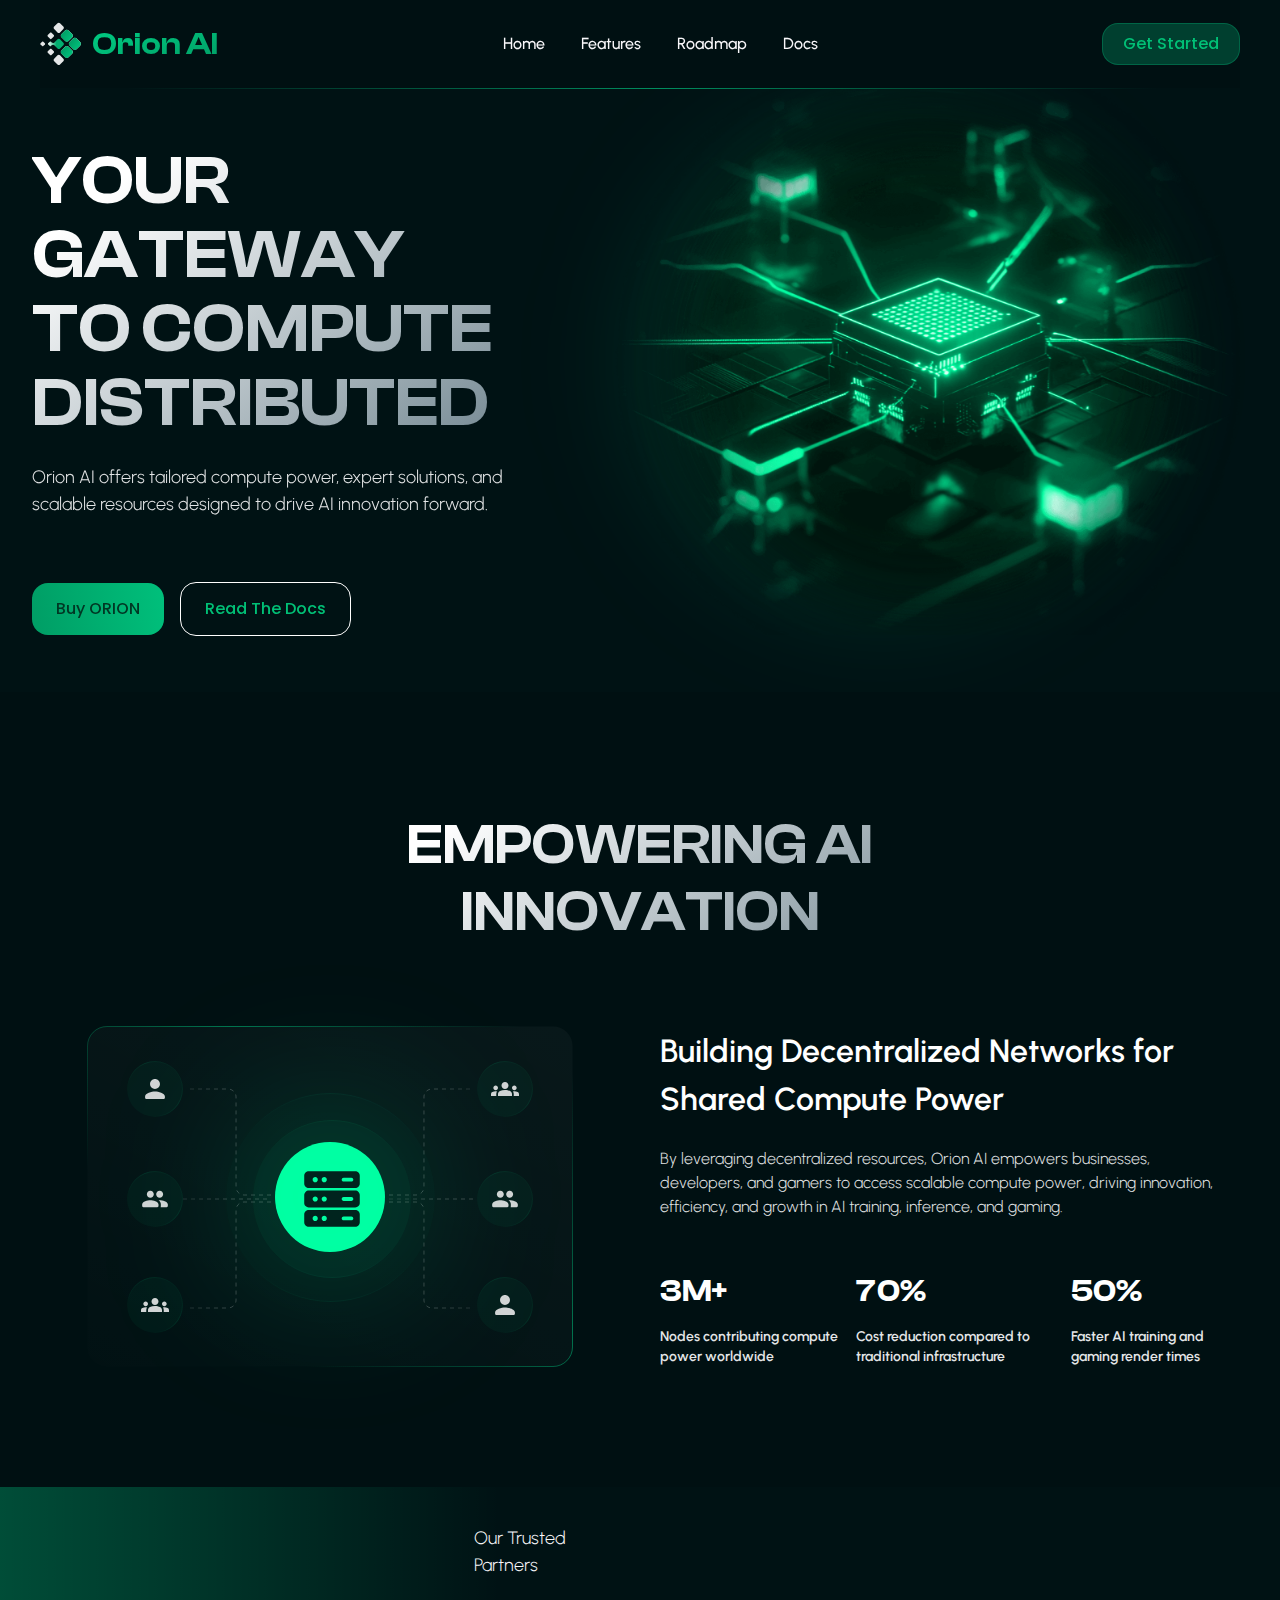
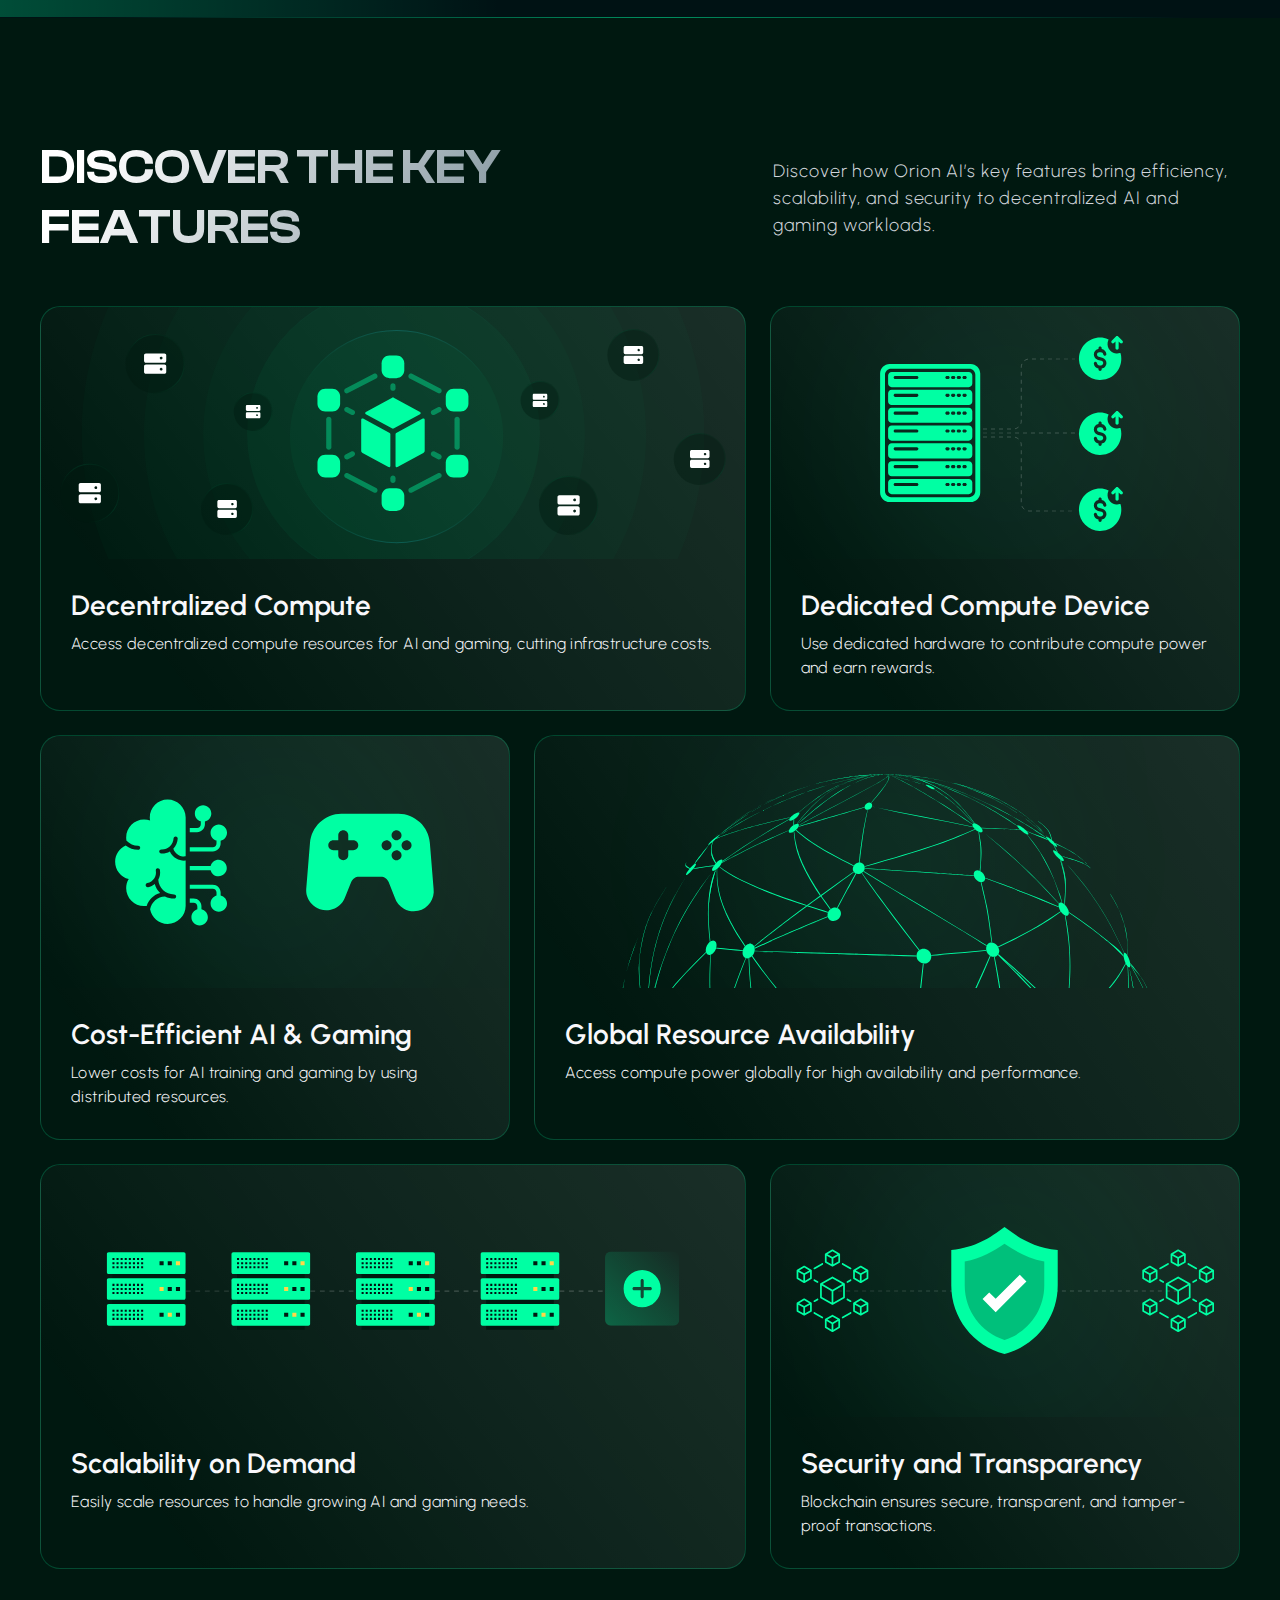
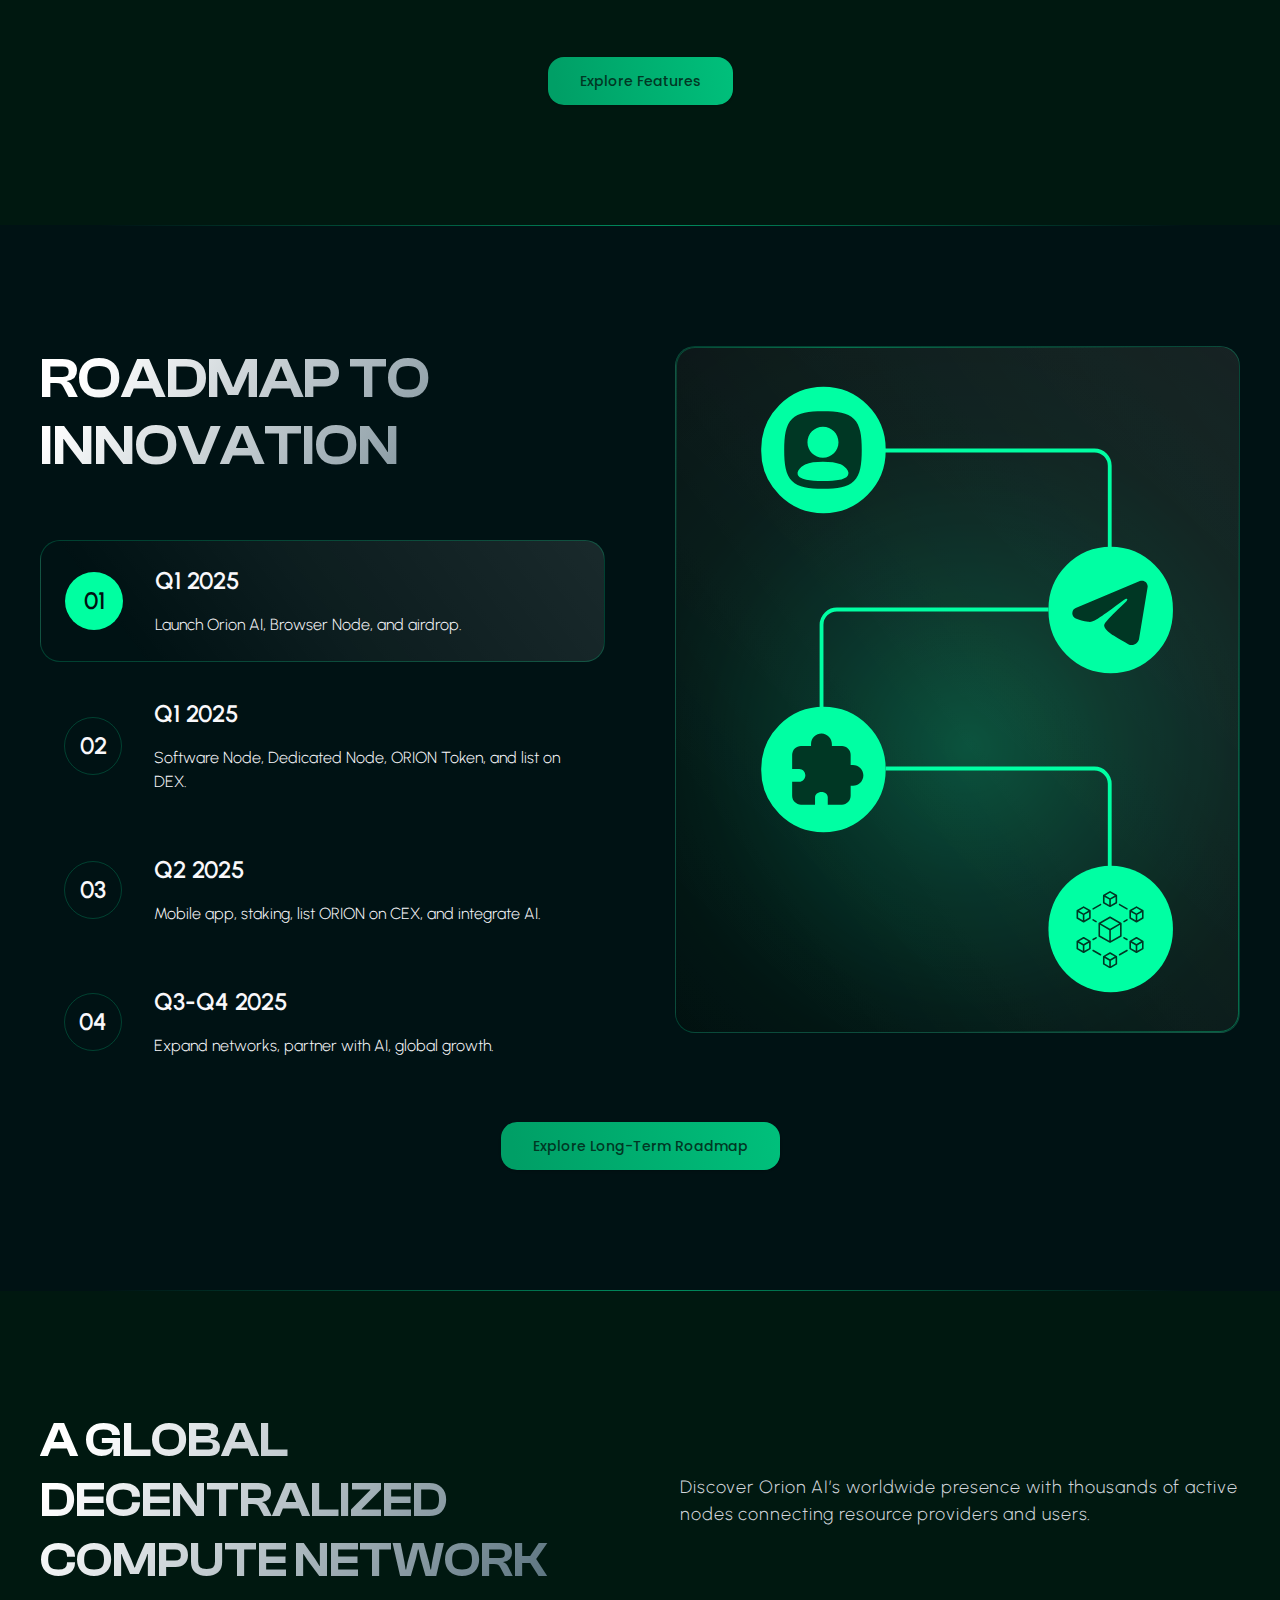
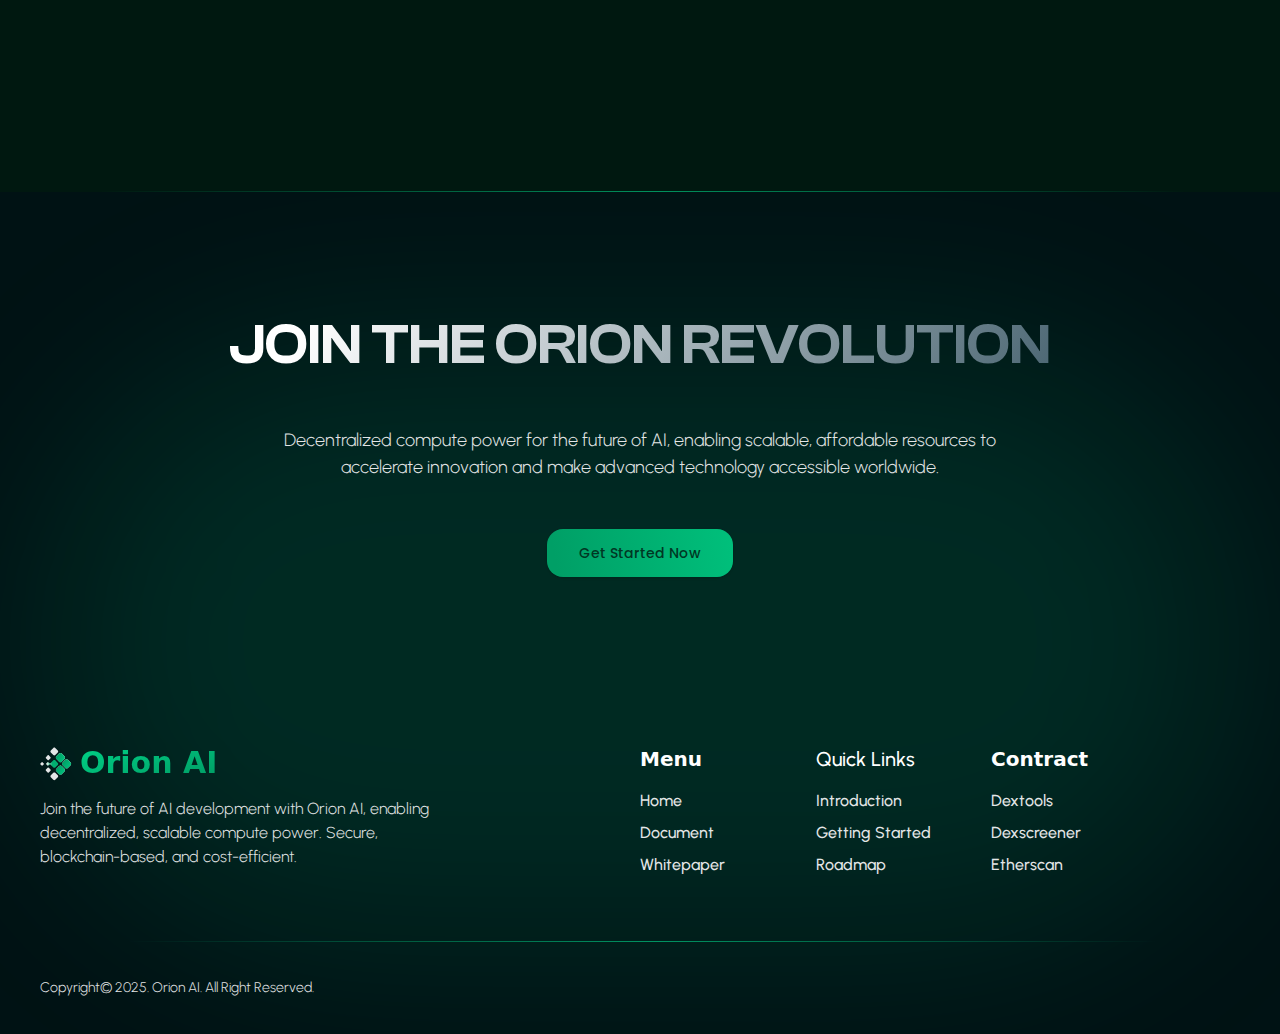
<file: index.html>
<!DOCTYPE html>
<html lang="en">
  <head>
    <meta charset="utf-8" />
    <meta name="viewport" content="width=device-width, initial-scale=1" />
    <link
      rel="stylesheet"
      href="/_next/static/css/fb9a9af3f6f81ba5.css"
      data-precedence="next"
    />
    <link
      rel="stylesheet"
      href="/_next/static/css/8e3f2aac07e1e1dd.css"
      data-precedence="next"
    />
    <link
      rel="stylesheet"
      href="/_next/static/css/22ff76f5fbcd07ed.css"
      data-precedence="next"
    />
    <link
      rel="preload"
      as="script"
      fetchPriority="low"
      href="/_next/static/chunks/webpack-7c1d3e7449a16462.js"
    />
    <script
      src="/_next/static/chunks/fd9d1056-443487c7a9f07fb9.js"
      async=""
    ></script>
    <script src="/_next/static/chunks/23-76954c03a5335333.js" async=""></script>
    <script
      src="/_next/static/chunks/main-app-2e660ed0290f68c3.js"
      async=""
    ></script>
    <script
      src="/_next/static/chunks/974-060ce2372c0943f3.js"
      async=""
    ></script>
    <script
      src="/_next/static/chunks/140-9466d18c6830cefc.js"
      async=""
    ></script>
    <script
      src="/_next/static/chunks/702-00412f75b5054bfe.js"
      async=""
    ></script>
    <script
      src="/_next/static/chunks/293-1b6ec0fb79df596c.js"
      async=""
    ></script>
    <script
      src="/_next/static/chunks/356-8fbb994fbba0650d.js"
      async=""
    ></script>
    <script
      src="/_next/static/chunks/app/page-3393d3b72f028485.js"
      async=""
    ></script>
    <script
      src="/_next/static/chunks/0e5ce63c-eefaf3873631e429.js"
      async=""
    ></script>
    <script
      src="/_next/static/chunks/684-5e3dfd0f7766e930.js"
      async=""
    ></script>
    <script
      src="/_next/static/chunks/956-f3745adcbf6cb992.js"
      async=""
    ></script>
    <script
      src="/_next/static/chunks/143-d68046820f01add5.js"
      async=""
    ></script>
    <script
      src="/_next/static/chunks/905-49e5346fd1a50b25.js"
      async=""
    ></script>
    <script
      src="/_next/static/chunks/app/layout-8e5290155925b8f7.js"
      async=""
    ></script>
    <script
      async=""
      src="https://www.googletagmanager.com/gtag/js?id=AW-16783507022"
    ></script>
    <script
      async=""
      src="https://www.googletagmanager.com/gtag/js?id=AW-16783517187"
    ></script>
    <link
      rel="preload"
      href="https://www.googletagmanager.com/gtag/js?id=G-ZWJGRM7TZZ"
      as="script"
    />
    <title>
      Orion AI - Decentralized Compute Network for AI Training, Inference, and
      Gaming Rendering
    </title>
    <meta
      name="description"
      content="Explore Orion AI, a decentralized compute network offering scalable solutions for AI training, inference, and gaming rendering. Unlock cost-efficient power and secure blockchain-based performance."
    />
    <link rel="icon" href="/icons/logo.svg" />
    <script>
      window.dataLayer = window.dataLayer || [];
      function gtag() {
        dataLayer.push(arguments);
      }
      gtag("js", new Date());
      gtag("config", "AW-16783507022");
    </script>
    <script>
      window.dataLayer = window.dataLayer || [];
      function gtag() {
        dataLayer.push(arguments);
      }
      gtag("js", new Date());
      gtag("config", "AW-16783517187");
    </script>
    <script
      src="/_next/static/chunks/polyfills-78c92fac7aa8fdd8.js"
      nomodule=""
    ></script>
  </head>
  <body>
    <style>
      #nprogress {
        pointer-events: none;
      }
      #nprogress .bar {
        background: #29d;
        position: fixed;
        z-index: 1600;
        top: 0;
        left: 0;
        width: 100%;
        height: 3px;
      }
      #nprogress .peg {
        display: block;
        position: absolute;
        right: 0;
        width: 100px;
        height: 100%;
        box-shadow: 0 0 10px #29d, 0 0 5px #29d;
        opacity: 1;
        -webkit-transform: rotate(3deg) translate(0px, -4px);
        -ms-transform: rotate(3deg) translate(0px, -4px);
        transform: rotate(3deg) translate(0px, -4px);
      }
      #nprogress .spinner {
        display: block;
        position: fixed;
        z-index: 1600;
        top: 15px;
        right: 15px;
      }
      #nprogress .spinner-icon {
        width: 18px;
        height: 18px;
        box-sizing: border-box;
        border: 2px solid transparent;
        border-top-color: #29d;
        border-left-color: #29d;
        border-radius: 50%;
        -webkit-animation: nprogress-spinner 400ms linear infinite;
        animation: nprogress-spinner 400ms linear infinite;
      }
      .nprogress-custom-parent {
        overflow: hidden;
        position: relative;
      }
      .nprogress-custom-parent #nprogress .bar,
      .nprogress-custom-parent #nprogress .spinner {
        position: absolute;
      }
      @-webkit-keyframes nprogress-spinner {
        0% {
          -webkit-transform: rotate(0deg);
        }
        100% {
          -webkit-transform: rotate(360deg);
        }
      }
      @keyframes nprogress-spinner {
        0% {
          transform: rotate(0deg);
        }
        100% {
          transform: rotate(360deg);
        }
      }
    </style>
    <div
      role="region"
      aria-label="Notifications (F8)"
      tabindex="-1"
      style="pointer-events: none"
    >
      <ol
        tabindex="-1"
        class="fixed bottom-0 z-[100] flex max-h-screen w-full flex-col-reverse p-4 sm:right-0 sm:flex-col md:top-0 md:max-w-[420px]"
      ></ol>
    </div>
    <div class="Toastify"></div>
    <script>
      !(function () {
        try {
          var d = document.documentElement,
            c = d.classList;
          c.remove("light", "dark");
          var e = localStorage.getItem("theme");
          if ("system" === e || (!e && false)) {
            var t = "(prefers-color-scheme: dark)",
              m = window.matchMedia(t);
            if (m.media !== t || m.matches) {
              d.style.colorScheme = "dark";
              c.add("dark");
            } else {
              d.style.colorScheme = "light";
              c.add("light");
            }
          } else if (e) {
            c.add(e || "");
          } else {
            c.add("dark");
          }
          if (e === "light" || e === "dark" || !e)
            d.style.colorScheme = e || "dark";
        } catch (e) {}
      })();
    </script>
    <main class="bg w-full max-w-[100%] overflow-hidden">
      <header
        class="w-full px-6 lg:px-8"
        style="
          opacity: 0;
          will-change: opacity, transform;
          transform: translateY(-200px);
        "
      >
        <nav
          class="relative z-[999] mx-auto flex max-w-[1200px] items-center justify-between bg-[#001012] py-5"
        >
          <a class="flex items-center gap-[10px]" href="/"
            ><img
              alt="Logo"
              loading="lazy"
              width="42"
              height="42"
              decoding="async"
              data-nimg="1"
              style="color: transparent"
              src="/icons/logo.svg"
            />
            <h1 class="clash-display-semibold text-color-primary text-[32px]">
              Orion AI
            </h1></a
          >
          <div class="hidden gap-9 lg:flex">
            <a
              class="urbanist text-base font-semibold hover:text-primary"
              href="/"
              >Home</a
            ><a
              class="urbanist cursor-pointer text-base font-semibold hover:text-primary"
              >Features</a
            ><a
              class="urbanist cursor-pointer text-base font-semibold hover:text-primary"
              >Roadmap</a
            ><a
              class="urbanist text-base font-semibold hover:text-primary"
              target="_blank"
              href="https://docs.orion-ai.cc"
              >Docs</a
            >
          </div>
          <div class="flex flex-row-reverse">
            <div class="ml-3 flex items-center lg:hidden">
              <svg
                xmlns="http://www.w3.org/2000/svg"
                width="32"
                height="32"
                viewBox="0 0 24 24"
                fill="none"
                stroke="currentColor"
                stroke-width="2"
                stroke-linecap="round"
                stroke-linejoin="round"
                class="lucide lucide-menu cursor-pointer"
              >
                <line x1="4" x2="20" y1="12" y2="12"></line>
                <line x1="4" x2="20" y1="6" y2="6"></line>
                <line x1="4" x2="20" y1="18" y2="18"></line>
              </svg>
            </div>
            <a
              class="poppins hidden rounded-2xl border border-[#00ffa333] bg-[#00FFA333] px-5 py-2 text-base font-bold text-[#00C076] transition duration-300 ease-in-out hover:border-secondary lg:flex"
              target="_blank"
              href="https://app.orion-ai.cc"
              >Get Started</a
            >
          </div>
        </nav>
        <div class="z-[1]">
          <div aria-expanded="false" class="relative">
            <div class="absolute top-0 z-[999] w-full bg-[#001214]">
              <div
                class="w-full flex-col items-center justify-center gap-9 p-8 lg:hidden hidden"
                style="height: 0px; opacity: 1"
              >
                <a
                  class="urbanist text-base font-semibold hover:text-primary"
                  href="/"
                  >Home</a
                ><a
                  class="urbanist cursor-pointer text-base font-semibold hover:text-primary"
                  >Features</a
                ><a
                  class="urbanist cursor-pointer text-base font-semibold hover:text-primary"
                  >Roadmap</a
                ><a
                  target="_blank"
                  class="urbanist text-base font-semibold hover:text-primary"
                  href="https://docs.orion-ai.cc"
                  >Docs</a
                ><a
                  class="poppins rounded-2xl border border-[#00ffa333] bg-[#00FFA333] px-8 py-3 text-base font-bold text-[#00C076] transition duration-300 ease-in-out hover:border-secondary"
                  target="_blank"
                  href="https://app.orion-ai.cc"
                  >Get Started</a
                >
              </div>
              <div class="h-[1px] w-full bg-bleeding"></div>
            </div>
          </div>
        </div>
      </header>
      <section class="mx-auto max-w-7xl px-4 sm:px-6 lg:px-8">
        <div
          class="relative flex flex-col items-center justify-between py-12 md:py-14 lg:flex-row"
        >
          <div class="mb-8 w-full text-center lg:mb-0 lg:w-1/2 lg:text-left">
            <div class="flex flex-col gap-[48px] xl:gap-[64px]">
              <div class="flex flex-col gap-[24px]">
                <h1
                  class="clash-display-semibold bg-gradient-light bg-clip-text text-3xl font-bold leading-tight text-transparent lg:max-w-[468px] lg:text-[48px] xl:text-[68px] xl:leading-[74px]"
                  style="opacity: 0; transform: translateX(-100px)"
                >
                  YOUR GATEWAY TO COMPUTE DISTRIBUTED
                </h1>
                <p
                  class="urbanist mx-auto max-w-2xl text-base font-normal text-lightGray lg:mx-0 lg:max-w-[500px] lg:text-lg"
                  style="opacity: 0; transform: translateX(-100px)"
                >
                  Orion AI offers tailored compute power, expert solutions, and
                  scalable resources designed to drive AI innovation forward.
                </p>
              </div>
              <div
                class="flex flex-row items-center justify-center gap-4 lg:justify-start"
                style="opacity: 0; transform: translateX(-100px)"
              >
                <a
                  class="poppins max-w-[200px] rounded-2xl bg-primary-gradient px-4 py-3.5 text-center text-base font-bold text-[#003724] transition duration-300 ease-in-out hover:bg-[rgb(0,214,139)] hover:shadow-hover md:px-6"
                  href="https://app.uniswap.org/#/swap?inputCurrency=eth&outputCurrency=0x5ba24cA89835F85134cb84440a773c88961d3771"
                  >Buy ORION</a
                ><a
                  class="poppins max-w-[200px] rounded-2xl border border-white px-4 py-3.5 text-center text-base font-bold text-[#00C076] transition duration-300 ease-in-out hover:bg-white hover:text-black md:px-6"
                  target="_blank"
                  href="https://docs.orion-ai.cc/"
                  >Read The Docs</a
                >
              </div>
            </div>
          </div>
          <div
            class="right-0 top-0 z-[-1] w-full max-lg:mt-[-80px] lg:absolute lg:w-3/5"
            style="opacity: 0; transform: translateX(100px)"
          >
            <div class="relative">
              <img
                alt="Decentralized Network Visualization"
                loading="lazy"
                width="1806"
                height="1600"
                decoding="async"
                data-nimg="1"
                class="relative h-auto w-full lg:hidden"
                style="color: transparent"
                src="/images/header/bg_make_optimized_mobile.png"
              /><img
                alt="Decentralized Network Visualization"
                loading="lazy"
                width="1806"
                height="1354"
                decoding="async"
                data-nimg="1"
                class="relative hidden h-auto w-full lg:block"
                style="color: transparent"
                src="/images/header/bg_make_optimized.png"
              /><img
                alt="Overlay"
                loading="lazy"
                width="1074"
                height="1074"
                decoding="async"
                data-nimg="1"
                class="absolute left-1/2 top-1/2 z-[-1] -translate-x-1/2 -translate-y-1/2 transform"
                style="color: transparent"
                src="/images/header/overlay3.svg"
              />
            </div>
          </div>
        </div>
      </section>
      <section
        class="relative flex w-full flex-col gap-[40px] bg-[#001012] px-6 py-[120px] text-white sm:gap-20"
      >
        <div class="mx-auto w-full max-w-[1200px] text-center">
          <h1
            class="clash-display-semibold mx-auto bg-gradient-light bg-clip-text text-[32px] leading-[38px] text-transparent lg:max-w-[50%] lg:text-[56px] lg:leading-[67px]"
            style="opacity: 0; transform: translateY(50px)"
          >
            EMPOWERING AI <br />INNOVATION
          </h1>
        </div>
        <div
          class="mx-auto flex w-full max-w-[1200px] flex-col gap-10 lg:flex-row lg:items-center lg:justify-between"
        >
          <div
            class="flex justify-center lg:mb-0 lg:w-1/2 lg:justify-start"
            style="opacity: 0; transform: translateX(-100px)"
          >
            <div class="flex w-full items-center justify-center">
              <div class="relative flex items-center justify-center">
                <img
                  alt="Overlay"
                  loading="lazy"
                  width="609"
                  height="609"
                  decoding="async"
                  data-nimg="1"
                  class="absolute left-1/2 top-1/2 -translate-x-1/2 -translate-y-1/2 transform"
                  style="color: transparent"
                  src="/images/empowering/overlay2.svg"
                /><img
                  alt="decentralized banner"
                  loading="lazy"
                  width="690"
                  height="328"
                  decoding="async"
                  data-nimg="1"
                  class="lg:hidden"
                  style="color: transparent"
                  src="/images/empowering/decentralized_banner_mobile.svg"
                /><img
                  alt="decentralized banner"
                  loading="lazy"
                  width="486"
                  height="341"
                  decoding="async"
                  data-nimg="1"
                  class="hidden lg:block"
                  style="color: transparent"
                  src="/images/empowering/decentralized_banner_no_overlay.svg"
                />
              </div>
            </div>
          </div>
          <div
            class="z-1 relative w-full text-center lg:w-1/2 lg:text-left"
            style="opacity: 0; transform: translateX(100px)"
          >
            <p
              class="urbanist w-full text-[24px] font-bold md:text-[32px] lg:max-w-xl"
            >
              Building Decentralized Networks for Shared Compute Power
            </p>
            <p
              class="urbanist mt-6 w-full text-base font-normal text-[#E4E6E7] lg:max-w-xl"
            >
              By leveraging decentralized resources, Orion AI empowers
              businesses, developers, and gamers to access scalable compute
              power, driving innovation, efficiency, and growth in AI training,
              inference, and gaming.
            </p>
            <div
              class="urbanist mt-12 flex flex-col items-center justify-center gap-5 md:flex-row md:gap-2"
            >
              <div
                class="flex w-[180px] flex-col items-center lg:w-auto lg:items-start"
              >
                <h3 class="clash-display-semibold mb-3 text-[32px]">3M+</h3>
                <p class="text-sm font-bold text-[#E4E6E7]">
                  Nodes contributing compute power worldwide
                </p>
              </div>
              <div
                class="flex w-[180px] flex-col items-center lg:w-auto lg:items-start"
              >
                <h3 class="clash-display-semibold mb-3 text-[32px]">70%</h3>
                <p class="text-sm font-bold text-[#E4E6E7]">
                  Cost reduction compared to traditional infrastructure
                </p>
              </div>
              <div
                class="flex w-[180px] flex-col items-center lg:w-auto lg:items-start"
              >
                <h3 class="clash-display-semibold mb-3 text-[32px]">50%</h3>
                <p class="text-sm font-bold text-[#E4E6E7]">
                  Faster AI training and gaming render times
                </p>
              </div>
            </div>
          </div>
        </div>
      </section>
      <section
        class="relative flex h-[144px] w-full flex-col lg:h-[130px] lg:flex-row"
      >
        <div
          class="absolute left-0 flex h-full w-full items-center justify-center lg:w-[500px] lg:bg-partner"
        ></div>
        <div
          class="justify-left flex w-full items-center justify-center md:hidden lg:w-[300px]"
          style="opacity: 0; transform: translateX(-50px)"
        >
          <p class="urbanist text-left text-lg font-normal">
            Our Trusted Partners
          </p>
        </div>
        <div class="mx-auto flex h-full max-w-[1200px]">
          <div
            class="justify-left hidden w-full items-center md:flex lg:w-[300px]"
            style="opacity: 0; transform: translateX(-50px)"
          >
            <p class="urbanist text-left text-lg font-normal">
              Our Trusted Partners
            </p>
          </div>
          <div
            class="relative flex h-full w-full items-center px-4"
            style="opacity: 0; transform: translateX(50px)"
          >
            <div
              class="relative w-full"
              style="
                mask-image: linear-gradient(
                  to right,
                  rgba(0, 0, 0, 0) 0%,
                  rgb(0, 0, 0) 12.5%,
                  rgb(0, 0, 0) 87.5%,
                  rgba(0, 0, 0, 0) 100%
                );
                -webkit-mask-image: linear-gradient(
                  to right,
                  rgba(0, 0, 0, 0) 0%,
                  rgb(0, 0, 0) 12.5%,
                  rgb(0, 0, 0) 87.5%,
                  rgba(0, 0, 0, 0) 100%
                );
              "
            ></div>
          </div>
        </div>
      </section>
      <div class="h-[1px] w-full bg-bleeding"></div>
      <section
        class="bg-[#001810] px-6 py-[80px] lg:gap-14 lg:px-8 lg:py-[120px]"
      >
        <div
          class="mx-auto flex w-full max-w-[1200px] flex-col items-center justify-center gap-12"
        >
          <div
            class="flex w-full flex-col items-center justify-between gap-6 md:flex-row md:gap-5 lg:gap-20"
          >
            <h1
              class="clash-display-semibold w-full bg-gradient3 bg-clip-text text-center text-3xl font-semibold leading-snug text-transparent md:w-3/6 md:text-left md:text-5xl md:leading-tight lg:w-7/12"
              style="opacity: 0; transform: translateX(-50px)"
            >
              <div>DISCOVER THE KEY FEATURES</div>
            </h1>
            <p
              class="urbanist w-full text-center text-lg font-normal tracking-wider text-gray-300 md:w-3/6 md:text-left lg:w-5/12"
              style="opacity: 0; transform: translateX(50px)"
            >
              Discover how Orion AI’s key features bring efficiency,
              scalability, and security to decentralized AI and gaming
              workloads.
            </p>
          </div>
          <div class="flex flex-wrap justify-between gap-6">
            <div
              class="flex w-full flex-wrap justify-between gap-6 md:flex-row md:flex-nowrap"
            >
              <div
                class="w-full overflow-hidden rounded-[20px] border border-[#00ffa333] bg-gradient-card md:w-full lg:w-3/5"
                style="opacity: 0; transform: translateX(-50px)"
              >
                <div class="flex h-full flex-col">
                  <div
                    class="h-[252px] w-full bg-[url(&#x27;/images/key-feature/decentralized-compute-mobile.svg&#x27;)] bg-cover bg-center sm:h-[350px] md:h-[252px] lg:bg-[url(&#x27;/images/key-feature/decentralized-compute.svg&#x27;)]"
                  ></div>
                  <div
                    class="flex flex-col gap-[10px] px-[30px] py-5 md:py-[30px]"
                  >
                    <h2 class="urbanist text-[28px] font-bold leading-[33px]">
                      Decentralized Compute
                    </h2>
                    <p class="urbanist text-normal font-base tracking-wide">
                      Access decentralized compute resources for AI and gaming,
                      cutting infrastructure costs.
                    </p>
                  </div>
                </div>
              </div>
              <div
                class="w-full overflow-hidden rounded-[20px] border border-[#00ffa333] bg-gradient-card md:w-full lg:w-2/5"
                style="opacity: 0; transform: translateX(50px)"
              >
                <div class="flex h-full flex-col">
                  <div
                    class="h-[252px] w-full bg-[url(&#x27;/images/key-feature/dedicated-compute-device-mobile.svg&#x27;)] bg-cover bg-center sm:h-[350px] md:h-[252px] lg:bg-[url(&#x27;/images/key-feature/dedicated-compute-device.svg&#x27;)]"
                  ></div>
                  <div
                    class="flex flex-col gap-[10px] px-[30px] py-5 md:py-[30px]"
                  >
                    <h2 class="urbanist text-[28px] font-bold leading-[33px]">
                      Dedicated Compute Device
                    </h2>
                    <p class="urbanist text-normal font-base tracking-wide">
                      Use dedicated hardware to contribute compute power and
                      earn rewards.
                    </p>
                  </div>
                </div>
              </div>
            </div>
            <div
              class="flex w-full flex-wrap justify-between gap-6 md:flex-row md:flex-nowrap"
            >
              <div
                class="w-full overflow-hidden rounded-[20px] border border-[#00ffa333] bg-gradient-card md:w-full lg:w-2/5"
                style="opacity: 0; transform: translateX(-50px)"
              >
                <div class="flex h-full flex-col">
                  <div
                    class="h-[252px] w-full bg-[url(&#x27;/images/key-feature/cost-effective-mobile.svg&#x27;)] bg-cover bg-center sm:h-[350px] md:h-[252px] lg:bg-[url(&#x27;/images/key-feature/cost-effective.svg&#x27;)]"
                  ></div>
                  <div
                    class="flex flex-col gap-[10px] px-[30px] py-5 md:py-[30px]"
                  >
                    <h2 class="urbanist text-[28px] font-bold leading-[33px]">
                      Cost-Efficient AI &amp; Gaming
                    </h2>
                    <p class="urbanist text-normal font-base tracking-wide">
                      Lower costs for AI training and gaming by using
                      distributed resources.
                    </p>
                  </div>
                </div>
              </div>
              <div
                class="w-full overflow-hidden rounded-[20px] border border-[#00ffa333] bg-gradient-card md:w-full lg:w-3/5"
                style="opacity: 0; transform: translateX(50px)"
              >
                <div class="flex h-full flex-col">
                  <div
                    class="h-[252px] w-full bg-[url(&#x27;/images/key-feature/global-resource-2-mobile.svg&#x27;)] bg-cover bg-center sm:h-[350px] md:h-[252px] lg:bg-[url(&#x27;/images/key-feature/global-resource-2.svg&#x27;)]"
                  ></div>
                  <div
                    class="flex flex-col gap-[10px] px-[30px] py-5 md:py-[30px]"
                  >
                    <h2 class="urbanist text-[28px] font-bold leading-[33px]">
                      Global Resource Availability
                    </h2>
                    <p class="urbanist text-normal font-base tracking-wide">
                      Access compute power globally for high availability and
                      performance.
                    </p>
                  </div>
                </div>
              </div>
            </div>
            <div
              class="flex w-full flex-wrap justify-between gap-6 md:flex-row md:flex-nowrap"
            >
              <div
                class="w-full overflow-hidden rounded-[20px] border border-[#00ffa333] bg-gradient-card md:w-full lg:w-3/5"
                style="opacity: 0; transform: translateX(-50px)"
              >
                <div class="flex h-full flex-col">
                  <div
                    class="h-[252px] w-full bg-[url(&#x27;/images/key-feature/scale-on-demand-mobile.svg&#x27;)] bg-cover bg-center sm:h-[350px] md:h-[252px] lg:bg-[url(&#x27;/images/key-feature/scale-on-demand.svg&#x27;)]"
                  ></div>
                  <div
                    class="flex flex-col gap-[10px] px-[30px] py-5 md:py-[30px]"
                  >
                    <h2 class="urbanist text-[28px] font-bold leading-[33px]">
                      Scalability on Demand
                    </h2>
                    <p class="urbanist text-normal font-base tracking-wide">
                      Easily scale resources to handle growing AI and gaming
                      needs.
                    </p>
                  </div>
                </div>
              </div>
              <div
                class="w-full overflow-hidden rounded-[20px] border border-[#00ffa333] bg-gradient-card md:w-full lg:w-2/5"
                style="opacity: 0; transform: translateX(50px)"
              >
                <div class="flex h-full flex-col">
                  <div
                    class="h-[252px] w-full bg-[url(&#x27;/images/key-feature/security-transparent-mobile.svg&#x27;)] bg-cover bg-center sm:h-[350px] md:h-[252px] lg:bg-[url(&#x27;/images/key-feature/security-transparent.svg&#x27;)]"
                  ></div>
                  <div
                    class="flex flex-col gap-[10px] px-[30px] py-5 md:py-[30px]"
                  >
                    <h2 class="urbanist text-[28px] font-bold leading-[33px]">
                      Security and Transparency
                    </h2>
                    <p class="urbanist text-normal font-base tracking-wide">
                      Blockchain ensures secure, transparent, and tamper-proof
                      transactions.
                    </p>
                  </div>
                </div>
              </div>
            </div>
          </div>
          <div
            class="mt-10 text-center"
            style="opacity: 0; transform: translateY(50px)"
          >
            <a target="_blank" href="https://docs.orion-ai.cc/"
              ><button
                class="inline-flex items-center justify-center text-sm focus-visible:outline-none focus-visible:ring-1 focus-visible:ring-ring disabled:pointer-events-none disabled:opacity-50 shadow poppins h-12 rounded-2xl bg-primary-gradient px-8 py-[14px] font-semibold text-[#003724] transition duration-300 ease-in-out hover:bg-[rgb(0,214,139)] hover:shadow-hover"
              >
                Explore Features
              </button></a
            >
          </div>
        </div>
      </section>
      <div class="h-[1px] w-full bg-bleeding"></div>
      <section class="w-full px-6 py-[80px] lg:gap-14 lg:px-8 lg:py-[120px]">
        <div class="mx-auto w-full max-w-[1200px]">
          <div class="flex flex-col gap-[70px] lg:flex-row">
            <div class="flex w-full flex-col gap-[60px] lg:w-1/2">
              <h1
                class="clash-display-semibold bg-gradient3 bg-clip-text text-center text-[32px] leading-[38px] text-transparent sm:text-left lg:text-[56px] lg:leading-[67px]"
                style="opacity: 0; transform: translateX(-50px)"
              >
                <div>ROADMAP TO INNOVATION</div>
              </h1>
              <div class="flex flex-col gap-3">
                <div
                  class="w-full max-lg:rounded-xl max-lg:border max-lg:border-[#00ffa333] max-lg:bg-article border border-[#00ffa333] bg-article lg:rounded-[20px]"
                  style="opacity: 0; transform: translateX(-50px)"
                >
                  <div class="flex items-center gap-3 p-3 lg:gap-8 lg:p-6">
                    <div
                      class="urbanist relative flex min-h-[38px] min-w-[38px] items-center justify-center rounded-full text-base font-bold lg:min-h-[58px] lg:min-w-[58px] lg:text-2xl bg-secondary text-[#001012]"
                    >
                      01
                    </div>
                    <div class="flex flex-col gap-1 lg:gap-4">
                      <h3 class="urbanist text-base font-bold lg:text-2xl">
                        Q1 2025
                      </h3>
                      <p
                        class="urbanist text-xs font-normal leading-6 lg:text-base"
                      >
                        Launch Orion AI, Browser Node, and airdrop.
                      </p>
                    </div>
                  </div>
                </div>
                <div
                  class="w-full max-lg:rounded-xl max-lg:border max-lg:border-[#00ffa333] max-lg:bg-article"
                  style="opacity: 0; transform: translateX(-50px)"
                >
                  <div class="flex items-center gap-3 p-3 lg:gap-8 lg:p-6">
                    <div
                      class="urbanist relative flex min-h-[38px] min-w-[38px] items-center justify-center rounded-full text-base font-bold lg:min-h-[58px] lg:min-w-[58px] lg:text-2xl border border-[#00ffa333]"
                    >
                      02
                    </div>
                    <div class="flex flex-col gap-1 lg:gap-4">
                      <h3 class="urbanist text-base font-bold lg:text-2xl">
                        Q1 2025
                      </h3>
                      <p
                        class="urbanist text-xs font-normal leading-6 lg:text-base"
                      >
                        Software Node, Dedicated Node, ORION Token, and list on
                        DEX.
                      </p>
                    </div>
                  </div>
                </div>
                <div
                  class="w-full max-lg:rounded-xl max-lg:border max-lg:border-[#00ffa333] max-lg:bg-article"
                  style="opacity: 0; transform: translateX(-50px)"
                >
                  <div class="flex items-center gap-3 p-3 lg:gap-8 lg:p-6">
                    <div
                      class="urbanist relative flex min-h-[38px] min-w-[38px] items-center justify-center rounded-full text-base font-bold lg:min-h-[58px] lg:min-w-[58px] lg:text-2xl border border-[#00ffa333]"
                    >
                      03
                    </div>
                    <div class="flex flex-col gap-1 lg:gap-4">
                      <h3 class="urbanist text-base font-bold lg:text-2xl">
                        Q2 2025
                      </h3>
                      <p
                        class="urbanist text-xs font-normal leading-6 lg:text-base"
                      >
                        Mobile app, staking, list ORION on CEX, and integrate AI.
                      </p>
                    </div>
                  </div>
                </div>
                <div
                  class="w-full max-lg:rounded-xl max-lg:border max-lg:border-[#00ffa333] max-lg:bg-article"
                  style="opacity: 0; transform: translateX(-50px)"
                >
                  <div class="flex items-center gap-3 p-3 lg:gap-8 lg:p-6">
                    <div
                      class="urbanist relative flex min-h-[38px] min-w-[38px] items-center justify-center rounded-full text-base font-bold lg:min-h-[58px] lg:min-w-[58px] lg:text-2xl border border-[#00ffa333]"
                    >
                      04
                    </div>
                    <div class="flex flex-col gap-1 lg:gap-4">
                      <h3 class="urbanist text-base font-bold lg:text-2xl">
                        Q3-Q4 2025
                      </h3>
                      <p
                        class="urbanist text-xs font-normal leading-6 lg:text-base"
                      >
                        Expand networks, partner with AI, global growth.
                      </p>
                    </div>
                  </div>
                </div>
              </div>
            </div>
            <div
              class="flex w-full justify-end lg:w-1/2"
              style="opacity: 0; transform: translateX(50px)"
            >
              <div
                class="flex h-fit max-h-[716px] w-fit max-w-[588px] flex-col justify-between rounded-[20px] border border-[#00ffa333] bg-article"
              >
                <img
                  alt="Ornament"
                  loading="lazy"
                  width="588"
                  height="716"
                  decoding="async"
                  data-nimg="1"
                  style="color: transparent"
                  src="/images/roadmap/growing1.svg"
                />
              </div>
            </div>
          </div>
          <div
            class="mt-10 text-center"
            style="opacity: 0; transform: translateY(50px)"
          >
            <a target="_blank" href="https://docs.orion-ai.cc/product/roadmap"
              ><button
                class="inline-flex items-center justify-center text-sm focus-visible:outline-none focus-visible:ring-1 focus-visible:ring-ring disabled:pointer-events-none disabled:opacity-50 shadow poppins h-12 rounded-2xl bg-primary-gradient px-8 py-[14px] font-semibold text-[#003724] transition duration-300 ease-in-out hover:bg-[rgb(0,214,139)] hover:shadow-hover"
              >
                Explore Long-Term Roadmap
              </button></a
            >
          </div>
        </div>
      </section>
      <div class="h-[1px] w-full bg-bleeding"></div>
      <section class="w-full bg-[#001810]">
        <div class="px-6 py-[80px] lg:gap-14 lg:px-8 lg:py-[120px]">
          <div
            class="mx-auto flex w-full max-w-[1200px] flex-col items-center justify-center"
          >
            <div
              class="flex w-full flex-col items-center justify-between gap-6 md:flex-row md:gap-20"
            >
              <h1
                class="clash-display-semibold text-uppercase w-full bg-gradient3 bg-clip-text text-center text-3xl font-semibold text-transparent md:w-3/6 md:text-left md:text-5xl md:leading-tight"
                style="opacity: 0; transform: translateX(-50px)"
              >
                A GLOBAL DECENTRALIZED COMPUTE NETWORK
              </h1>
              <p
                class="urbanist w-full text-center text-lg font-normal tracking-wider text-gray-300 md:w-3/6 md:text-left"
                style="opacity: 0; transform: translateX(50px)"
              >
                Discover Orion AI’s worldwide presence with thousands of active
                nodes connecting resource providers and users.
              </p>
            </div>
          </div>
        </div>
        <div
          class="relative mx-auto mt-10 hidden max-h-[531px] w-full max-w-[1200px] bg-cover md:block lg:mt-20"
        >
          <div
            class="pointer-events-none absolute inset-0"
            style="
              background: radial-gradient(
                70.68% 104.35% at 50% 0%,
                rgba(0, 24, 16, 0.05) 48.91%,
                rgba(0, 24, 16, 0) 51%,
                #001810 100%
              );
              z-index: 10;
            "
          ></div>
        </div>
        <img
          alt="Global Decentralized Network Mobile"
          loading="lazy"
          width="1602"
          height="531"
          decoding="async"
          data-nimg="1"
          class="mt-10 block w-full bg-cover md:hidden"
          style="color: transparent"
          src="/images/global/decentralized-network-mobile.png"
        />
        <div class="h-[1px] w-full bg-bleeding"></div>
      </section>
      <section
        class="relative px-6 py-[80px] text-center lg:gap-14 lg:px-8 lg:py-[120px]"
      >
        <div
          class="absolute left-1/2 top-0 -translate-x-1/2 translate-y-1/4"
          style="
            width: 1200px;
            height: 600px;
            border-radius: 929px;
            background: rgba(0, 255, 163, 0.1);
            filter: blur(100px);
            z-index: -1;
          "
        ></div>
        <div
          class="relative z-10 mx-auto flex w-full max-w-[1200px] flex-col items-center justify-center gap-12 text-lightGray"
        >
          <h1
            class="clash-display-semibold max-w-[70%] bg-gradient3 bg-clip-text text-[32px] leading-[38px] text-transparent lg:text-[56px] lg:leading-[67px]"
            style="opacity: 0; transform: translateY(50px)"
          >
            JOIN THE ORION REVOLUTION
          </h1>
          <p
            class="urbanist max-w-3xl text-lg font-normal"
            style="opacity: 0; transform: translateY(50px)"
          >
            Decentralized compute power for the future of AI, enabling scalable,
            affordable resources to accelerate innovation and make advanced
            technology accessible worldwide.
          </p>
          <div style="opacity: 0; transform: translateY(50px)">
            <a
              href="https://docs.orion-ai.cc/getting-started/quick-start-guide"
              ><button
                class="inline-flex items-center justify-center text-sm focus-visible:outline-none focus-visible:ring-1 focus-visible:ring-ring disabled:pointer-events-none disabled:opacity-50 shadow poppins h-12 rounded-2xl bg-primary-gradient px-8 py-[14px] font-semibold text-[#003724] transition duration-300 ease-in-out hover:bg-[rgb(0,214,139)] hover:shadow-hover"
              >
                Get Started Now
              </button></a
            >
          </div>
        </div>
      </section>
      <footer class="px-6 pt-12 text-lightGray lg:px-8">
        <div
          class="mx-auto flex max-w-[1200px] flex-col justify-between gap-9 lg:flex-row"
        >
          <div
            class="flex w-full flex-col items-center lg:w-2/6 lg:items-start"
            style="opacity: 0; transform: translateX(-50px)"
          >
            <div class="mb-4 flex items-center">
              <div class="mr-2 h-8 w-8">
                <img
                  alt="Logo Orion AI"
                  loading="lazy"
                  width="42"
                  height="42"
                  decoding="async"
                  data-nimg="1"
                  style="color: transparent"
                  src="/icons/logo.svg"
                />
              </div>
              <span class="text-color-primary text-3xl font-bold"
                >Orion AI</span
              >
            </div>
            <p
              class="urbanist mb-4 max-w-3xl text-center text-base font-normal lg:text-left"
            >
              Join the future of AI development with Orion AI, enabling
              decentralized, scalable compute power. Secure, blockchain-based,
              and cost-efficient.
            </p>
            <div class="flex space-x-4">
              <a
                class="text-lightGray hover:text-white"
                target="_blank"
                href="https://t.me/OrionAI_ERC20"
                ><img
                  alt="X"
                  loading="lazy"
                  width="24"
                  height="24"
                  decoding="async"
                  data-nimg="1"
                  style="color: transparent"
                  src="/icons/x.svg" /></a
              ><a
                class="text-lightGray hover:text-white"
                target="_blank"
                href="https://t.me/OrionAI_ERC20"
                ><img
                  alt="Telegram"
                  loading="lazy"
                  width="24"
                  height="24"
                  decoding="async"
                  data-nimg="1"
                  style="color: transparent"
                  src="/icons/telegram-3.svg" /></a
              ><a
                class="text-lightGray hover:text-white"
                target="_blank"
                href="https://www.dextools.io/app/en/ether/pair-explorer/0x5ba24cA89835F85134cb84440a773c88961d3771"
                ><img
                  alt="Discord"
                  loading="lazy"
                  width="24"
                  height="24"
                  decoding="async"
                  data-nimg="1"
                  style="color: transparent"
                  src="/dextools.svg"
              /></a>
            </div>
          </div>
          <div
            class="flex w-full flex-col justify-center gap-8 md:flex-row lg:w-1/2 lg:justify-end"
            style="opacity: 0; transform: translateX(50px)"
          >
            <div class="text-center lg:w-[173px] lg:text-left">
              <h3 class="mb-4 text-lg text-xl font-semibold text-white">
                Menu
              </h3>
              <ul class="space-y-2">
                <li>
                  <a
                    class="urbanist text-sm font-normal text-lightGray hover:text-primary lg:text-base lg:font-semibold"
                    href="/"
                    >Home</a
                  >
                </li>
                <li>
                  <a
                    class="urbanist text-sm font-normal text-lightGray hover:text-primary lg:text-base lg:font-semibold"
                    target="_blank"
                    href="https://docs.orion-ai.cc"
                    >Document</a
                  >
                </li>
                <li>
                  <a
                    class="urbanist text-sm font-normal text-lightGray hover:text-primary lg:text-base lg:font-semibold"
                    target="_blank"
                    href="https://docs.orion-ai.cc/introduction/whitepaper"
                    >Whitepaper</a
                  >
                </li>
              </ul>
            </div>
            <div class="text-center lg:w-[173px] lg:text-left">
              <h3 class="urbanist mb-4 text-xl font-semibold text-white">
                Quick Links
              </h3>
              <ul class="space-y-2">
                <li>
                  <a
                    class="urbanist text-sm font-normal text-lightGray hover:text-primary lg:text-base lg:font-semibold"
                    target="_blank"
                    href="https://docs.orion-ai.cc/introduction/overview"
                    >Introduction</a
                  >
                </li>
                <li>
                  <a
                    class="urbanist text-sm font-normal text-lightGray hover:text-primary lg:text-base lg:font-semibold"
                    target="_blank"
                    href="https://docs.orion-ai.cc/getting-started/quick-start-guide"
                    >Getting Started</a
                  >
                </li>
                <li>
                  <a
                    class="urbanist text-sm font-normal text-lightGray hover:text-primary lg:text-base lg:font-semibold"
                    target="_blank"
                    href="https://docs.orion-ai.cc/product/roadmap"
                    >Roadmap</a
                  >
                </li>
              </ul>
            </div>
            <div class="w-full text-center md:w-[300px] lg:text-left">
              <h3 class="mb-4 text-lg text-xl font-semibold text-white">
                Contract
              </h3>
              <ul class="space-y-2">
                <li>
                  <a
                    target="_blank"
                    class="urbanist text-sm font-normal text-lightGray hover:text-primary lg:text-base lg:font-semibold"
                    href="https://www.dextools.io/app/en/ether/pair-explorer/0x5ba24cA89835F85134cb84440a773c88961d3771"
                    >Dextools</a
                  >
                </li>
                <li>
                  <a
                    target="_blank"
                    class="urbanist text-sm font-normal text-lightGray hover:text-primary lg:text-base lg:font-semibold"
                    href="https://dexscreener.com/ethereum/0x5ba24cA89835F85134cb84440a773c88961d3771"
                    >Dexscreener</a
                  >
                </li>
                <li>
                  <a
                    target="_blank"
                    class="urbanist text-sm font-normal text-lightGray hover:text-primary lg:text-base lg:font-semibold"
                    href="https://etherscan.io/address/0x5ba24cA89835F85134cb84440a773c88961d3771"
                    >Etherscan</a
                  >
                </li>
              </ul>
            </div>
          </div>
        </div>
        <div
          class="mt-8 h-[0px] w-full bg-bleeding md:h-[1px]"
          style="opacity: 0; transform: translateY(50px)"
        ></div>
        <div
          class="urbanist mx-auto max-w-[1200px] py-9 text-sm font-normal text-lightGray"
          style="opacity: 0; transform: translateY(50px)"
        >
          <div class="flex flex-col items-center justify-between md:flex-row">
            <p class="text-center">
              Copyright© 2025. Orion AI. All Right Reserved.
            </p>
          </div>
        </div>
      </footer>
    </main>
    <script
      src="/_next/static/chunks/webpack-7c1d3e7449a16462.js"
      async=""
    ></script>
    <script>
      function triggerAnimations() {
        // Only run if animations haven't been triggered yet
        if (window.animationsTriggered) return;
        
        // Select all elements with opacity: 0 or transform styles
        const animatedElements = document.querySelectorAll('[style*="opacity: 0"]');
        
        // Add a small delay to ensure DOM is fully loaded
        setTimeout(() => {
          animatedElements.forEach(element => {
            // Reset the styles to trigger animations
            element.style.opacity = '1';
            element.style.transform = 'none';
            element.style.transition = 'all 1s ease-out';
            
            // Remove the style attribute after animation completes
            element.addEventListener('transitionend', () => {
              // Keep only essential styles if needed
              element.removeAttribute('style');
              element.classList.add('animated'); // Optional: add class to mark as animated
            }, { once: true });
          });
          
          // Mark animations as triggered
          window.animationsTriggered = true;
        }, 100);
      }
    
      // Trigger animations when DOM is loaded
      if (document.readyState === 'loading') {
        document.addEventListener('DOMContentLoaded', triggerAnimations);
      } else {
        triggerAnimations();
      }
    
      // Backup trigger for dynamic content
      window.addEventListener('load', triggerAnimations);
    </script>
  </body>
</html>
</file>
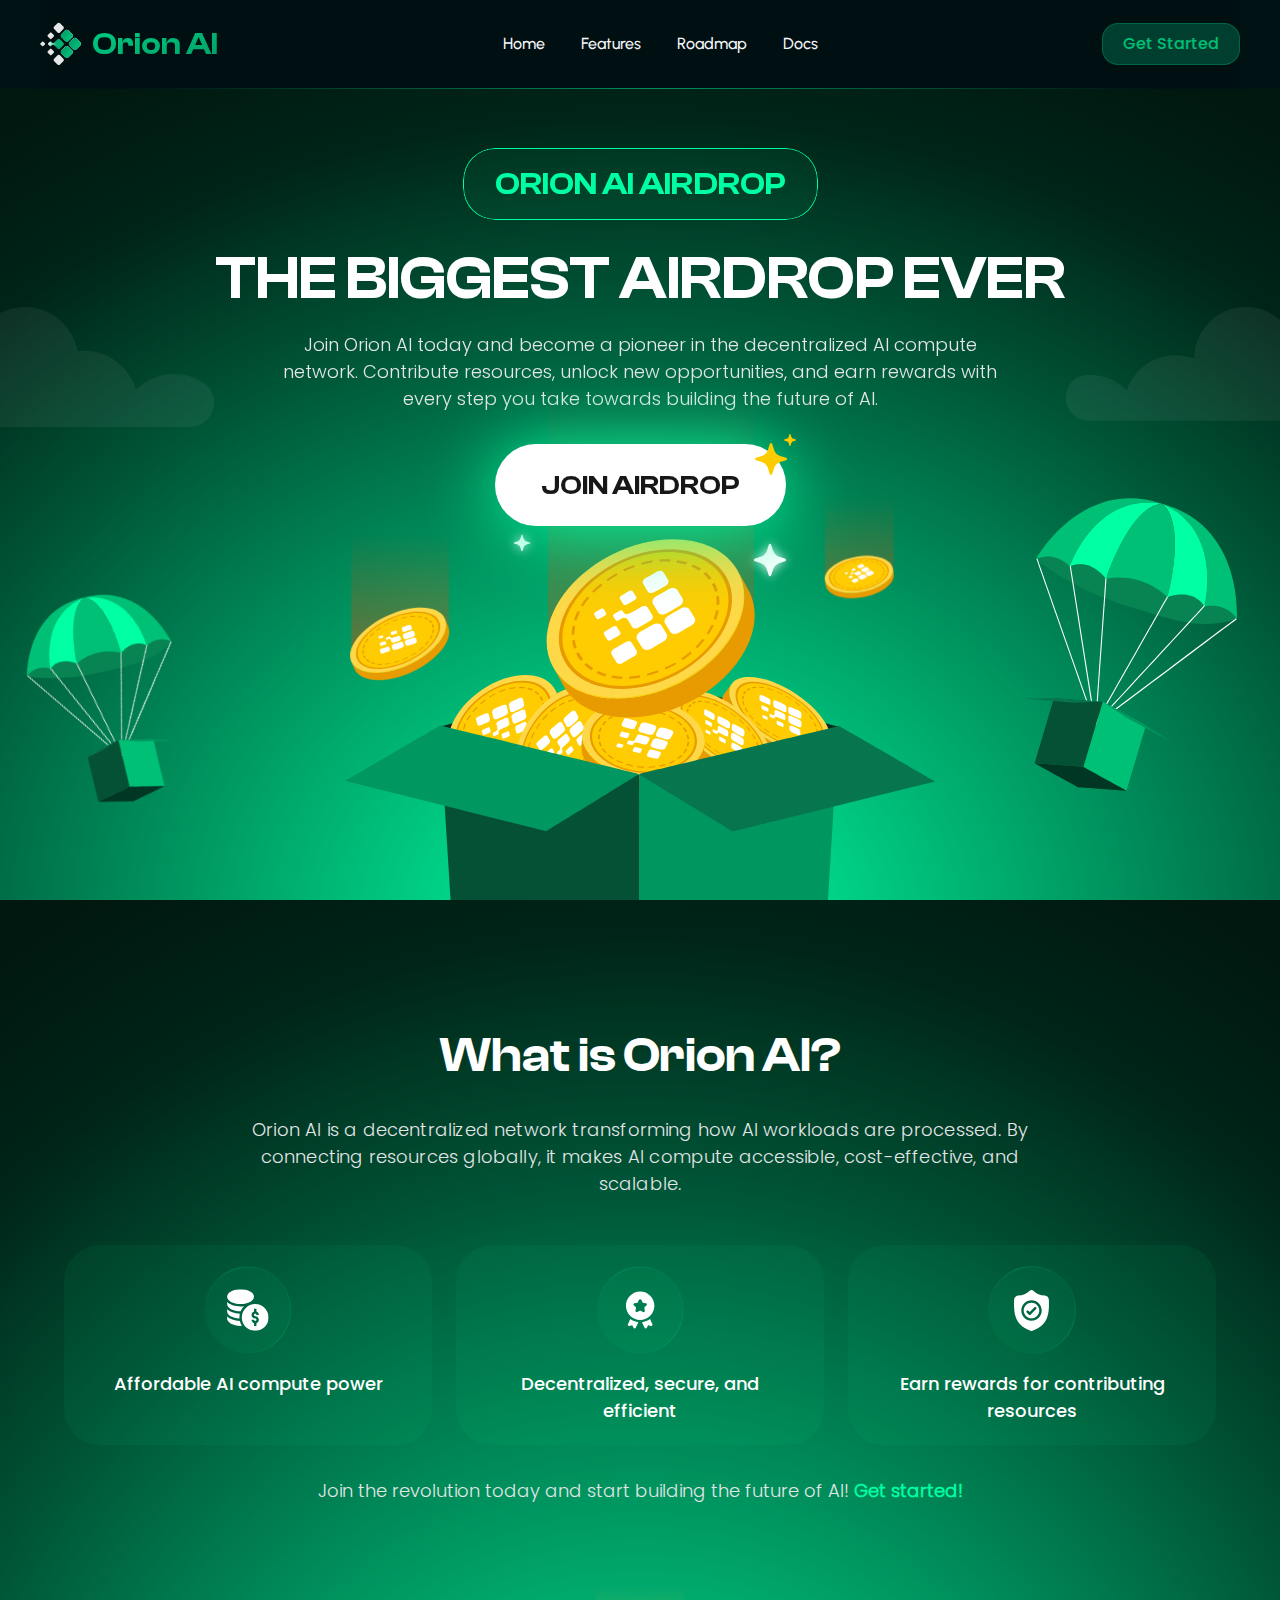
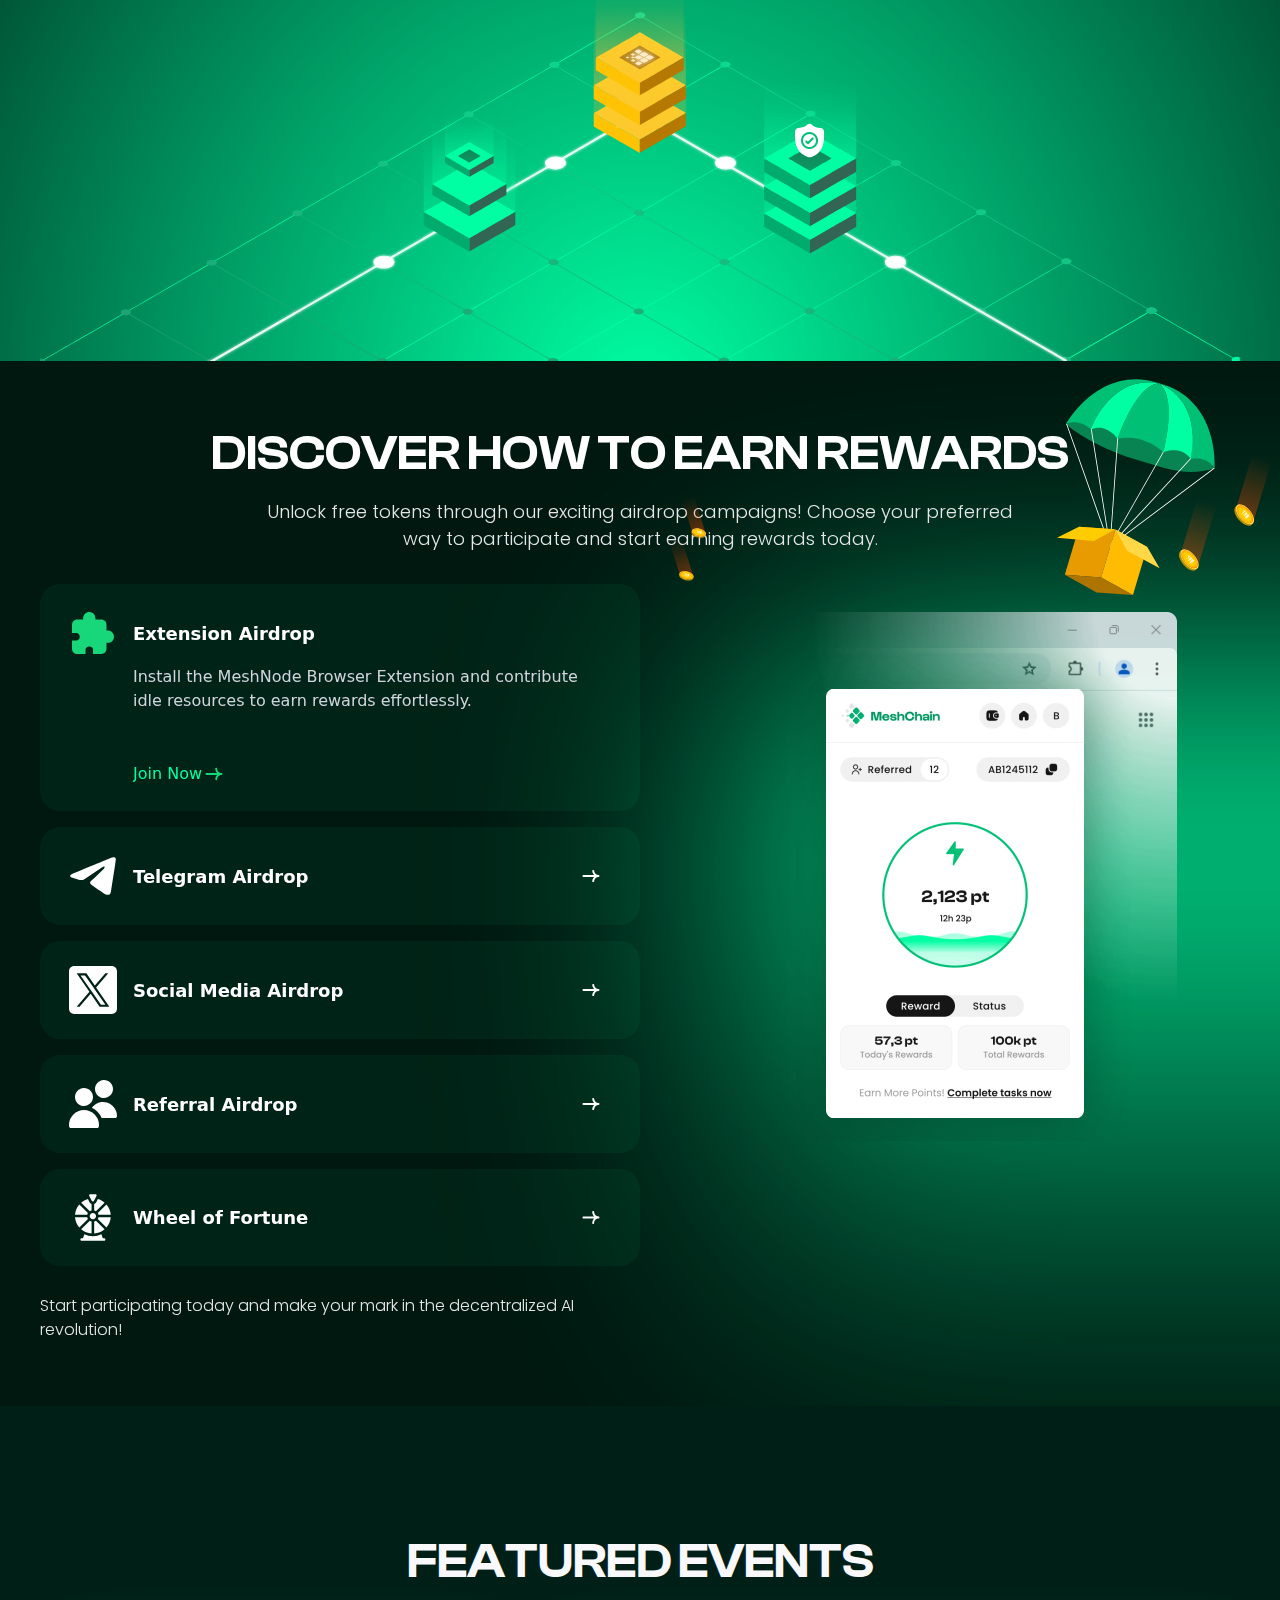
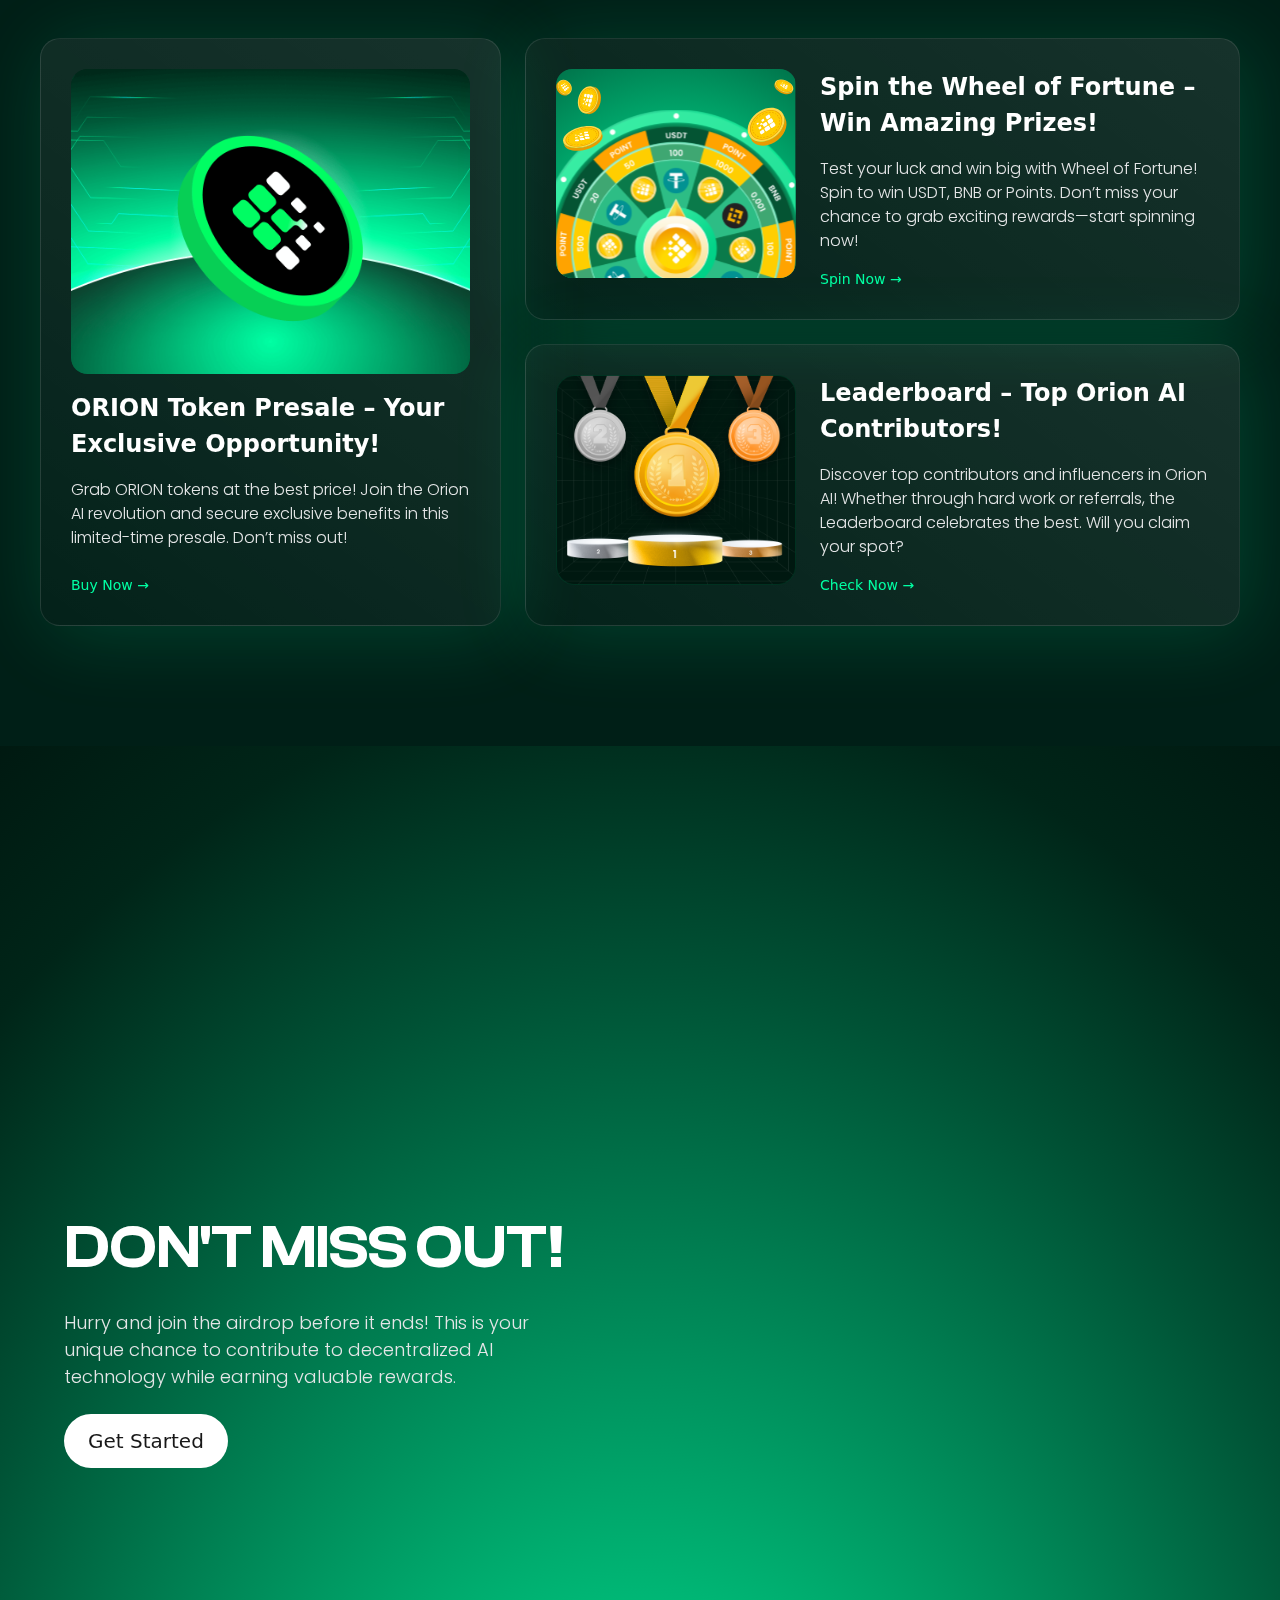
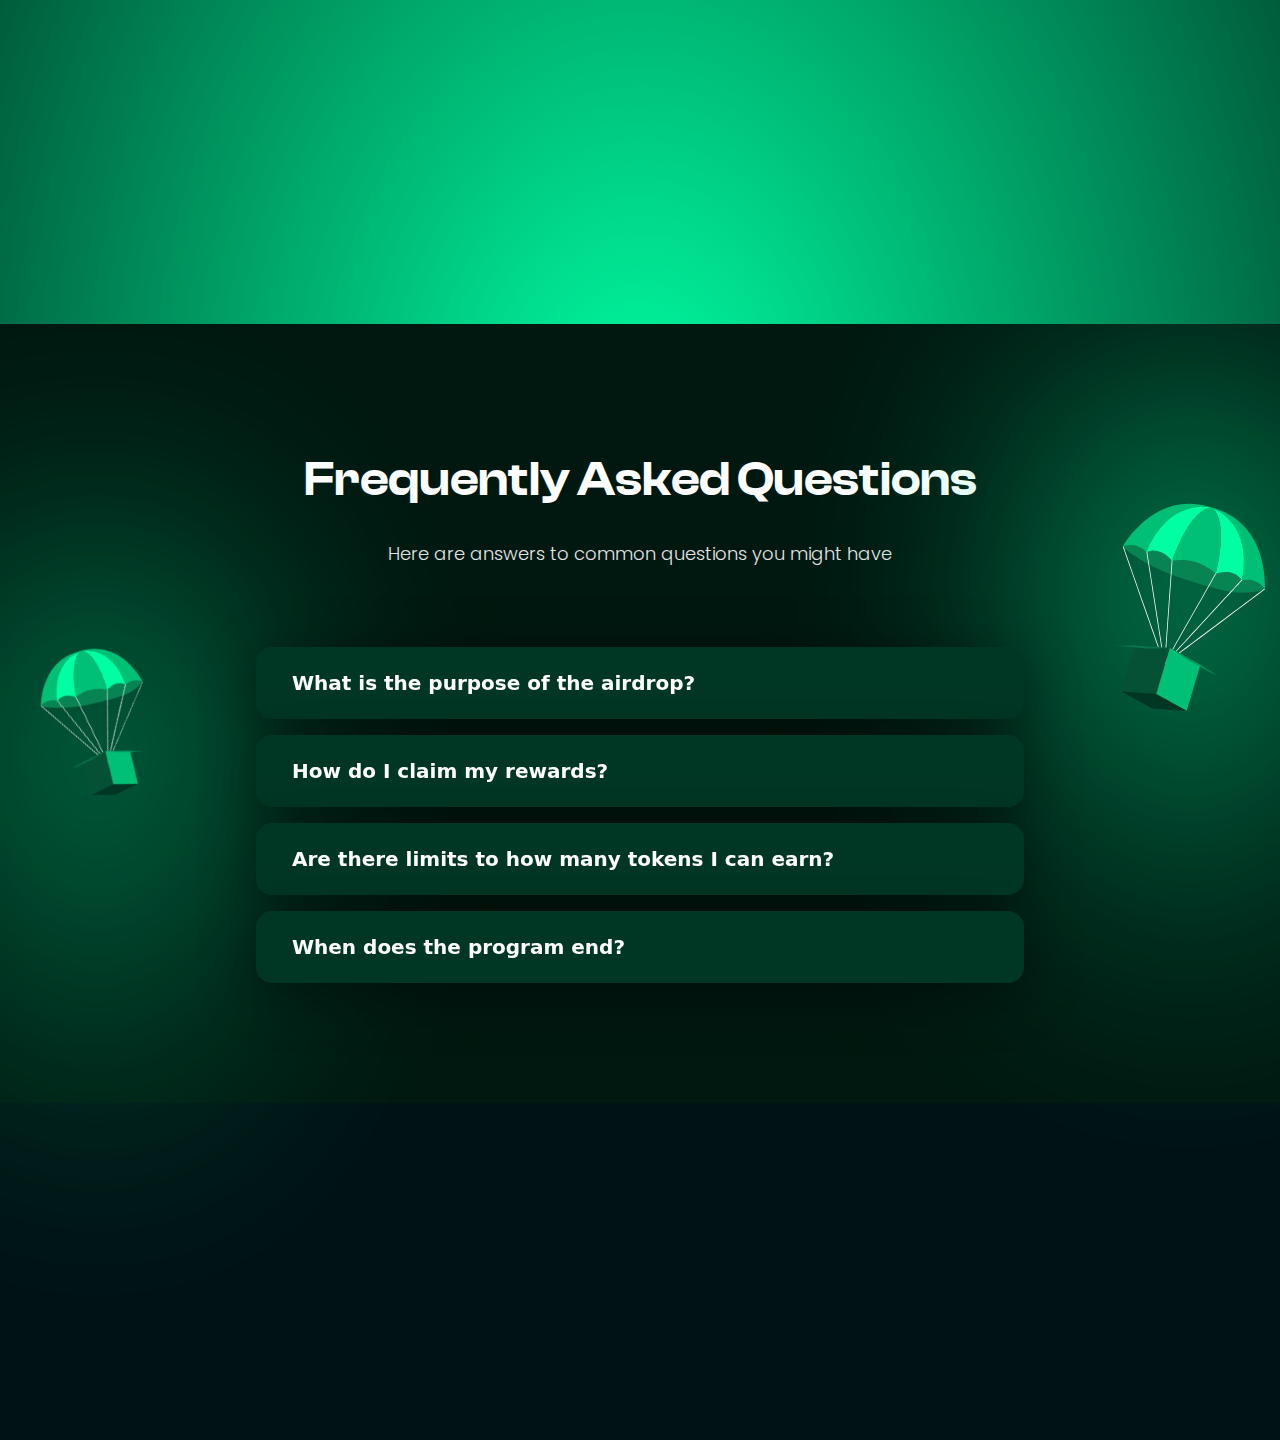
<file: airdrop/index.html>
<!DOCTYPE html>
<html lang="en">
  <head>
    <meta charset="utf-8" />
    <meta name="viewport" content="width=device-width, initial-scale=1" />
    <link
      rel="preload"
      as="image"
      href="/images/airdrop/mcc_presale.png"
      fetchPriority="high"
    />
    <link
      rel="stylesheet"
      href="/_next/static/css/fb9a9af3f6f81ba5.css"
      data-precedence="next"
    />
    <link
      rel="stylesheet"
      href="/_next/static/css/8e3f2aac07e1e1dd.css"
      data-precedence="next"
    />
    <link
      rel="stylesheet"
      href="/_next/static/css/22ff76f5fbcd07ed.css"
      data-precedence="next"
    />
    <link
      rel="preload"
      as="script"
      fetchPriority="low"
      href="/_next/static/chunks/webpack-7c1d3e7449a16462.js"
    />
    <script
      src="/_next/static/chunks/fd9d1056-443487c7a9f07fb9.js"
      async=""
    ></script>
    <script src="/_next/static/chunks/23-76954c03a5335333.js" async=""></script>
    <script
      src="/_next/static/chunks/main-app-2e660ed0290f68c3.js"
      async=""
    ></script>
    <script
      src="/_next/static/chunks/974-060ce2372c0943f3.js"
      async=""
    ></script>
    <script
      src="/_next/static/chunks/140-9466d18c6830cefc.js"
      async=""
    ></script>
    <script
      src="/_next/static/chunks/293-1b6ec0fb79df596c.js"
      async=""
    ></script>
    <script
      src="/_next/static/chunks/356-8fbb994fbba0650d.js"
      async=""
    ></script>
    <script
      src="/_next/static/chunks/app/airdrop/page-3cc6f41865ca0936.js"
      async=""
    ></script>
    <script
      src="/_next/static/chunks/0e5ce63c-eefaf3873631e429.js"
      async=""
    ></script>
    <script
      src="/_next/static/chunks/684-5e3dfd0f7766e930.js"
      async=""
    ></script>
    <script
      src="/_next/static/chunks/956-f3745adcbf6cb992.js"
      async=""
    ></script>
    <script
      src="/_next/static/chunks/702-00412f75b5054bfe.js"
      async=""
    ></script>
    <script
      src="/_next/static/chunks/143-d68046820f01add5.js"
      async=""
    ></script>
    <script
      src="/_next/static/chunks/905-49e5346fd1a50b25.js"
      async=""
    ></script>
    <script
      src="/_next/static/chunks/app/layout-8e5290155925b8f7.js"
      async=""
    ></script>
    <script
      async=""
      src="https://www.googletagmanager.com/gtag/js?id=AW-16783507022"
    ></script>
    <script
      async=""
      src="https://www.googletagmanager.com/gtag/js?id=AW-16783517187"
    ></script>
    <link
      rel="preload"
      href="https://www.googletagmanager.com/gtag/js?id=G-ZWJGRM7TZZ"
      as="script"
    />
    <title>Airdrop | Orion AI - Orion AI</title>
    <meta
      name="description"
      content="Explore Orion AI, a decentralized compute network offering scalable solutions for AI training, inference, and gaming rendering. Unlock cost-efficient power and secure blockchain-based performance."
    />
    <link rel="icon" href="/icons/logo.svg" />
    <script>
      window.dataLayer = window.dataLayer || [];
      function gtag() {
        dataLayer.push(arguments);
      }
      gtag("js", new Date());
      gtag("config", "AW-16783507022");
    </script>
    <script>
      window.dataLayer = window.dataLayer || [];
      function gtag() {
        dataLayer.push(arguments);
      }
      gtag("js", new Date());
      gtag("config", "AW-16783517187");
    </script>
    <script
      src="/_next/static/chunks/polyfills-78c92fac7aa8fdd8.js"
      nomodule=""
    ></script>
  </head>
  <body>
    <style>
      #nprogress {
        pointer-events: none;
      }
      #nprogress .bar {
        background: #29d;
        position: fixed;
        z-index: 1600;
        top: 0;
        left: 0;
        width: 100%;
        height: 3px;
      }
      #nprogress .peg {
        display: block;
        position: absolute;
        right: 0;
        width: 100px;
        height: 100%;
        box-shadow: 0 0 10px #29d, 0 0 5px #29d;
        opacity: 1;
        -webkit-transform: rotate(3deg) translate(0px, -4px);
        -ms-transform: rotate(3deg) translate(0px, -4px);
        transform: rotate(3deg) translate(0px, -4px);
      }
      #nprogress .spinner {
        display: block;
        position: fixed;
        z-index: 1600;
        top: 15px;
        right: 15px;
      }
      #nprogress .spinner-icon {
        width: 18px;
        height: 18px;
        box-sizing: border-box;
        border: 2px solid transparent;
        border-top-color: #29d;
        border-left-color: #29d;
        border-radius: 50%;
        -webkit-animation: nprogress-spinner 400ms linear infinite;
        animation: nprogress-spinner 400ms linear infinite;
      }
      .nprogress-custom-parent {
        overflow: hidden;
        position: relative;
      }
      .nprogress-custom-parent #nprogress .bar,
      .nprogress-custom-parent #nprogress .spinner {
        position: absolute;
      }
      @-webkit-keyframes nprogress-spinner {
        0% {
          -webkit-transform: rotate(0deg);
        }
        100% {
          -webkit-transform: rotate(360deg);
        }
      }
      @keyframes nprogress-spinner {
        0% {
          transform: rotate(0deg);
        }
        100% {
          transform: rotate(360deg);
        }
      }
    </style>
    <div
      role="region"
      aria-label="Notifications (F8)"
      tabindex="-1"
      style="pointer-events: none"
    >
      <ol
        tabindex="-1"
        class="fixed bottom-0 z-[100] flex max-h-screen w-full flex-col-reverse p-4 sm:right-0 sm:flex-col md:top-0 md:max-w-[420px]"
      ></ol>
    </div>
    <div class="Toastify"></div>
    <script>
      !(function () {
        try {
          var d = document.documentElement,
            c = d.classList;
          c.remove("light", "dark");
          var e = localStorage.getItem("theme");
          if ("system" === e || (!e && false)) {
            var t = "(prefers-color-scheme: dark)",
              m = window.matchMedia(t);
            if (m.media !== t || m.matches) {
              d.style.colorScheme = "dark";
              c.add("dark");
            } else {
              d.style.colorScheme = "light";
              c.add("light");
            }
          } else if (e) {
            c.add(e || "");
          } else {
            c.add("dark");
          }
          if (e === "light" || e === "dark" || !e)
            d.style.colorScheme = e || "dark";
        } catch (e) {}
      })();
    </script>
    <main class="bg w-full max-w-[100%] overflow-hidden">
      <header
        class="w-full px-6 lg:px-8"
        style="
          opacity: 0;
          will-change: opacity, transform;
          transform: translateY(-200px);
        "
      >
        <nav
          class="relative z-[999] mx-auto flex max-w-[1200px] items-center justify-between bg-[#001012] py-5"
        >
          <a class="flex items-center gap-[10px]" href="/"
            ><img
              alt="Logo"
              loading="lazy"
              width="42"
              height="42"
              decoding="async"
              data-nimg="1"
              style="color: transparent"
              src="/icons/logo.svg"
            />
            <h1 class="clash-display-semibold text-color-primary text-[32px]">
              Orion AI
            </h1></a
          >
          <div class="hidden gap-9 lg:flex">
            <a
              class="urbanist text-base font-semibold hover:text-primary"
              href="/"
              >Home</a
            ><a
              class="urbanist cursor-pointer text-base font-semibold hover:text-primary"
              >Features</a
            ><a
              class="urbanist cursor-pointer text-base font-semibold hover:text-primary"
              >Roadmap</a
            ><a
              class="urbanist text-base font-semibold hover:text-primary"
              target="_blank"
              href="https://docs.orion-ai.cc/introduction/whitepaper"
              >Whitepaper</a
            ><a
              class="urbanist text-base font-semibold hover:text-primary"
              target="_blank"
              href="https://docs.orion-ai.cc"
              >Docs</a
            >
          </div>
          <div class="flex flex-row-reverse">
            <div class="ml-3 flex items-center lg:hidden">
              <svg
                xmlns="http://www.w3.org/2000/svg"
                width="32"
                height="32"
                viewBox="0 0 24 24"
                fill="none"
                stroke="currentColor"
                stroke-width="2"
                stroke-linecap="round"
                stroke-linejoin="round"
                class="lucide lucide-menu cursor-pointer"
              >
                <line x1="4" x2="20" y1="12" y2="12"></line>
                <line x1="4" x2="20" y1="6" y2="6"></line>
                <line x1="4" x2="20" y1="18" y2="18"></line>
              </svg>
            </div>
            <a
              class="poppins hidden rounded-2xl border border-[#00ffa333] bg-[#00FFA333] px-5 py-2 text-base font-bold text-[#00C076] transition duration-300 ease-in-out hover:border-secondary lg:flex"
              target="_blank"
              href="https://app.orion-ai.cc"
              >Get Started</a
            >
          </div>
        </nav>
        <div class="z-[1]">
          <div aria-expanded="false" class="relative">
            <div class="absolute top-0 z-[999] w-full bg-[#001214]">
              <div
                class="w-full flex-col items-center justify-center gap-9 p-8 lg:hidden hidden"
                style="height: 0px; opacity: 1"
              >
                <a
                  class="urbanist text-base font-semibold hover:text-primary"
                  href="/"
                  >Home</a
                ><a
                  class="urbanist cursor-pointer text-base font-semibold hover:text-primary"
                  >Features</a
                ><a
                  class="urbanist cursor-pointer text-base font-semibold hover:text-primary"
                  >Roadmap</a
                ><a
                  class="urbanist text-base font-semibold hover:text-primary"
                  href="https://docs.orion-ai.cc/introduction/whitepaper"
                  >Whitepaper</a
                ><a
                  target="_blank"
                  class="urbanist text-base font-semibold hover:text-primary"
                  href="https://docs.orion-ai.cc"
                  >Docs</a
                ><a
                  class="poppins rounded-2xl border border-[#00ffa333] bg-[#00FFA333] px-8 py-3 text-base font-bold text-[#00C076] transition duration-300 ease-in-out hover:border-secondary"
                  target="_blank"
                  href="https://app.orion-ai.cc"
                  >Get Started</a
                >
              </div>
              <div class="h-[1px] w-full bg-bleeding"></div>
            </div>
          </div>
        </div>
      </header>
      <div class="bg-[#001810]">
        <section
          style="
            background: radial-gradient(
              89.36% 117.42% at 50% 103.77%,
              #00ffa3 0%,
              #005235 66.67%,
              #002518 85.4%,
              #001810 100%
            );
          "
          class="relative w-full overflow-hidden text-white lg:h-[calc(100vh-88px)]"
        >
          <div class="relative mx-auto pt-[60px] text-center">
            <img
              alt=""
              loading="lazy"
              width="224"
              height="71"
              decoding="async"
              data-nimg="1"
              class="absolute left-[-10px] top-[50%] hidden lg:block"
              style="color: transparent"
              src="/images/airdrop/cloud-left.svg"
            /><img
              alt=""
              loading="lazy"
              width="224"
              height="71"
              decoding="async"
              data-nimg="1"
              class="absolute right-[-10px] top-[50%] hidden lg:block"
              style="color: transparent"
              src="/images/airdrop/cloud-right.svg"
            />
            <div
              class="absolute bottom-[-280px] left-1/2 flex h-fit w-full min-w-[467px] -translate-x-1/2 transform items-end justify-between sm:bottom-[-370px] md:bottom-[-300px]"
              style="z-index: 2"
            >
              <!--$!--><template
                data-dgst="BAILOUT_TO_CLIENT_SIDE_RENDERING"
              ></template
              ><!--/$--><!--$!--><template
                data-dgst="BAILOUT_TO_CLIENT_SIDE_RENDERING"
              ></template
              ><!--/$-->
            </div>
            <div style="z-index: 999" class="relative">
              <h1
                style="
                  position: relative;
                  display: inline-block;
                  padding: 12px 32px;
                  border-radius: 32px;
                  color: #00ffa3;
                  font-weight: bold;
                  text-transform: uppercase;
                  background: rgba(0, 255, 163, 0.05);
                  overflow: hidden;
                  text-align: center;
                "
                class="clash-display-semibold mb-6 text-[20px] lg:text-[32px]"
              >
                Orion AI AIRDROP<span
                  style="
                    position: absolute;
                    top: 0;
                    left: 0;
                    right: 0;
                    bottom: 0;
                    border-radius: 32px;
                    padding: 1px;
                    background: linear-gradient(
                      180deg,
                      #00ffa3 100%,
                      #00ffa3 0%
                    );
                    mask: linear-gradient(#fff 0 0) content-box,
                      linear-gradient(#fff 0 0);
                    -webkit-mask: linear-gradient(#fff 0 0) content-box,
                      linear-gradient(#fff 0 0);
                    mask-composite: exclude;
                    -webkit-mask-composite: xor;
                    pointer-events: none;
                  "
                ></span>
              </h1>
              <h2
                class="clash-display-semibold mx-auto mb-8 mt-2 max-w-[1024px] px-6 text-[36px] font-extrabold leading-10 lg:text-[60px]"
              >
                THE BIGGEST AIRDROP EVER
              </h2>
              <p
                class="poppins-light mx-auto mb-8 max-w-[790px] px-6 text-[16px] text-[#E4E6E7] md:text-[18px]"
              >
                Join Orion AI today and become a pioneer in the decentralized AI
                compute network. Contribute resources, unlock new opportunities,
                and earn rewards with every step you take towards building the
                future of AI.
              </p>
            </div>
            <a
              ><div
                style="box-shadow: 0px 4px 74.4px 0px #00ffa3"
                class="clash-display-semibold relative z-[999] inline-block cursor-pointer rounded-full bg-white px-[46px] py-5 text-[28px] font-semibold text-[#171717] shadow-md hover:bg-gray-100"
              >
                JOIN AIRDROP<!-- -->
                <img
                  alt=""
                  loading="lazy"
                  width="41"
                  height="41"
                  decoding="async"
                  data-nimg="1"
                  class="absolute right-[-10px] top-[-10px]"
                  style="color: transparent"
                  src="/images/airdrop/star-join-airdrop.svg"
                /></div
            ></a>
          </div>
          <div
            class="bottom-[-7%] mb-[-100px] mt-16 w-full sm:bottom-[-14%] md:bottom-[-20%] lg:absolute lg:bottom-[-28%] lg:mb-[0px]"
          >
            <div class="relative flex items-center justify-center">
              <!--$!--><template
                data-dgst="BAILOUT_TO_CLIENT_SIDE_RENDERING"
              ></template
              ><!--/$-->
            </div>
          </div>
        </section>
        <section class="w-full text-white">
          <div
            style="
              background: radial-gradient(
                89.36% 117.42% at 50% 103.77%,
                #00ffa3 0%,
                #005235 66.67%,
                #002518 85.4%,
                #001810 100%
              );
            "
            class="mx-auto pt-[120px] text-center"
          >
            <h2
              class="clash-display-semibold mb-6 px-6 text-[28px] font-semibold lg:px-0 lg:text-[48px]"
            >
              What is Orion AI?
            </h2>
            <p
              class="poppins-light mx-auto mb-12 max-w-[792px] px-6 text-[16px] font-normal tracking-[0.18px] text-[#E4E6E7] lg:px-0 lg:text-[18px]"
            >
              Orion AI is a decentralized network transforming how AI workloads
              are processed. By connecting resources globally, it makes AI
              compute accessible, cost-effective, and scalable.
            </p>
            <div
              class="mx-auto mb-8 grid max-w-[1200px] grid-cols-1 gap-6 px-6 md:grid-cols-3"
            >
              <div
                style="
                  border: 1px solid rgba(0, 204, 131, 0);
                  background: rgba(0, 255, 163, 0.05);
                "
                class="rounded-[36px] px-9 py-5 text-center"
              >
                <div class="mx-auto mb-4 w-full">
                  <img
                    alt="Affordable AI Compute Power"
                    loading="lazy"
                    width="88"
                    height="88"
                    decoding="async"
                    data-nimg="1"
                    class="mx-auto"
                    style="
                      color: transparent;
                      min-width: 88px;
                      min-height: 88px;
                    "
                    src="/images/airdrop/affordable.svg"
                  />
                </div>
                <h3 class="poppins text-[18px] font-semibold">
                  Affordable AI compute power
                </h3>
              </div>
              <div
                style="
                  border: 1px solid rgba(0, 204, 131, 0);
                  background: rgba(0, 255, 163, 0.05);
                "
                class="rounded-[36px] px-9 py-5 text-center"
              >
                <div class="mx-auto mb-4 w-full">
                  <img
                    alt="Affordable AI Compute Power"
                    loading="lazy"
                    width="88"
                    height="88"
                    decoding="async"
                    data-nimg="1"
                    class="mx-auto"
                    style="
                      color: transparent;
                      min-width: 88px;
                      min-height: 88px;
                    "
                    src="/images/airdrop/shield.svg"
                  />
                </div>
                <h3 class="poppins text-[18px] font-semibold">
                  Decentralized, secure, and efficient
                </h3>
              </div>
              <div
                style="
                  border: 1px solid rgba(0, 204, 131, 0);
                  background: rgba(0, 255, 163, 0.05);
                "
                class="rounded-[36px] px-9 py-5 text-center"
              >
                <div class="mx-auto mb-4 w-full">
                  <img
                    alt="Affordable AI Compute Power"
                    loading="lazy"
                    width="88"
                    height="88"
                    decoding="async"
                    data-nimg="1"
                    class="mx-auto"
                    style="
                      color: transparent;
                      min-width: 88px;
                      min-height: 88px;
                    "
                    src="/images/airdrop/medal.svg"
                  />
                </div>
                <h3 class="poppins text-[18px] font-semibold">
                  Earn rewards for contributing resources
                </h3>
              </div>
            </div>
            <p class="poppins-light text-[18px] font-normal text-[#E4E6E7]">
              Join the revolution today and start building the future of AI!<!-- -->
              <a href="https://app.orion-ai.cc/login"
                ><span class="font-semibold text-[#00FFA3]"
                  >Get started!</span
                ></a
              >
            </p>
            <div class="relative mx-auto w-full max-w-[1440px] overflow-hidden">
              <!--$!--><template
                data-dgst="BAILOUT_TO_CLIENT_SIDE_RENDERING"
              ></template
              ><!--/$-->
              <div
                class="relative left-1/2 flex min-w-[750px] -translate-x-1/2 transform"
              >
                <!--$!--><template
                  data-dgst="BAILOUT_TO_CLIENT_SIDE_RENDERING"
                ></template
                ><!--/$-->
              </div>
            </div>
          </div>
        </section>
        <div
          class="relative z-[999]"
          style="
            background: radial-gradient(
              89.36% 50.42% at 50% 103.77%,
              #00ffa3 0%,
              #005235 66.67%,
              #002518 85.4%,
              #001810 100%
            );
          "
        >
          <img
            alt="Map"
            loading="lazy"
            width="0"
            height="568"
            decoding="async"
            data-nimg="1"
            class="absolute bottom-0 z-[1]"
            style="color: transparent; width: 100%"
            src="/images/airdrop/map.svg"
          />
          <div class="relative z-[10]">
            <section id="earn" class="relative w-full py-16">
              <div
                class="absolute right-[-30%] top-[30%] -z-10 hidden h-[70%] w-[72%] lg:block"
                style="
                  background: linear-gradient(
                    to bottom,
                    #00ffa3,
                    rgba(0, 255, 163, 0)
                  );
                  filter: blur(139.5px);
                  border-radius: 104px;
                "
              ></div>
              <div class="container relative">
                <img
                  alt=""
                  loading="lazy"
                  width="331"
                  height="351"
                  decoding="async"
                  data-nimg="1"
                  class="mx-auto mb-10 block pl-12 lg:hidden"
                  style="color: transparent"
                  src="/images/airdrop/balloon_coin_mobile.svg"
                /><img
                  alt=""
                  loading="lazy"
                  width="223"
                  height="204"
                  decoding="async"
                  data-nimg="1"
                  class="absolute right-0 top-[-50px] hidden lg:block"
                  style="color: transparent"
                  src="/images/airdrop/balloon_coin.svg"
                />
                <h2
                  class="clash-display-semibold mb-4 text-center text-[48px] font-semibold leading-[120%] text-white"
                >
                  DISCOVER HOW TO EARN REWARDS
                </h2>
                <p
                  class="poppins-light mx-auto mb-8 max-w-[746px] text-center text-[18px] text-[#E4E6E7]"
                >
                  Unlock free tokens through our exciting airdrop campaigns!
                  Choose your preferred way to participate and start earning
                  rewards today.
                </p>
              </div>
              <div
                class="mx-auto flex max-w-[1200px] flex-col items-start justify-between px-6 md:flex-row lg:px-0"
              >
                <div class="z-[99] w-full lg:w-1/2">
                  <div class="block lg:hidden">
                    <div>
                      <div
                        class="relative mb-10 flex w-full flex-col items-center justify-center overflow-hidden rounded-[20px] text-white"
                      >
                        <div
                          class="absolute bottom-[-30px] left-0 right-0 top-[-30px] -z-10"
                          style="
                            background: linear-gradient(
                              to bottom,
                              #00ffa3,
                              rgba(0, 255, 163, 0)
                            );
                            filter: blur(139.5px);
                            border-radius: 354px;
                          "
                        ></div>
                        <div
                          style="
                            background: linear-gradient(
                              234deg,
                              rgba(255, 255, 255, 0.1) 0.95%,
                              rgba(255, 255, 255, 0.05) 48.78%,
                              rgba(255, 255, 255, 0) 85.12%
                            );
                            border-color: rgba(0, 255, 163, 0.2);
                            border-width: 2px;
                          "
                          class="relative flex w-full flex-col items-center justify-center rounded-[20px] p-6 md:p-8"
                        >
                          <img
                            alt="Earn Rewards"
                            loading="lazy"
                            width="1178"
                            height="1114"
                            decoding="async"
                            data-nimg="1"
                            class="mb-6"
                            style="
                              color: transparent;
                              width: 297px;
                              height: 280px;
                            "
                            src="/images/airdrop/earn-rewards_2x2_1.png"
                          />
                          <h2
                            class="mb-4 text-center text-[20px] font-semibold"
                          >
                            Extension Airdrop
                          </h2>
                          <p class="mb-6 text-center text-sm">
                            Install the MeshNode Browser Extension and
                            contribute idle resources to earn rewards
                            effortlessly.
                          </p>
                          <a
                            href="https://chromewebstore.google.com/detail/meshnode/lobckpihghfknleknppdjnnncpcfpcgh"
                            ><p class="flex text-[#00FFA3]">
                              Join Now<!-- -->
                              <img
                                alt="Toggle"
                                loading="lazy"
                                width="24"
                                height="24"
                                decoding="async"
                                data-nimg="1"
                                style="
                                  color: transparent;
                                  filter: invert(35%) sepia(92%) saturate(447%)
                                    hue-rotate(92deg) brightness(91%)
                                    contrast(86%);
                                "
                                src="/images/airdrop/right-arrow.svg"
                              /></p
                          ></a>
                        </div>
                      </div>
                    </div>
                    <div>
                      <div
                        class="relative mb-10 flex w-full flex-col items-center justify-center overflow-hidden rounded-[20px] text-white"
                      >
                        <div
                          class="absolute bottom-[-30px] left-0 right-0 top-[-30px] -z-10"
                          style="
                            background: linear-gradient(
                              to bottom,
                              #00ffa3,
                              rgba(0, 255, 163, 0)
                            );
                            filter: blur(139.5px);
                            border-radius: 354px;
                          "
                        ></div>
                        <div
                          style="
                            background: linear-gradient(
                              234deg,
                              rgba(255, 255, 255, 0.1) 0.95%,
                              rgba(255, 255, 255, 0.05) 48.78%,
                              rgba(255, 255, 255, 0) 85.12%
                            );
                            border-color: rgba(0, 255, 163, 0.2);
                            border-width: 2px;
                          "
                          class="relative flex w-full flex-col items-center justify-center rounded-[20px] p-6 md:p-8"
                        >
                          <img
                            alt="Earn Rewards"
                            loading="lazy"
                            width="1178"
                            height="1114"
                            decoding="async"
                            data-nimg="1"
                            class="mb-6"
                            style="
                              color: transparent;
                              width: 297px;
                              height: 280px;
                            "
                            src="/images/airdrop/earn-rewards_2x2_2.png"
                          />
                          <h2
                            class="mb-4 text-center text-[20px] font-semibold"
                          >
                            Telegram Airdrop
                          </h2>
                          <p class="mb-6 text-center text-sm">
                            Join MeshNode on Telegram and claim rewards after
                            every session.
                          </p>
                          <a href="https://t.me/OrionAI_ERC20"
                            ><p class="flex text-[#00FFA3]">
                              Join Now<!-- -->
                              <img
                                alt="Toggle"
                                loading="lazy"
                                width="24"
                                height="24"
                                decoding="async"
                                data-nimg="1"
                                style="
                                  color: transparent;
                                  filter: invert(35%) sepia(92%) saturate(447%)
                                    hue-rotate(92deg) brightness(91%)
                                    contrast(86%);
                                "
                                src="/images/airdrop/right-arrow.svg"
                              /></p
                          ></a>
                        </div>
                      </div>
                    </div>
                    <div>
                      <div
                        class="relative mb-10 flex w-full flex-col items-center justify-center overflow-hidden rounded-[20px] text-white"
                      >
                        <div
                          class="absolute bottom-[-30px] left-0 right-0 top-[-30px] -z-10"
                          style="
                            background: linear-gradient(
                              to bottom,
                              #00ffa3,
                              rgba(0, 255, 163, 0)
                            );
                            filter: blur(139.5px);
                            border-radius: 354px;
                          "
                        ></div>
                        <div
                          style="
                            background: linear-gradient(
                              234deg,
                              rgba(255, 255, 255, 0.1) 0.95%,
                              rgba(255, 255, 255, 0.05) 48.78%,
                              rgba(255, 255, 255, 0) 85.12%
                            );
                            border-color: rgba(0, 255, 163, 0.2);
                            border-width: 2px;
                          "
                          class="relative flex w-full flex-col items-center justify-center rounded-[20px] p-6 md:p-8"
                        >
                          <img
                            alt="Earn Rewards"
                            loading="lazy"
                            width="1178"
                            height="1114"
                            decoding="async"
                            data-nimg="1"
                            class="mb-6"
                            style="
                              color: transparent;
                              width: 297px;
                              height: 280px;
                            "
                            src="/images/airdrop/earn-rewards_2x2_3.png"
                          />
                          <h2
                            class="mb-4 text-center text-[20px] font-semibold"
                          >
                            Social Media Airdrop
                          </h2>
                          <p class="mb-6 text-center text-sm">
                            Follow Orion AI on social media, engage with posts,
                            and earn rewards by completing tasks.
                          </p>
                          <a href="https://app.orion-ai.cc/"
                            ><p class="flex text-[#00FFA3]">
                              Join Now<!-- -->
                              <img
                                alt="Toggle"
                                loading="lazy"
                                width="24"
                                height="24"
                                decoding="async"
                                data-nimg="1"
                                style="
                                  color: transparent;
                                  filter: invert(35%) sepia(92%) saturate(447%)
                                    hue-rotate(92deg) brightness(91%)
                                    contrast(86%);
                                "
                                src="/images/airdrop/right-arrow.svg"
                              /></p
                          ></a>
                        </div>
                      </div>
                    </div>
                    <div>
                      <div
                        class="relative mb-10 flex w-full flex-col items-center justify-center overflow-hidden rounded-[20px] text-white"
                      >
                        <div
                          class="absolute bottom-[-30px] left-0 right-0 top-[-30px] -z-10"
                          style="
                            background: linear-gradient(
                              to bottom,
                              #00ffa3,
                              rgba(0, 255, 163, 0)
                            );
                            filter: blur(139.5px);
                            border-radius: 354px;
                            z-index: 9;
                          "
                        ></div>
                        <div
                          style="
                            background: linear-gradient(
                              234deg,
                              rgba(255, 255, 255, 0.1) 0.95%,
                              rgba(255, 255, 255, 0.05) 48.78%,
                              rgba(255, 255, 255, 0) 85.12%
                            );
                            border-color: rgba(0, 255, 163, 0.2);
                            border-width: 2px;
                          "
                          class="relative flex w-full flex-col items-center justify-center rounded-[20px] p-6 md:p-8"
                        >
                          <img
                            alt="Earn Rewards"
                            loading="lazy"
                            width="1178"
                            height="1114"
                            decoding="async"
                            data-nimg="1"
                            class="mb-6 z-[-1]"
                            style="
                              color: transparent;
                              width: 297px;
                              height: 280px;
                            "
                            src="/images/airdrop/earn-rewards_2x2_4.png"
                          />
                          <h2
                            class="mb-4 text-center text-[20px] font-semibold"
                          >
                            Referral Airdrop
                          </h2>
                          <p class="mb-6 text-center text-sm">
                            Invite friends to join Orion AI and earn a
                            percentage of their contributions as rewards.
                          </p>
                          <a href="https://app.orion-ai.cc/"
                            ><p class="flex text-[#00FFA3]">
                              Join Now<!-- -->
                              <img
                                alt="Toggle"
                                loading="lazy"
                                width="24"
                                height="24"
                                decoding="async"
                                data-nimg="1"
                                style="
                                  color: transparent;
                                  filter: invert(35%) sepia(92%) saturate(447%)
                                    hue-rotate(92deg) brightness(91%)
                                    contrast(86%);
                                "
                                src="/images/airdrop/right-arrow.svg"
                              /></p
                          ></a>
                        </div>
                      </div>
                    </div>
                  </div>
                  <div class="hidden space-y-4 lg:block">
                    <div
                      style="
                        background: rgba(0, 255, 163, 0.05);
                        border: 1px solid rgba(0, 204, 131, 0);
                      "
                      class="cursor-pointer rounded-[20px] py-6 pl-7 pr-9 hover:bg-green-700"
                    >
                      <div class="flex items-center justify-between">
                        <img
                          alt="Extension Airdrop Icon"
                          loading="lazy"
                          width="48"
                          height="48"
                          decoding="async"
                          data-nimg="1"
                          class="mr-4"
                          style="
                            color: transparent;
                            filter: invert(35%) sepia(92%) saturate(447%)
                              hue-rotate(92deg) brightness(91%) contrast(86%);
                          "
                          src="/images/airdrop/puzzle_sharp.svg"
                        />
                        <h3 class="flex-1 text-lg font-semibold text-white">
                          Extension Airdrop
                        </h3>
                      </div>
                      <div
                        class="ml-[64px] overflow-hidden"
                        style="opacity: 0; height: 0px; will-change: opacity"
                      >
                        <p class="mt-2 text-gray-300">
                          Install the MeshNode Browser Extension and contribute
                          idle resources to earn rewards effortlessly.
                        </p>
                        <a
                          href="https://chromewebstore.google.com/detail/meshnode/lobckpihghfknleknppdjnnncpcfpcgh"
                          ><p class="mr-2 mt-[49px] flex text-[#00FFA3]">
                            Join Now<!-- -->
                            <img
                              alt="Toggle"
                              loading="lazy"
                              width="24"
                              height="24"
                              decoding="async"
                              data-nimg="1"
                              style="
                                color: transparent;
                                filter: invert(35%) sepia(92%) saturate(447%)
                                  hue-rotate(92deg) brightness(91%)
                                  contrast(86%);
                              "
                              src="/images/airdrop/right-arrow.svg"
                            /></p
                        ></a>
                      </div>
                    </div>
                    <div
                      style="
                        background: rgba(0, 255, 163, 0.05);
                        border: 1px solid rgba(0, 204, 131, 0);
                      "
                      class="cursor-pointer rounded-[20px] py-6 pl-7 pr-9 hover:bg-green-700"
                    >
                      <div class="flex items-center justify-between">
                        <img
                          alt="Telegram Airdrop Icon"
                          loading="lazy"
                          width="48"
                          height="48"
                          decoding="async"
                          data-nimg="1"
                          class="mr-4"
                          style="color: transparent"
                          src="/images/airdrop/telegram.svg"
                        />
                        <h3 class="flex-1 text-lg font-semibold text-white">
                          Telegram Airdrop
                        </h3>
                        <img
                          alt="Toggle"
                          loading="lazy"
                          width="24"
                          height="24"
                          decoding="async"
                          data-nimg="1"
                          style="color: transparent"
                          src="/images/airdrop/right-arrow.svg"
                        />
                      </div>
                    </div>
                    <div
                      style="
                        background: rgba(0, 255, 163, 0.05);
                        border: 1px solid rgba(0, 204, 131, 0);
                      "
                      class="cursor-pointer rounded-[20px] py-6 pl-7 pr-9 hover:bg-green-700"
                    >
                      <div class="flex items-center justify-between">
                        <img
                          alt="Social Media Airdrop Icon"
                          loading="lazy"
                          width="48"
                          height="48"
                          decoding="async"
                          data-nimg="1"
                          class="mr-4"
                          style="color: transparent"
                          src="/images/airdrop/twitter.svg"
                        />
                        <h3 class="flex-1 text-lg font-semibold text-white">
                          Social Media Airdrop
                        </h3>
                        <img
                          alt="Toggle"
                          loading="lazy"
                          width="24"
                          height="24"
                          decoding="async"
                          data-nimg="1"
                          style="color: transparent"
                          src="/images/airdrop/right-arrow.svg"
                        />
                      </div>
                    </div>
                    <div
                      style="
                        background: rgba(0, 255, 163, 0.05);
                        border: 1px solid rgba(0, 204, 131, 0);
                      "
                      class="cursor-pointer rounded-[20px] py-6 pl-7 pr-9 hover:bg-green-700"
                    >
                      <div class="flex items-center justify-between">
                        <img
                          alt="Referral Airdrop Icon"
                          loading="lazy"
                          width="48"
                          height="48"
                          decoding="async"
                          data-nimg="1"
                          class="mr-4"
                          style="color: transparent"
                          src="/images/airdrop/users.svg"
                        />
                        <h3 class="flex-1 text-lg font-semibold text-white">
                          Referral Airdrop
                        </h3>
                        <img
                          alt="Toggle"
                          loading="lazy"
                          width="24"
                          height="24"
                          decoding="async"
                          data-nimg="1"
                          style="color: transparent"
                          src="/images/airdrop/right-arrow.svg"
                        />
                      </div>
                    </div>
                    <div
                      style="
                        background: rgba(0, 255, 163, 0.05);
                        border: 1px solid rgba(0, 204, 131, 0);
                      "
                      class="cursor-pointer rounded-[20px] py-6 pl-7 pr-9 hover:bg-green-700"
                    >
                      <a
                        class="cursor-pointer text-base font-semibold hover:text-primary"
                        ><div class="flex items-center justify-between">
                          <img
                            alt=""
                            loading="lazy"
                            width="48"
                            height="48"
                            decoding="async"
                            data-nimg="1"
                            class="mr-4"
                            style="color: transparent"
                            src="/images/airdrop/wheel-of-fortune.svg"
                          />
                          <h3 class="flex-1 text-lg font-semibold text-white">
                            Wheel of Fortune
                          </h3>
                          <img
                            alt="Toggle"
                            loading="lazy"
                            width="24"
                            height="24"
                            decoding="async"
                            data-nimg="1"
                            style="color: transparent"
                            src="/images/airdrop/right-arrow.svg"
                          /></div
                      ></a>
                    </div>
                  </div>
                  <p
                    class="poppins-light mt-7 text-center text-[#E4E6E7] lg:text-left"
                  >
                    Start participating today and make your mark in the
                    decentralized AI revolution!
                  </p>
                </div>
                <div
                  class="relative mt-8 hidden max-h-[557px] md:mt-0 md:w-1/2 lg:flex"
                >
                  <div
                    class="absolute"
                    style="
                      opacity: 0;
                      will-change: opacity, transform;
                      transform: scale(0.9);
                    "
                  >
                    <img
                      alt="Earn Rewards"
                      loading="lazy"
                      width="1178"
                      height="1114"
                      decoding="async"
                      data-nimg="1"
                      style="color: transparent; width: 589px; height: 557px"
                      src="/images/airdrop/earn-rewards_2x2_1.png"
                    />
                  </div>
                  <img
                    alt=""
                    loading="lazy"
                    width="80"
                    height="198"
                    decoding="async"
                    data-nimg="1"
                    class="absolute bottom-[70%] left-0"
                    style="color: transparent"
                    src="/images/airdrop/coin.svg"
                  />
                </div>
              </div>
            </section>
            <div id="events" class="bg-[#001F17] px-6 py-[120px]">
              <div class="mx-auto max-w-[1200px] text-left">
                <h2
                  class="clash-display-semibold mb-10 text-center text-[28px] font-semibold lg:text-[48px]"
                >
                  FEATURED EVENTS
                </h2>
                <div
                  class="mx-auto flex w-full flex-col gap-6 md:w-[480px] lg:w-full lg:flex-row"
                >
                  <div
                    class="relative flex flex-col justify-between rounded-[20px] border border-[rgba(255,255,255,0.10)] p-[20px] shadow-lg hover:border-[#00FFA3] lg:max-w-[466px] xl:p-[30px]"
                    style="
                      background: linear-gradient(
                        216deg,
                        rgba(255, 255, 255, 0.1) -22.31%,
                        rgba(255, 255, 255, 0.05) 56.58%,
                        rgba(255, 255, 255, 0) 116.52%
                      );
                      box-shadow: 8px 8px 80px 0px rgba(0, 255, 163, 0.16);
                    "
                  >
                    <div>
                      <div class="relative mb-4 w-full rounded-[16px]">
                        <img
                          alt="ORION Token Presale – Your Exclusive Opportunity!"
                          fetchPriority="high"
                          width="466"
                          height="375"
                          decoding="async"
                          data-nimg="1"
                          class="w-full rounded-[16px]"
                          style="color: transparent"
                          src="/images/airdrop/mcc_presale.png"
                        />
                      </div>
                      <h3 class="text-[24px] font-bold text-white">
                        ORION Token Presale – Your Exclusive Opportunity!
                      </h3>
                      <p class="poppins-light mt-4 font-normal text-[#E4E6E7]">
                        Grab ORION tokens at the best price! Join the Orion AI
                        revolution and secure exclusive benefits in this
                        limited-time presale. Don’t miss out!
                      </p>
                    </div>
                    <a
                      class="mt-4 inline-block text-sm font-medium text-[#00FFA3]"
                      href="/presales"
                      >Buy Now →</a
                    >
                  </div>
                  <div class="flex flex-col gap-6 lg:justify-between">
                    <div
                      class="relative flex flex-col rounded-[20px] border border-[rgba(255,255,255,0.10)] p-[20px] shadow-lg hover:border-[#00FFA3] lg:flex-row xl:p-[30px]"
                      style="
                        background: linear-gradient(
                          216deg,
                          rgba(255, 255, 255, 0.1) -22.31%,
                          rgba(255, 255, 255, 0.05) 56.58%,
                          rgba(255, 255, 255, 0) 116.52%
                        );
                        box-shadow: 8px 8px 80px 0px rgba(0, 255, 163, 0.16);
                      "
                    >
                      <div
                        class="relative h-fit w-full rounded-[16px] lg:mr-6 bg-[radial-gradient(164.68%_191.99%_at_50%_89.33%,_#00FFA3_0%,_#005235_68.66%,_#002518_85.4%,_#001810_100%)]"
                      >
                        <img
                          alt="Spin the Wheel of Fortune – Win Amazing Prizes!"
                          loading="lazy"
                          width="302"
                          height="264"
                          decoding="async"
                          data-nimg="1"
                          class="w-full min-w-[240px] rounded-[16px] radial-gradient(164.68% 191.99% at 50% 89.33%, #00FFA3 0%, #005235 68.66%, #002518 85.4%, #001810 100%),"
                          style="color: transparent"
                          src="/images/airdrop/spin_wheel_airdrop.svg"
                        />
                      </div>
                      <div class="mt-6 flex flex-col justify-between lg:mt-0">
                        <div>
                          <h3 class="text-[24px] font-bold text-white">
                            Spin the Wheel of Fortune – Win Amazing Prizes!
                          </h3>
                          <p
                            class="poppins-light mt-4 font-normal text-[#E4E6E7]"
                          >
                            Test your luck and win big with Wheel of Fortune!
                            Spin to win USDT, BNB or Points. Don’t miss your
                            chance to grab exciting rewards—start spinning now!
                          </p>
                        </div>
                        <a
                          class="mt-4 inline-block text-sm font-medium text-[#00FFA3]"
                          target="blank"
                          href="/airdrop/wheel"
                          >Spin Now →</a
                        >
                      </div>
                    </div>
                    <div
                      class="relative flex flex-col rounded-[20px] border border-[rgba(255,255,255,0.10)] p-[20px] shadow-lg hover:border-[#00FFA3] lg:flex-row xl:p-[30px]"
                      style="
                        background: linear-gradient(
                          216deg,
                          rgba(255, 255, 255, 0.1) -22.31%,
                          rgba(255, 255, 255, 0.05) 56.58%,
                          rgba(255, 255, 255, 0) 116.52%
                        );
                        box-shadow: 8px 8px 80px 0px rgba(0, 255, 163, 0.16);
                      "
                    >
                      <div class="relative h-fit w-full rounded-[16px] lg:mr-6">
                        <img
                          alt="Leaderboard – Top Orion AI Contributors!"
                          loading="lazy"
                          width="302"
                          height="264"
                          decoding="async"
                          data-nimg="1"
                          class="w-full min-w-[240px] rounded-[16px] ,"
                          style="color: transparent"
                          src="/images/airdrop/mcc_leaderboard.png"
                        />
                      </div>
                      <div class="mt-6 flex flex-col justify-between lg:mt-0">
                        <div>
                          <h3 class="text-[24px] font-bold text-white">
                            Leaderboard – Top Orion AI Contributors!
                          </h3>
                          <p
                            class="poppins-light mt-4 font-normal text-[#E4E6E7]"
                          >
                            Discover top contributors and influencers in Orion
                            AI! Whether through hard work or referrals, the
                            Leaderboard celebrates the best. Will you claim your
                            spot?
                          </p>
                        </div>
                        <a
                          class="mt-4 inline-block text-sm font-medium text-[#00FFA3]"
                          target="blank"
                          href="/airdrop/leaderboard"
                          >Check Now →</a
                        >
                      </div>
                    </div>
                  </div>
                </div>
              </div>
            </div>
            <section
              id="dont-miss-out"
              class="w-full py-[100px] pt-16 lg:py-[184px]"
            >
              <div
                class="mx-auto flex max-w-[1200px] flex-col items-center justify-between lg:h-[90vh] lg:flex-row lg:px-0"
              >
                <div
                  class="z-[990] px-6 text-center lg:w-1/2 lg:px-0 lg:pl-6 lg:text-left"
                >
                  <h2
                    class="clash-display-semibold mb-4 text-[28px] font-extrabold text-white lg:text-[60px]"
                  >
                    DON&#x27;T MISS OUT!
                  </h2>
                  <p
                    class="poppins-light mb-6 max-w-[500px] text-[16px] text-[#E4E6E7] lg:text-[18px]"
                  >
                    Hurry and join the airdrop before it ends! This is your
                    unique chance to contribute to decentralized AI technology
                    while earning valuable rewards.
                  </p>
                  <a href="https://app.orion-ai.cc"
                    ><button
                      class="h-[54px] rounded-[30px] bg-white px-6 py-3 text-[20px] font-medium text-[#171717] transition hover:bg-gray-200"
                    >
                      Get Started
                    </button></a
                  >
                </div>
                <div
                  class="relative flex w-full justify-center lg:mt-0 lg:w-1/2"
                >
                  <div class="hidden w-full lg:block"></div>
                  <div
                    class="mt-[-100px] flex h-full w-full overflow-hidden md:mt-[-300px] lg:hidden"
                  ></div>
                </div>
              </div>
            </section>
          </div>
        </div>
        <section class="w-full bg-[#001810] py-[120px] text-white">
          <div class="container relative mx-auto px-4 text-center">
            <h2
              class="clash-display-semibold mb-6 text-[28px] font-semibold lg:text-[48px]"
            >
              Frequently Asked Questions
            </h2>
            <p
              class="poppins-light mb-20 text-[16px] font-normal text-[#E4E6E7] lg:text-[18px]"
            >
              Here are answers to common questions you might have
            </p>
            <div class="relative z-[99] mx-auto max-w-3xl space-y-4">
              <div
                style="box-shadow: 0px 10px 54.9px 0px rgba(0, 0, 0, 0.4)"
                class="cursor-pointer rounded-[16px] bg-[#003724] py-5 pl-9 pr-4 shadow-lg"
              >
                <div class="flex items-center justify-between">
                  <h3 class="text-[16px] font-semibold lg:text-[20px]">
                    What is the purpose of the airdrop?
                  </h3>
                  <span class="text-xl"
                    ><img
                      alt=""
                      loading="lazy"
                      width="32"
                      height="32"
                      decoding="async"
                      data-nimg="1"
                      style="color: transparent"
                      src="/images/airdrop/close_drop_down.svg"
                  /></span>
                </div>
              </div>
              <div
                style="box-shadow: 0px 10px 54.9px 0px rgba(0, 0, 0, 0.4)"
                class="cursor-pointer rounded-[16px] bg-[#003724] py-5 pl-9 pr-4 shadow-lg"
              >
                <div class="flex items-center justify-between">
                  <h3 class="text-[16px] font-semibold lg:text-[20px]">
                    How do I claim my rewards?
                  </h3>
                  <span class="text-xl"
                    ><img
                      alt=""
                      loading="lazy"
                      width="32"
                      height="32"
                      decoding="async"
                      data-nimg="1"
                      style="color: transparent"
                      src="/images/airdrop/close_drop_down.svg"
                  /></span>
                </div>
              </div>
              <div
                style="box-shadow: 0px 10px 54.9px 0px rgba(0, 0, 0, 0.4)"
                class="cursor-pointer rounded-[16px] bg-[#003724] py-5 pl-9 pr-4 shadow-lg"
              >
                <div class="flex items-center justify-between">
                  <h3 class="text-[16px] font-semibold lg:text-[20px]">
                    Are there limits to how many tokens I can earn?
                  </h3>
                  <span class="text-xl"
                    ><img
                      alt=""
                      loading="lazy"
                      width="32"
                      height="32"
                      decoding="async"
                      data-nimg="1"
                      style="color: transparent"
                      src="/images/airdrop/close_drop_down.svg"
                  /></span>
                </div>
              </div>
              <div
                style="box-shadow: 0px 10px 54.9px 0px rgba(0, 0, 0, 0.4)"
                class="cursor-pointer rounded-[16px] bg-[#003724] py-5 pl-9 pr-4 shadow-lg"
              >
                <div class="flex items-center justify-between">
                  <h3 class="text-[16px] font-semibold lg:text-[20px]">
                    When does the program end?
                  </h3>
                  <span class="text-xl"
                    ><img
                      alt=""
                      loading="lazy"
                      width="32"
                      height="32"
                      decoding="async"
                      data-nimg="1"
                      style="color: transparent"
                      src="/images/airdrop/close_drop_down.svg"
                  /></span>
                </div>
              </div>
            </div>
            <div
              class="absolute bottom-0 z-[1] hidden h-full w-full justify-between lg:flex"
            >
              <div class="flex h-full w-full justify-between">
                <div class="relative top-[30%]">
                  <img
                    alt="Parachute Left"
                    loading="lazy"
                    width="56"
                    height="78"
                    decoding="async"
                    data-nimg="1"
                    class="absolute right-0 top-[10px]"
                    style="color: transparent"
                    src="/images/airdrop/star-balloon.svg"
                  /><!--$!--><template
                    data-dgst="BAILOUT_TO_CLIENT_SIDE_RENDERING"
                  ></template
                  ><!--/$-->
                  <div
                    class="absolute bottom-[-30px] left-0 right-0 top-[-30px] -z-10"
                    style="
                      background: linear-gradient(
                        to bottom,
                        #00ffa3,
                        rgba(0, 255, 163, 0)
                      );
                      filter: blur(139.5px);
                      border-radius: 104px;
                    "
                  ></div>
                </div>
                <div class="relative">
                  <img
                    alt="Parachute Left"
                    loading="lazy"
                    width="56"
                    height="78"
                    decoding="async"
                    data-nimg="1"
                    class="absolute left-[-20px] top-[90px] rotate-[45deg]"
                    style="color: transparent"
                    src="/images/airdrop/star-balloon.svg"
                  /><!--$!--><template
                    data-dgst="BAILOUT_TO_CLIENT_SIDE_RENDERING"
                  ></template
                  ><!--/$-->
                  <div
                    class="absolute bottom-[-30px] left-0 right-0 top-[-30px] -z-10"
                    style="
                      background: linear-gradient(
                        to bottom,
                        #00ffa3,
                        rgba(0, 255, 163, 0)
                      );
                      filter: blur(139.5px);
                      border-radius: 104px;
                    "
                  ></div>
                </div>
              </div>
            </div>
          </div>
        </section>
      </div>
      <footer class="px-6 pt-12 text-lightGray lg:px-8">
        <div
          class="mx-auto flex max-w-[1200px] flex-col justify-between gap-9 lg:flex-row"
        >
          <div
            class="flex w-full flex-col items-center lg:w-2/6 lg:items-start"
            style="opacity: 0; transform: translateX(-50px)"
          >
            <div class="mb-4 flex items-center">
              <div class="mr-2 h-8 w-8">
                <img
                  alt="Logo Orion AI"
                  loading="lazy"
                  width="42"
                  height="42"
                  decoding="async"
                  data-nimg="1"
                  style="color: transparent"
                  src="/icons/logo.svg"
                />
              </div>
              <span class="text-color-primary text-3xl font-bold"
                >Orion AI</span
              >
            </div>
            <p
              class="urbanist mb-4 max-w-3xl text-center text-base font-normal lg:text-left"
            >
              Join the future of AI development with Orion AI, enabling
              decentralized, scalable compute power. Secure, blockchain-based,
              and cost-efficient.
            </p>
            <div class="flex space-x-4">
              <a
                class="text-lightGray hover:text-white"
                target="_blank"
                href="https://x.com/Orion AIai"
                ><img
                  alt="X"
                  loading="lazy"
                  width="24"
                  height="24"
                  decoding="async"
                  data-nimg="1"
                  style="color: transparent"
                  src="/icons/x.svg" /></a
              ><a
                class="text-lightGray hover:text-white"
                target="_blank"
                href="https://t.me/OrionAI_ERC20"
                ><img
                  alt="Telegram"
                  loading="lazy"
                  width="24"
                  height="24"
                  decoding="async"
                  data-nimg="1"
                  style="color: transparent"
                  src="/icons/telegram-3.svg" /></a
              ><a
                class="text-lightGray hover:text-white"
                target="_blank"
                href="https://www.dextools.io/app/en/ether/pair-explorer/0x5ba24cA89835F85134cb84440a773c88961d3771"
                ><img
                  alt="Discord"
                  loading="lazy"
                  width="24"
                  height="24"
                  decoding="async"
                  data-nimg="1"
                  style="color: transparent"
                  src="/icons/discord.svg"
              /></a>
            </div>
          </div>
          <div
            class="flex w-full flex-col justify-center gap-8 md:flex-row lg:w-1/2 lg:justify-end"
            style="opacity: 0; transform: translateX(50px)"
          >
            <div class="text-center lg:w-[173px] lg:text-left">
              <h3 class="mb-4 text-lg text-xl font-semibold text-white">
                Menu
              </h3>
              <ul class="space-y-2">
                <li>
                  <a
                    class="urbanist text-sm font-normal text-lightGray hover:text-primary lg:text-base lg:font-semibold"
                    href="/"
                    >Home</a
                  >
                </li>
                <li>
                  <a
                    class="urbanist text-sm font-normal text-lightGray hover:text-primary lg:text-base lg:font-semibold"
                    target="_blank"
                    href="https://docs.orion-ai.cc"
                    >Document</a
                  >
                </li>
                <li>
                  <a
                    class="urbanist text-sm font-normal text-lightGray hover:text-primary lg:text-base lg:font-semibold"
                    target="_blank"
                    href="https://docs.orion-ai.cc/introduction/whitepaper"
                    >Whitepaper</a
                  >
                </li>
              </ul>
            </div>
            <div class="text-center lg:w-[173px] lg:text-left">
              <h3 class="urbanist mb-4 text-xl font-semibold text-white">
                Quick Links
              </h3>
              <ul class="space-y-2">
                <li>
                  <a
                    class="urbanist text-sm font-normal text-lightGray hover:text-primary lg:text-base lg:font-semibold"
                    target="_blank"
                    href="https://docs.orion-ai.cc/introduction/overview"
                    >Introduction</a
                  >
                </li>
                <li>
                  <a
                    class="urbanist text-sm font-normal text-lightGray hover:text-primary lg:text-base lg:font-semibold"
                    target="_blank"
                    href="https://docs.orion-ai.cc/getting-started/quick-start-guide"
                    >Getting Started</a
                  >
                </li>
                <li>
                  <a
                    class="urbanist text-sm font-normal text-lightGray hover:text-primary lg:text-base lg:font-semibold"
                    target="_blank"
                    href="https://docs.orion-ai.cc/product/roadmap"
                    >Roadmap</a
                  >
                </li>
              </ul>
            </div>
            <div class="w-full text-center md:w-[300px] lg:text-left">
              <h3 class="mb-4 text-lg text-xl font-semibold text-white">
                Contact Us
              </h3>
              <ul class="space-y-2">
                <li>
                  Company:<!-- -->
                  <a
                    target="_blank"
                    class="urbanist text-sm font-normal text-lightGray hover:text-primary lg:text-base lg:font-semibold"
                    href="https://blocknetcorp.com/"
                    >BlockNet Technologies</a
                  >
                </li>
                <li>
                  Address:<!-- -->
                  <a
                    target="_blank"
                    class="urbanist text-sm font-normal text-lightGray hover:text-primary lg:text-base lg:font-semibold"
                    href="https://maps.app.goo.gl/zsi797s8fydMLVX8A"
                    >1209 Mountain Rd Pl NE, Albuquerque, NM 87110, USA</a
                  >
                </li>
              </ul>
            </div>
          </div>
        </div>
        <div
          class="mt-8 h-[0px] w-full bg-bleeding md:h-[1px]"
          style="opacity: 0; transform: translateY(50px)"
        ></div>
        <div
          class="urbanist mx-auto max-w-[1200px] py-9 text-sm font-normal text-lightGray"
          style="opacity: 0; transform: translateY(50px)"
        >
          <div class="flex flex-col items-center justify-between md:flex-row">
            <p class="text-center">
              Copyright© 2024. Orion AI. All Right Reserved.
            </p>
            <div class="mt-4 md:mt-0">
              <a class="mr-4 hover:text-primary" href="/pages/terms"
                >Terms and Conditions</a
              ><a class="hover:text-primary" href="/pages/privacy"
                >Privacy Policy</a
              >
            </div>
          </div>
        </div>
      </footer>
    </main>
    <script
      src="/_next/static/chunks/webpack-7c1d3e7449a16462.js"
      async=""
    ></script>
    <script>
      (self.__next_f = self.__next_f || []).push([0]);
      self.__next_f.push([2, null]);
    </script>
    <script>
      self.__next_f.push([
        1,
        '1:HL["/_next/static/css/fb9a9af3f6f81ba5.css","style"]\n2:HL["/_next/static/css/8e3f2aac07e1e1dd.css","style"]\n3:HL["/_next/static/css/22ff76f5fbcd07ed.css","style"]\n',
      ]);
    </script>
    <script>
      self.__next_f.push([
        1,
        '4:I[5751,[],""]\n6:I[3533,["974","static/chunks/974-060ce2372c0943f3.js","140","static/chunks/140-9466d18c6830cefc.js","293","static/chunks/293-1b6ec0fb79df596c.js","356","static/chunks/356-8fbb994fbba0650d.js","387","static/chunks/app/airdrop/page-3cc6f41865ca0936.js"],"default",1]\n7:I[8568,["974","static/chunks/974-060ce2372c0943f3.js","140","static/chunks/140-9466d18c6830cefc.js","293","static/chunks/293-1b6ec0fb79df596c.js","356","static/chunks/356-8fbb994fbba0650d.js","387","static/chunks/app/airdrop/page-3cc6f41865ca0936.js"],"default",1]\n8:I[8173,["974","static/chunks/974-060ce2372c0943f3.js","140","static/chunks/140-9466d18c6830cefc.js","293","static/chunks/293-1b6ec0fb79df596c.js","356","static/chunks/356-8fbb994fbba0650d.js","387","static/chunks/app/airdrop/page-3cc6f41865ca0936.js"],"Image"]\n9:I[9267,["974","static/chunks/974-060ce2372c0943f3.js","140","static/chunks/140-9466d18c6830cefc.js","293","static/chunks/293-1b6ec0fb79df596c.js","356","static/chunks/356-8fbb994fbba0650d.js","387","static/chunks/app/airdrop/page-3cc6f41865ca0936.js"],"default",1]\na:I[3996,["974","static/chunks/974-060ce2372c0943f3.js","140","static/chunks/140-9466d18c6830cefc.js","293","static/chunks/293-1b6ec0fb79df596c.js","356","static/chunks/356-8fbb994fbba0650d.js","387","static/chunks/app/airdrop/page-3cc6f41865ca0936.js"],"default",1]\nb:I[3877,["974","static/chunks/974-060ce2372c0943f3.js","140","static/chunks/140-9466d18c6830cefc.js","293","static/chunks/293-1b6ec0fb79df596c.js","356","static/chunks/356-8fbb994fbba0650d.js","387","static/chunks/app/airdrop/page-3cc6f41865ca0936.js"],"default",1]\nc:I[526,["974","static/chunks/974-060ce2372c0943f3.js","140","static/chunks/140-9466d18c6830cefc.js","293","static/chunks/293-1b6ec0fb79df596c.js","356","static/chunks/356-8fbb994fbba0650d.js","387","static/chunks/app/airdrop/page-3cc6f41865ca0936.js"],"default",1]\nd:I[4356,["974","static/chunks/974-060ce2372c0943f3.js","140","static/chunks/140-9466d18c6830cefc.js","293","static/chunks/293-1b6ec0fb79df596c.js","356","static/chunks',
      ]);
    </script>
    <script>
      self.__next_f.push([
        1,
        '/356-8fbb994fbba0650d.js","387","static/chunks/app/airdrop/page-3cc6f41865ca0936.js"],"default",1]\ne:I[9275,[],""]\nf:I[1343,[],""]\n12:I[6130,[],""]\n13:[]\n0:["$","$L4",null,{"buildId":"SWMs3xDoYdghFdzn9lhs7","assetPrefix":"","urlParts":["","airdrop"],"initialTree":["",{"children":["airdrop",{"children":["__PAGE__",{}]}]},"$undefined","$undefined",true],"initialSeedData":["",{"children":["airdrop",{"children":["__PAGE__",{},[["$L5",["$","div",null,{"className":"bg-[#001810]","children":[["$","$L6",null,{}],["$","$L7",null,{}],["$","div",null,{"className":"relative z-[999]","style":{"background":"radial-gradient(89.36% 50.42% at 50% 103.77%, #00FFA3 0%, #005235 66.67%, #002518 85.4%, #001810 100%)"},"children":[["$","$L8",null,{"src":"/images/airdrop/map.svg","alt":"Map","width":0,"height":568,"className":"absolute bottom-0 z-[1]","style":{"width":"100%"}}],["$","div",null,{"className":"relative z-[10]","children":[["$","$L9",null,{}],["$","$La",null,{}],["$","$Lb",null,{}]]}]]}],["$","$Lc",null,{}],["$","$Ld",null,{}]]}],null],null],null]},[null,["$","$Le",null,{"parallelRouterKey":"children","segmentPath":["children","airdrop","children"],"error":"$undefined","errorStyles":"$undefined","errorScripts":"$undefined","template":["$","$Lf",null,{}],"templateStyles":"$undefined","templateScripts":"$undefined","notFound":"$undefined","notFoundStyles":"$undefined"}]],null]},[[[["$","link","0",{"rel":"stylesheet","href":"/_next/static/css/fb9a9af3f6f81ba5.css","precedence":"next","crossOrigin":"$undefined"}],["$","link","1",{"rel":"stylesheet","href":"/_next/static/css/8e3f2aac07e1e1dd.css","precedence":"next","crossOrigin":"$undefined"}],["$","link","2",{"rel":"stylesheet","href":"/_next/static/css/22ff76f5fbcd07ed.css","precedence":"next","crossOrigin":"$undefined"}]],"$L10"],null],null],"couldBeIntercepted":false,"initialHead":[null,"$L11"],"globalErrorComponent":"$12","missingSlots":"$W13"}]\n',
      ]);
    </script>
    <script>
      self.__next_f.push([
        1,
        '14:I[9593,["310","static/chunks/0e5ce63c-eefaf3873631e429.js","974","static/chunks/974-060ce2372c0943f3.js","684","static/chunks/684-5e3dfd0f7766e930.js","140","static/chunks/140-9466d18c6830cefc.js","956","static/chunks/956-f3745adcbf6cb992.js","702","static/chunks/702-00412f75b5054bfe.js","293","static/chunks/293-1b6ec0fb79df596c.js","143","static/chunks/143-d68046820f01add5.js","905","static/chunks/905-49e5346fd1a50b25.js","185","static/chunks/app/layout-8e5290155925b8f7.js"],""]\n15:I[1422,["310","static/chunks/0e5ce63c-eefaf3873631e429.js","974","static/chunks/974-060ce2372c0943f3.js","684","static/chunks/684-5e3dfd0f7766e930.js","140","static/chunks/140-9466d18c6830cefc.js","956","static/chunks/956-f3745adcbf6cb992.js","702","static/chunks/702-00412f75b5054bfe.js","293","static/chunks/293-1b6ec0fb79df596c.js","143","static/chunks/143-d68046820f01add5.js","905","static/chunks/905-49e5346fd1a50b25.js","185","static/chunks/app/layout-8e5290155925b8f7.js"],"Toaster",1]\n16:I[5956,["310","static/chunks/0e5ce63c-eefaf3873631e429.js","974","static/chunks/974-060ce2372c0943f3.js","684","static/chunks/684-5e3dfd0f7766e930.js","140","static/chunks/140-9466d18c6830cefc.js","956","static/chunks/956-f3745adcbf6cb992.js","702","static/chunks/702-00412f75b5054bfe.js","293","static/chunks/293-1b6ec0fb79df596c.js","143","static/chunks/143-d68046820f01add5.js","905","static/chunks/905-49e5346fd1a50b25.js","185","static/chunks/app/layout-8e5290155925b8f7.js"],"ToastContainer",1]\n17:I[5666,["310","static/chunks/0e5ce63c-eefaf3873631e429.js","974","static/chunks/974-060ce2372c0943f3.js","684","static/chunks/684-5e3dfd0f7766e930.js","140","static/chunks/140-9466d18c6830cefc.js","956","static/chunks/956-f3745adcbf6cb992.js","702","static/chunks/702-00412f75b5054bfe.js","293","static/chunks/293-1b6ec0fb79df596c.js","143","static/chunks/143-d68046820f01add5.js","905","static/chunks/905-49e5346fd1a50b25.js","185","static/chunks/app/layout-8e5290155925b8f7.js"],"MusicProvider",1]\n18:I[1361,["310","static/chunks/0e5ce63c-eefaf3873631e42',
      ]);
    </script>
    <script>
      self.__next_f.push([
        1,
        '9.js","974","static/chunks/974-060ce2372c0943f3.js","684","static/chunks/684-5e3dfd0f7766e930.js","140","static/chunks/140-9466d18c6830cefc.js","956","static/chunks/956-f3745adcbf6cb992.js","702","static/chunks/702-00412f75b5054bfe.js","293","static/chunks/293-1b6ec0fb79df596c.js","143","static/chunks/143-d68046820f01add5.js","905","static/chunks/905-49e5346fd1a50b25.js","185","static/chunks/app/layout-8e5290155925b8f7.js"],"default",1]\n19:I[5915,["310","static/chunks/0e5ce63c-eefaf3873631e429.js","974","static/chunks/974-060ce2372c0943f3.js","684","static/chunks/684-5e3dfd0f7766e930.js","140","static/chunks/140-9466d18c6830cefc.js","956","static/chunks/956-f3745adcbf6cb992.js","702","static/chunks/702-00412f75b5054bfe.js","293","static/chunks/293-1b6ec0fb79df596c.js","143","static/chunks/143-d68046820f01add5.js","905","static/chunks/905-49e5346fd1a50b25.js","185","static/chunks/app/layout-8e5290155925b8f7.js"],"Navbar",1]\n1a:I[4084,["310","static/chunks/0e5ce63c-eefaf3873631e429.js","974","static/chunks/974-060ce2372c0943f3.js","684","static/chunks/684-5e3dfd0f7766e930.js","140","static/chunks/140-9466d18c6830cefc.js","956","static/chunks/956-f3745adcbf6cb992.js","702","static/chunks/702-00412f75b5054bfe.js","293","static/chunks/293-1b6ec0fb79df596c.js","143","static/chunks/143-d68046820f01add5.js","905","static/chunks/905-49e5346fd1a50b25.js","185","static/chunks/app/layout-8e5290155925b8f7.js"],"default",1]\n1b:I[3612,["310","static/chunks/0e5ce63c-eefaf3873631e429.js","974","static/chunks/974-060ce2372c0943f3.js","684","static/chunks/684-5e3dfd0f7766e930.js","140","static/chunks/140-9466d18c6830cefc.js","956","static/chunks/956-f3745adcbf6cb992.js","702","static/chunks/702-00412f75b5054bfe.js","293","static/chunks/293-1b6ec0fb79df596c.js","143","static/chunks/143-d68046820f01add5.js","905","static/chunks/905-49e5346fd1a50b25.js","185","static/chunks/app/layout-8e5290155925b8f7.js"],"GoogleAnalytics"]\n',
      ]);
    </script>
    <script>
      self.__next_f.push([
        1,
        '10:["$","html",null,{"lang":"en","suppressHydrationWarning":true,"children":[["$","head",null,{"children":[["$","script",null,{"async":true,"src":"https://www.googletagmanager.com/gtag/js?id=AW-16783507022"}],["$","script",null,{"dangerouslySetInnerHTML":{"__html":"\\n              window.dataLayer = window.dataLayer || [];\\n              function gtag(){dataLayer.push(arguments);}\\n              gtag(\'js\', new Date());\\n              gtag(\'config\', \'AW-16783507022\');\\n            "}}],["$","script",null,{"async":true,"src":"https://www.googletagmanager.com/gtag/js?id=AW-16783517187"}],["$","script",null,{"dangerouslySetInnerHTML":{"__html":"\\n              window.dataLayer = window.dataLayer || [];\\n              function gtag(){dataLayer.push(arguments);}\\n              gtag(\'js\', new Date());\\n              gtag(\'config\', \'AW-16783517187\');\\n            "}}]]}],["$","body",null,{"suppressHydrationWarning":true,"children":[["$","$L14",null,{"showSpinner":false}],["$","$L15",null,{}],["$","$L16",null,{"position":"top-right","autoClose":5000,"hideProgressBar":false,"newestOnTop":false,"closeOnClick":true,"rtl":false,"pauseOnFocusLoss":true,"draggable":true,"pauseOnHover":true}],["$","$L17",null,{"children":["$","$L18",null,{"children":["$","main",null,{"className":"bg w-full max-w-[100%] overflow-hidden","children":[["$","$L19",null,{}],["$","$Le",null,{"parallelRouterKey":"children","segmentPath":["children"],"error":"$undefined","errorStyles":"$undefined","errorScripts":"$undefined","template":["$","$Lf",null,{}],"templateStyles":"$undefined","templateScripts":"$undefined","notFound":[["$","title",null,{"children":"404: This page could not be found."}],["$","div",null,{"style":{"fontFamily":"system-ui,\\"Segoe UI\\",Roboto,Helvetica,Arial,sans-serif,\\"Apple Color Emoji\\",\\"Segoe UI Emoji\\"","height":"100vh","textAlign":"center","display":"flex","flexDirection":"column","alignItems":"center","justifyContent":"center"},"children":["$","div",null,{"children":[["$","style",null,{"dangerouslySetInnerHTML":{"__html":"body{color:#000;background:#fff;margin:0}.next-error-h1{border-right:1px solid rgba(0,0,0,.3)}@media (prefers-color-scheme:dark){body{color:#fff;background:#000}.next-error-h1{border-right:1px solid rgba(255,255,255,.3)}}"}}],["$","h1",null,{"className":"next-error-h1","style":{"display":"inline-block","margin":"0 20px 0 0","padding":"0 23px 0 0","fontSize":24,"fontWeight":500,"verticalAlign":"top","lineHeight":"49px"},"children":"404"}],["$","div",null,{"style":{"display":"inline-block"},"children":["$","h2",null,{"style":{"fontSize":14,"fontWeight":400,"lineHeight":"49px","margin":0},"children":"This page could not be found."}]}]]}]}]],"notFoundStyles":[]}],["$","$L1a",null,{}]]}]}]}]]}],["$","$L1b",null,{"gaId":"G-ZWJGRM7TZZ"}]]}]\n',
      ]);
    </script>
    <script>
      self.__next_f.push([
        1,
        '11:[["$","meta","0",{"name":"viewport","content":"width=device-width, initial-scale=1"}],["$","meta","1",{"charSet":"utf-8"}],["$","title","2",{"children":"Airdrop | Orion AI - Orion AI"}],["$","meta","3",{"name":"description","content":"Explore Orion AI, a decentralized compute network offering scalable solutions for AI training, inference, and gaming rendering. Unlock cost-efficient power and secure blockchain-based performance."}],["$","link","4",{"rel":"icon","href":"/icons/logo.svg"}]]\n5:null\n',
      ]);
    </script>
    <script>
      (function () {
        function c() {
          var b = a.contentDocument || a.contentWindow.document;
          if (b) {
            var d = b.createElement("script");
            d.innerHTML =
              "window.__CF$cv$params={r:'902ec40fea97f93d',t:'MTczNzAzNzQzMi4wMDAwMDA='};var a=document.createElement('script');a.nonce='';a.src='/cdn-cgi/challenge-platform/scripts/jsd/main.js';document.getElementsByTagName('head')[0].appendChild(a);";
            b.getElementsByTagName("head")[0].appendChild(d);
          }
        }
        if (document.body) {
          var a = document.createElement("iframe");
          a.height = 1;
          a.width = 1;
          a.style.position = "absolute";
          a.style.top = 0;
          a.style.left = 0;
          a.style.border = "none";
          a.style.visibility = "hidden";
          document.body.appendChild(a);
          if ("loading" !== document.readyState) c();
          else if (window.addEventListener)
            document.addEventListener("DOMContentLoaded", c);
          else {
            var e = document.onreadystatechange || function () {};
            document.onreadystatechange = function (b) {
              e(b);
              "loading" !== document.readyState &&
                ((document.onreadystatechange = e), c());
            };
          }
        }
      })();
    </script>
  </body>
</html>
</file>
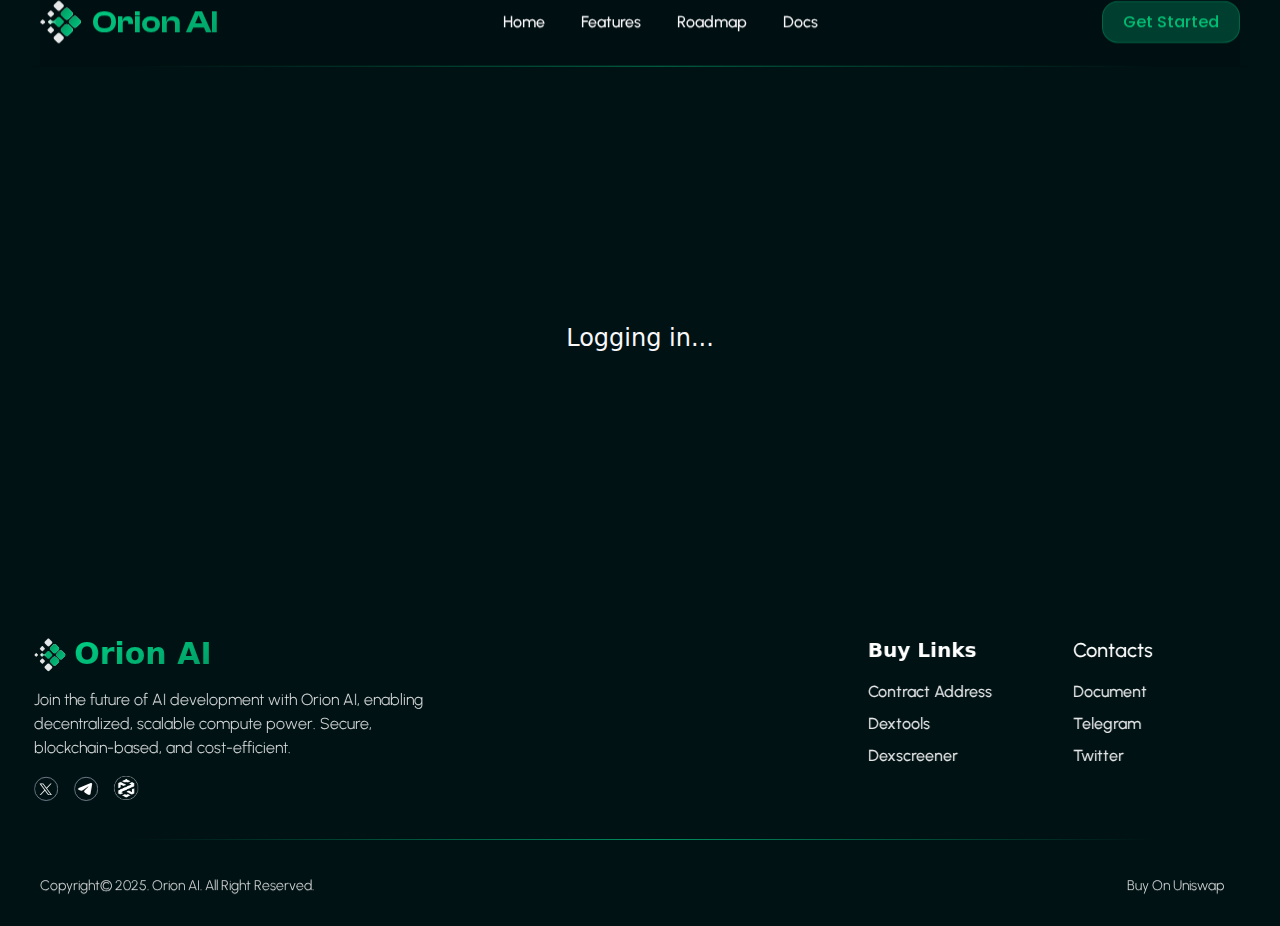
<file: sso/index.html>
<!DOCTYPE html><html lang="en"><head><meta charSet="utf-8"/><meta name="viewport" content="width=device-width, initial-scale=1"/><link rel="stylesheet" href="/_next/static/css/fb9a9af3f6f81ba5.css" data-precedence="next"/><link rel="stylesheet" href="/_next/static/css/8e3f2aac07e1e1dd.css" data-precedence="next"/><link rel="stylesheet" href="/_next/static/css/22ff76f5fbcd07ed.css" data-precedence="next"/><link rel="preload" as="script" fetchPriority="low" href="/_next/static/chunks/webpack-7c1d3e7449a16462.js"/><script src="/_next/static/chunks/fd9d1056-443487c7a9f07fb9.js" async=""></script><script src="/_next/static/chunks/23-76954c03a5335333.js" async=""></script><script src="/_next/static/chunks/main-app-2e660ed0290f68c3.js" async=""></script><script src="/_next/static/chunks/684-5e3dfd0f7766e930.js" async=""></script><script src="/_next/static/chunks/956-f3745adcbf6cb992.js" async=""></script><script src="/_next/static/chunks/app/sso/page-35ca223b76adc690.js" async=""></script><script src="/_next/static/chunks/0e5ce63c-eefaf3873631e429.js" async=""></script><script src="/_next/static/chunks/974-060ce2372c0943f3.js" async=""></script><script src="/_next/static/chunks/140-9466d18c6830cefc.js" async=""></script><script src="/_next/static/chunks/702-00412f75b5054bfe.js" async=""></script><script src="/_next/static/chunks/293-1b6ec0fb79df596c.js" async=""></script><script src="/_next/static/chunks/143-d68046820f01add5.js" async=""></script><script src="/_next/static/chunks/905-49e5346fd1a50b25.js" async=""></script><script src="/_next/static/chunks/app/layout-8e5290155925b8f7.js" async=""></script><script async="" src="https://www.googletagmanager.com/gtag/js?id=AW-16783507022"></script><script async="" src="https://www.googletagmanager.com/gtag/js?id=AW-16783517187"></script><link rel="preload" href="https://www.googletagmanager.com/gtag/js?id=G-ZWJGRM7TZZ" as="script"/><title>SSO | Orion AI - Orion AI</title><meta name="description" content="Explore Orion AI, a decentralized compute network offering scalable solutions for AI training, inference, and gaming rendering. Unlock cost-efficient power and secure blockchain-based performance."/><link rel="icon" href="/icons/logo.svg"/><script>
              window.dataLayer = window.dataLayer || [];
              function gtag(){dataLayer.push(arguments);}
              gtag('js', new Date());
              gtag('config', 'AW-16783507022');
            </script><script>
              window.dataLayer = window.dataLayer || [];
              function gtag(){dataLayer.push(arguments);}
              gtag('js', new Date());
              gtag('config', 'AW-16783517187');
            </script><script src="/_next/static/chunks/polyfills-78c92fac7aa8fdd8.js" noModule=""></script></head><body><style>#nprogress{pointer-events:none}#nprogress .bar{background:#29d;position:fixed;z-index:1600;top: 0;left:0;width:100%;height:3px}#nprogress .peg{display:block;position:absolute;right:0;width:100px;height:100%;box-shadow:0 0 10px #29d,0 0 5px #29d;opacity:1;-webkit-transform:rotate(3deg) translate(0px,-4px);-ms-transform:rotate(3deg) translate(0px,-4px);transform:rotate(3deg) translate(0px,-4px)}#nprogress .spinner{display:block;position:fixed;z-index:1600;top: 15px;right:15px}#nprogress .spinner-icon{width:18px;height:18px;box-sizing:border-box;border:2px solid transparent;border-top-color:#29d;border-left-color:#29d;border-radius:50%;-webkit-animation:nprogress-spinner 400ms linear infinite;animation:nprogress-spinner 400ms linear infinite}.nprogress-custom-parent{overflow:hidden;position:relative}.nprogress-custom-parent #nprogress .bar,.nprogress-custom-parent #nprogress .spinner{position:absolute}@-webkit-keyframes nprogress-spinner{0%{-webkit-transform:rotate(0deg)}100%{-webkit-transform:rotate(360deg)}}@keyframes nprogress-spinner{0%{transform:rotate(0deg)}100%{transform:rotate(360deg)}}</style><div role="region" aria-label="Notifications (F8)" tabindex="-1" style="pointer-events:none"><ol tabindex="-1" class="fixed bottom-0 z-[100] flex max-h-screen w-full flex-col-reverse p-4 sm:right-0 sm:flex-col md:top-0 md:max-w-[420px]"></ol></div><div class="Toastify"></div><script>!function(){try{var d=document.documentElement,c=d.classList;c.remove('light','dark');var e=localStorage.getItem('theme');if('system'===e||(!e&&false)){var t='(prefers-color-scheme: dark)',m=window.matchMedia(t);if(m.media!==t||m.matches){d.style.colorScheme = 'dark';c.add('dark')}else{d.style.colorScheme = 'light';c.add('light')}}else if(e){c.add(e|| '')}else{c.add('dark')}if(e==='light'||e==='dark'||!e)d.style.colorScheme=e||'dark'}catch(e){}}()</script><main class="bg w-full max-w-[100%] overflow-hidden"><header class="w-full px-6 lg:px-8" style="opacity:0;will-change:opacity,transform;transform:translateY(-200px)"><nav class="relative z-[999] mx-auto flex max-w-[1200px] items-center justify-between bg-[#001012] py-5"><a class="flex items-center gap-[10px]" href="/"><img alt="Logo" loading="lazy" width="42" height="42" decoding="async" data-nimg="1" style="color:transparent" src="/icons/logo.svg"/><h1 class="clash-display-semibold text-color-primary text-[32px]">Orion AI</h1></a><div class="hidden gap-9 lg:flex"><a class="urbanist text-base font-semibold hover:text-primary" href="/">Home</a><a class="urbanist cursor-pointer text-base font-semibold hover:text-primary">Features</a><a class="urbanist cursor-pointer text-base font-semibold hover:text-primary">Roadmap</a><a class="urbanist text-base font-semibold hover:text-primary" target="_blank" href="https://docs.orion-ai.cc/introduction/whitepaper">Whitepaper</a><a class="urbanist text-base font-semibold hover:text-primary" target="_blank" href="https://docs.orion-ai.cc">Docs</a></div><div class="flex flex-row-reverse"><div class="ml-3 flex items-center lg:hidden"><svg xmlns="http://www.w3.org/2000/svg" width="32" height="32" viewBox="0 0 24 24" fill="none" stroke="currentColor" stroke-width="2" stroke-linecap="round" stroke-linejoin="round" class="lucide lucide-menu cursor-pointer"><line x1="4" x2="20" y1="12" y2="12"></line><line x1="4" x2="20" y1="6" y2="6"></line><line x1="4" x2="20" y1="18" y2="18"></line></svg></div><a class="poppins hidden rounded-2xl border border-[#00ffa333] bg-[#00FFA333] px-5 py-2 text-base font-bold text-[#00C076] transition duration-300 ease-in-out hover:border-secondary lg:flex" target="_blank" href="https://app.orion-ai.cc">Get Started</a></div></nav><div class="z-[1]"><div aria-expanded="false" class="relative"><div class="absolute top-0 z-[999] w-full bg-[#001214]"><div class="w-full flex-col items-center justify-center gap-9 p-8 lg:hidden hidden" style="height:0px;opacity:1"><a class="urbanist text-base font-semibold hover:text-primary" href="/">Home</a><a class="urbanist cursor-pointer text-base font-semibold hover:text-primary">Features</a><a class="urbanist cursor-pointer text-base font-semibold hover:text-primary">Roadmap</a><a class="urbanist text-base font-semibold hover:text-primary" href="https://docs.orion-ai.cc/introduction/whitepaper">Whitepaper</a><a target="_blank" class="urbanist text-base font-semibold hover:text-primary" href="https://docs.orion-ai.cc">Docs</a><a class="poppins rounded-2xl border border-[#00ffa333] bg-[#00FFA333] px-8 py-3 text-base font-bold text-[#00C076] transition duration-300 ease-in-out hover:border-secondary" target="_blank" href="https://app.orion-ai.cc">Get Started</a></div><div class="h-[1px] w-full bg-bleeding"></div></div></div></div></header><div class="flex min-h-[500px] items-center justify-center px-10 py-10 text-center"><!--$!--><template data-dgst="BAILOUT_TO_CLIENT_SIDE_RENDERING"></template><div>Loading...</div><!--/$--></div><footer class="px-6 pt-12 text-lightGray lg:px-8"><div class="mx-auto flex max-w-[1200px] flex-col justify-between gap-9 lg:flex-row"><div class="flex w-full flex-col items-center lg:w-2/6 lg:items-start" style="opacity:0;transform:translateX(-50px)"><div class="mb-4 flex items-center"><div class="mr-2 h-8 w-8"><img alt="Logo Orion AI" loading="lazy" width="42" height="42" decoding="async" data-nimg="1" style="color:transparent" src="/icons/logo.svg"/></div><span class="text-color-primary text-3xl font-bold">Orion AI</span></div><p class="urbanist mb-4 max-w-3xl text-center text-base font-normal lg:text-left">Join the future of AI development with Orion AI, enabling decentralized, scalable compute power. Secure, blockchain-based, and cost-efficient.</p><div class="flex space-x-4"><a class="text-lightGray hover:text-white" target="_blank" href="https://x.com/Orion AIai"><img alt="X" loading="lazy" width="24" height="24" decoding="async" data-nimg="1" style="color:transparent" src="/icons/x.svg"/></a><a class="text-lightGray hover:text-white" target="_blank" href="https://t.me/OrionAI_ERC20"><img alt="Telegram" loading="lazy" width="24" height="24" decoding="async" data-nimg="1" style="color:transparent" src="/icons/telegram-3.svg"/></a><a class="text-lightGray hover:text-white" target="_blank" href="https://www.dextools.io/app/en/ether/pair-explorer/0x5ba24cA89835F85134cb84440a773c88961d3771"><img alt="Discord" loading="lazy" width="24" height="24" decoding="async" data-nimg="1" style="color:transparent" src="/icons/discord.svg"/></a></div></div><div class="flex w-full flex-col justify-center gap-8 md:flex-row lg:w-1/2 lg:justify-end" style="opacity:0;transform:translateX(50px)"><div class="text-center lg:w-[173px] lg:text-left"><h3 class="mb-4 text-lg text-xl font-semibold text-white">Menu</h3><ul class="space-y-2"><li><a class="urbanist text-sm font-normal text-lightGray hover:text-primary lg:text-base lg:font-semibold" href="/">Home</a></li><li><a class="urbanist text-sm font-normal text-lightGray hover:text-primary lg:text-base lg:font-semibold" target="_blank" href="https://docs.orion-ai.cc">Document</a></li><li><a class="urbanist text-sm font-normal text-lightGray hover:text-primary lg:text-base lg:font-semibold" target="_blank" href="https://docs.orion-ai.cc/introduction/whitepaper">Whitepaper</a></li></ul></div><div class="text-center lg:w-[173px] lg:text-left"><h3 class="urbanist mb-4 text-xl font-semibold text-white">Quick Links</h3><ul class="space-y-2"><li><a class="urbanist text-sm font-normal text-lightGray hover:text-primary lg:text-base lg:font-semibold" target="_blank" href="https://docs.orion-ai.cc/introduction/overview">Introduction</a></li><li><a class="urbanist text-sm font-normal text-lightGray hover:text-primary lg:text-base lg:font-semibold" target="_blank" href="https://docs.orion-ai.cc/getting-started/quick-start-guide">Getting Started</a></li><li><a class="urbanist text-sm font-normal text-lightGray hover:text-primary lg:text-base lg:font-semibold" target="_blank" href="https://docs.orion-ai.cc/product/roadmap">Roadmap</a></li></ul></div><div class="w-full text-center md:w-[300px] lg:text-left"><h3 class="mb-4 text-lg text-xl font-semibold text-white">Contact Us</h3><ul class="space-y-2"><li>Company:<!-- --> <a target="_blank" class="urbanist text-sm font-normal text-lightGray hover:text-primary lg:text-base lg:font-semibold" href="https://blocknetcorp.com/">BlockNet Technologies</a></li><li>Address:<!-- --> <a target="_blank" class="urbanist text-sm font-normal text-lightGray hover:text-primary lg:text-base lg:font-semibold" href="https://maps.app.goo.gl/zsi797s8fydMLVX8A">1209 Mountain Rd Pl NE, Albuquerque, NM 87110, USA</a></li></ul></div></div></div><div class="mt-8 h-[0px] w-full bg-bleeding md:h-[1px]" style="opacity:0;transform:translateY(50px)"></div><div class="urbanist mx-auto max-w-[1200px] py-9 text-sm font-normal text-lightGray" style="opacity:0;transform:translateY(50px)"><div class="flex flex-col items-center justify-between md:flex-row"><p class="text-center">Copyright© 2024. Orion AI. All Right Reserved.</p><div class="mt-4 md:mt-0"><a class="mr-4 hover:text-primary" href="/pages/terms">Terms and Conditions</a><a class="hover:text-primary" href="/pages/privacy">Privacy Policy</a></div></div></div></footer></main><script src="/_next/static/chunks/webpack-7c1d3e7449a16462.js" async=""></script><script>(self.__next_f=self.__next_f||[]).push([0]);self.__next_f.push([2,null])</script><script>self.__next_f.push([1,"1:HL[\"/_next/static/css/fb9a9af3f6f81ba5.css\",\"style\"]\n2:HL[\"/_next/static/css/8e3f2aac07e1e1dd.css\",\"style\"]\n3:HL[\"/_next/static/css/22ff76f5fbcd07ed.css\",\"style\"]\n"])</script><script>self.__next_f.push([1,"4:I[5751,[],\"\"]\n6:I[1298,[\"684\",\"static/chunks/684-5e3dfd0f7766e930.js\",\"956\",\"static/chunks/956-f3745adcbf6cb992.js\",\"125\",\"static/chunks/app/sso/page-35ca223b76adc690.js\"],\"default\",1]\n7:I[9275,[],\"\"]\n8:I[1343,[],\"\"]\nb:I[6130,[],\"\"]\nc:[]\n0:[\"$\",\"$L4\",null,{\"buildId\":\"SWMs3xDoYdghFdzn9lhs7\",\"assetPrefix\":\"\",\"urlParts\":[\"\",\"sso\"],\"initialTree\":[\"\",{\"children\":[\"sso\",{\"children\":[\"__PAGE__\",{}]}]},\"$undefined\",\"$undefined\",true],\"initialSeedData\":[\"\",{\"children\":[\"sso\",{\"children\":[\"__PAGE__\",{},[[\"$L5\",[\"$\",\"div\",null,{\"className\":\"flex min-h-[500px] items-center justify-center px-10 py-10 text-center\",\"children\":[\"$\",\"$L6\",null,{}]}],null],null],null]},[null,[\"$\",\"$L7\",null,{\"parallelRouterKey\":\"children\",\"segmentPath\":[\"children\",\"sso\",\"children\"],\"error\":\"$undefined\",\"errorStyles\":\"$undefined\",\"errorScripts\":\"$undefined\",\"template\":[\"$\",\"$L8\",null,{}],\"templateStyles\":\"$undefined\",\"templateScripts\":\"$undefined\",\"notFound\":\"$undefined\",\"notFoundStyles\":\"$undefined\"}]],null]},[[[[\"$\",\"link\",\"0\",{\"rel\":\"stylesheet\",\"href\":\"/_next/static/css/fb9a9af3f6f81ba5.css\",\"precedence\":\"next\",\"crossOrigin\":\"$undefined\"}],[\"$\",\"link\",\"1\",{\"rel\":\"stylesheet\",\"href\":\"/_next/static/css/8e3f2aac07e1e1dd.css\",\"precedence\":\"next\",\"crossOrigin\":\"$undefined\"}],[\"$\",\"link\",\"2\",{\"rel\":\"stylesheet\",\"href\":\"/_next/static/css/22ff76f5fbcd07ed.css\",\"precedence\":\"next\",\"crossOrigin\":\"$undefined\"}]],\"$L9\"],null],null],\"couldBeIntercepted\":false,\"initialHead\":[null,\"$La\"],\"globalErrorComponent\":\"$b\",\"missingSlots\":\"$Wc\"}]\n"])</script><script>self.__next_f.push([1,"d:I[9593,[\"310\",\"static/chunks/0e5ce63c-eefaf3873631e429.js\",\"974\",\"static/chunks/974-060ce2372c0943f3.js\",\"684\",\"static/chunks/684-5e3dfd0f7766e930.js\",\"140\",\"static/chunks/140-9466d18c6830cefc.js\",\"956\",\"static/chunks/956-f3745adcbf6cb992.js\",\"702\",\"static/chunks/702-00412f75b5054bfe.js\",\"293\",\"static/chunks/293-1b6ec0fb79df596c.js\",\"143\",\"static/chunks/143-d68046820f01add5.js\",\"905\",\"static/chunks/905-49e5346fd1a50b25.js\",\"185\",\"static/chunks/app/layout-8e5290155925b8f7.js\"],\"\"]\ne:I[1422,[\"310\",\"static/chunks/0e5ce63c-eefaf3873631e429.js\",\"974\",\"static/chunks/974-060ce2372c0943f3.js\",\"684\",\"static/chunks/684-5e3dfd0f7766e930.js\",\"140\",\"static/chunks/140-9466d18c6830cefc.js\",\"956\",\"static/chunks/956-f3745adcbf6cb992.js\",\"702\",\"static/chunks/702-00412f75b5054bfe.js\",\"293\",\"static/chunks/293-1b6ec0fb79df596c.js\",\"143\",\"static/chunks/143-d68046820f01add5.js\",\"905\",\"static/chunks/905-49e5346fd1a50b25.js\",\"185\",\"static/chunks/app/layout-8e5290155925b8f7.js\"],\"Toaster\",1]\nf:I[5956,[\"310\",\"static/chunks/0e5ce63c-eefaf3873631e429.js\",\"974\",\"static/chunks/974-060ce2372c0943f3.js\",\"684\",\"static/chunks/684-5e3dfd0f7766e930.js\",\"140\",\"static/chunks/140-9466d18c6830cefc.js\",\"956\",\"static/chunks/956-f3745adcbf6cb992.js\",\"702\",\"static/chunks/702-00412f75b5054bfe.js\",\"293\",\"static/chunks/293-1b6ec0fb79df596c.js\",\"143\",\"static/chunks/143-d68046820f01add5.js\",\"905\",\"static/chunks/905-49e5346fd1a50b25.js\",\"185\",\"static/chunks/app/layout-8e5290155925b8f7.js\"],\"ToastContainer\",1]\n10:I[5666,[\"310\",\"static/chunks/0e5ce63c-eefaf3873631e429.js\",\"974\",\"static/chunks/974-060ce2372c0943f3.js\",\"684\",\"static/chunks/684-5e3dfd0f7766e930.js\",\"140\",\"static/chunks/140-9466d18c6830cefc.js\",\"956\",\"static/chunks/956-f3745adcbf6cb992.js\",\"702\",\"static/chunks/702-00412f75b5054bfe.js\",\"293\",\"static/chunks/293-1b6ec0fb79df596c.js\",\"143\",\"static/chunks/143-d68046820f01add5.js\",\"905\",\"static/chunks/905-49e5346fd1a50b25.js\",\"185\",\"static/chunks/app/layout-8e5290155925b8f7.js\"],\"MusicProvider\",1]\n11:I[1361,[\"310\",\"static/chunks/0e5ce63c-eefaf3873631e429.j"])</script><script>self.__next_f.push([1,"s\",\"974\",\"static/chunks/974-060ce2372c0943f3.js\",\"684\",\"static/chunks/684-5e3dfd0f7766e930.js\",\"140\",\"static/chunks/140-9466d18c6830cefc.js\",\"956\",\"static/chunks/956-f3745adcbf6cb992.js\",\"702\",\"static/chunks/702-00412f75b5054bfe.js\",\"293\",\"static/chunks/293-1b6ec0fb79df596c.js\",\"143\",\"static/chunks/143-d68046820f01add5.js\",\"905\",\"static/chunks/905-49e5346fd1a50b25.js\",\"185\",\"static/chunks/app/layout-8e5290155925b8f7.js\"],\"default\",1]\n12:I[5915,[\"310\",\"static/chunks/0e5ce63c-eefaf3873631e429.js\",\"974\",\"static/chunks/974-060ce2372c0943f3.js\",\"684\",\"static/chunks/684-5e3dfd0f7766e930.js\",\"140\",\"static/chunks/140-9466d18c6830cefc.js\",\"956\",\"static/chunks/956-f3745adcbf6cb992.js\",\"702\",\"static/chunks/702-00412f75b5054bfe.js\",\"293\",\"static/chunks/293-1b6ec0fb79df596c.js\",\"143\",\"static/chunks/143-d68046820f01add5.js\",\"905\",\"static/chunks/905-49e5346fd1a50b25.js\",\"185\",\"static/chunks/app/layout-8e5290155925b8f7.js\"],\"Navbar\",1]\n13:I[4084,[\"310\",\"static/chunks/0e5ce63c-eefaf3873631e429.js\",\"974\",\"static/chunks/974-060ce2372c0943f3.js\",\"684\",\"static/chunks/684-5e3dfd0f7766e930.js\",\"140\",\"static/chunks/140-9466d18c6830cefc.js\",\"956\",\"static/chunks/956-f3745adcbf6cb992.js\",\"702\",\"static/chunks/702-00412f75b5054bfe.js\",\"293\",\"static/chunks/293-1b6ec0fb79df596c.js\",\"143\",\"static/chunks/143-d68046820f01add5.js\",\"905\",\"static/chunks/905-49e5346fd1a50b25.js\",\"185\",\"static/chunks/app/layout-8e5290155925b8f7.js\"],\"default\",1]\n14:I[3612,[\"310\",\"static/chunks/0e5ce63c-eefaf3873631e429.js\",\"974\",\"static/chunks/974-060ce2372c0943f3.js\",\"684\",\"static/chunks/684-5e3dfd0f7766e930.js\",\"140\",\"static/chunks/140-9466d18c6830cefc.js\",\"956\",\"static/chunks/956-f3745adcbf6cb992.js\",\"702\",\"static/chunks/702-00412f75b5054bfe.js\",\"293\",\"static/chunks/293-1b6ec0fb79df596c.js\",\"143\",\"static/chunks/143-d68046820f01add5.js\",\"905\",\"static/chunks/905-49e5346fd1a50b25.js\",\"185\",\"static/chunks/app/layout-8e5290155925b8f7.js\"],\"GoogleAnalytics\"]\n"])</script><script>self.__next_f.push([1,"9:[\"$\",\"html\",null,{\"lang\":\"en\",\"suppressHydrationWarning\":true,\"children\":[[\"$\",\"head\",null,{\"children\":[[\"$\",\"script\",null,{\"async\":true,\"src\":\"https://www.googletagmanager.com/gtag/js?id=AW-16783507022\"}],[\"$\",\"script\",null,{\"dangerouslySetInnerHTML\":{\"__html\":\"\\n              window.dataLayer = window.dataLayer || [];\\n              function gtag(){dataLayer.push(arguments);}\\n              gtag('js', new Date());\\n              gtag('config', 'AW-16783507022');\\n            \"}}],[\"$\",\"script\",null,{\"async\":true,\"src\":\"https://www.googletagmanager.com/gtag/js?id=AW-16783517187\"}],[\"$\",\"script\",null,{\"dangerouslySetInnerHTML\":{\"__html\":\"\\n              window.dataLayer = window.dataLayer || [];\\n              function gtag(){dataLayer.push(arguments);}\\n              gtag('js', new Date());\\n              gtag('config', 'AW-16783517187');\\n            \"}}]]}],[\"$\",\"body\",null,{\"suppressHydrationWarning\":true,\"children\":[[\"$\",\"$Ld\",null,{\"showSpinner\":false}],[\"$\",\"$Le\",null,{}],[\"$\",\"$Lf\",null,{\"position\":\"top-right\",\"autoClose\":5000,\"hideProgressBar\":false,\"newestOnTop\":false,\"closeOnClick\":true,\"rtl\":false,\"pauseOnFocusLoss\":true,\"draggable\":true,\"pauseOnHover\":true}],[\"$\",\"$L10\",null,{\"children\":[\"$\",\"$L11\",null,{\"children\":[\"$\",\"main\",null,{\"className\":\"bg w-full max-w-[100%] overflow-hidden\",\"children\":[[\"$\",\"$L12\",null,{}],[\"$\",\"$L7\",null,{\"parallelRouterKey\":\"children\",\"segmentPath\":[\"children\"],\"error\":\"$undefined\",\"errorStyles\":\"$undefined\",\"errorScripts\":\"$undefined\",\"template\":[\"$\",\"$L8\",null,{}],\"templateStyles\":\"$undefined\",\"templateScripts\":\"$undefined\",\"notFound\":[[\"$\",\"title\",null,{\"children\":\"404: This page could not be found.\"}],[\"$\",\"div\",null,{\"style\":{\"fontFamily\":\"system-ui,\\\"Segoe UI\\\",Roboto,Helvetica,Arial,sans-serif,\\\"Apple Color Emoji\\\",\\\"Segoe UI Emoji\\\"\",\"height\":\"100vh\",\"textAlign\":\"center\",\"display\":\"flex\",\"flexDirection\":\"column\",\"alignItems\":\"center\",\"justifyContent\":\"center\"},\"children\":[\"$\",\"div\",null,{\"children\":[[\"$\",\"style\",null,{\"dangerouslySetInnerHTML\":{\"__html\":\"body{color:#000;background:#fff;margin:0}.next-error-h1{border-right:1px solid rgba(0,0,0,.3)}@media (prefers-color-scheme:dark){body{color:#fff;background:#000}.next-error-h1{border-right:1px solid rgba(255,255,255,.3)}}\"}}],[\"$\",\"h1\",null,{\"className\":\"next-error-h1\",\"style\":{\"display\":\"inline-block\",\"margin\":\"0 20px 0 0\",\"padding\":\"0 23px 0 0\",\"fontSize\":24,\"fontWeight\":500,\"verticalAlign\":\"top\",\"lineHeight\":\"49px\"},\"children\":\"404\"}],[\"$\",\"div\",null,{\"style\":{\"display\":\"inline-block\"},\"children\":[\"$\",\"h2\",null,{\"style\":{\"fontSize\":14,\"fontWeight\":400,\"lineHeight\":\"49px\",\"margin\":0},\"children\":\"This page could not be found.\"}]}]]}]}]],\"notFoundStyles\":[]}],[\"$\",\"$L13\",null,{}]]}]}]}]]}],[\"$\",\"$L14\",null,{\"gaId\":\"G-ZWJGRM7TZZ\"}]]}]\n"])</script><script>self.__next_f.push([1,"a:[[\"$\",\"meta\",\"0\",{\"name\":\"viewport\",\"content\":\"width=device-width, initial-scale=1\"}],[\"$\",\"meta\",\"1\",{\"charSet\":\"utf-8\"}],[\"$\",\"title\",\"2\",{\"children\":\"SSO | Orion AI - Orion AI\"}],[\"$\",\"meta\",\"3\",{\"name\":\"description\",\"content\":\"Explore Orion AI, a decentralized compute network offering scalable solutions for AI training, inference, and gaming rendering. Unlock cost-efficient power and secure blockchain-based performance.\"}],[\"$\",\"link\",\"4\",{\"rel\":\"icon\",\"href\":\"/icons/logo.svg\"}]]\n5:null\n"])</script><script>(function(){function c(){var b=a.contentDocument||a.contentWindow.document;if(b){var d=b.createElement('script');d.innerHTML="window.__CF$cv$params={r:'902e82a9fe792320',t:'MTczNzAzNDc1My4wMDAwMDA='};var a=document.createElement('script');a.nonce='';a.src='/cdn-cgi/challenge-platform/scripts/jsd/main.js';document.getElementsByTagName('head')[0].appendChild(a);";b.getElementsByTagName('head')[0].appendChild(d)}}if(document.body){var a=document.createElement('iframe');a.height=1;a.width=1;a.style.position='absolute';a.style.top=0;a.style.left=0;a.style.border='none';a.style.visibility='hidden';document.body.appendChild(a);if('loading'!==document.readyState)c();else if(window.addEventListener)document.addEventListener('DOMContentLoaded',c);else{var e=document.onreadystatechange||function(){};document.onreadystatechange=function(b){e(b);'loading'!==document.readyState&&(document.onreadystatechange=e,c())}}}})();</script></body></html>
</file>
<file: _next/static/css/fb9a9af3f6f81ba5.css>
:root {
  --toastify-color-light: #fff;
  --toastify-color-dark: #121212;
  --toastify-color-info: #3498db;
  --toastify-color-success: #07bc0c;
  --toastify-color-warning: #f1c40f;
  --toastify-color-error: #e74c3c;
  --toastify-color-transparent: hsla(0, 0%, 100%, 0.7);
  --toastify-icon-color-info: var(--toastify-color-info);
  --toastify-icon-color-success: var(--toastify-color-success);
  --toastify-icon-color-warning: var(--toastify-color-warning);
  --toastify-icon-color-error: var(--toastify-color-error);
  --toastify-toast-width: 320px;
  --toastify-toast-offset: 16px;
  --toastify-toast-top: max(
    var(--toastify-toast-offset),
    env(safe-area-inset-top)
  );
  --toastify-toast-right: max(
    var(--toastify-toast-offset),
    env(safe-area-inset-right)
  );
  --toastify-toast-left: max(
    var(--toastify-toast-offset),
    env(safe-area-inset-left)
  );
  --toastify-toast-bottom: max(
    var(--toastify-toast-offset),
    env(safe-area-inset-bottom)
  );
  --toastify-toast-background: #fff;
  --toastify-toast-min-height: 64px;
  --toastify-toast-max-height: 800px;
  --toastify-toast-bd-radius: 6px;
  --toastify-font-family: sans-serif;
  --toastify-z-index: 9999;
  --toastify-text-color-light: #757575;
  --toastify-text-color-dark: #fff;
  --toastify-text-color-info: #fff;
  --toastify-text-color-success: #fff;
  --toastify-text-color-warning: #fff;
  --toastify-text-color-error: #fff;
  --toastify-spinner-color: #616161;
  --toastify-spinner-color-empty-area: #e0e0e0;
  --toastify-color-progress-light: linear-gradient(
    90deg,
    #4cd964,
    #5ac8fa,
    #007aff,
    #34aadc,
    #5856d6,
    #ff2d55
  );
  --toastify-color-progress-dark: #bb86fc;
  --toastify-color-progress-info: var(--toastify-color-info);
  --toastify-color-progress-success: var(--toastify-color-success);
  --toastify-color-progress-warning: var(--toastify-color-warning);
  --toastify-color-progress-error: var(--toastify-color-error);
  --toastify-color-progress-bgo: 0.2;
}
.Toastify__toast-container {
  z-index: var(--toastify-z-index);
  -webkit-transform: translateZ(var(--toastify-z-index));
  position: fixed;
  padding: 4px;
  width: var(--toastify-toast-width);
  box-sizing: border-box;
  color: #fff;
}
.Toastify__toast-container--top-left {
  top: var(--toastify-toast-top);
  left: var(--toastify-toast-left);
}
.Toastify__toast-container--top-center {
  top: var(--toastify-toast-top);
  left: 50%;
  transform: translateX(-50%);
}
.Toastify__toast-container--top-right {
  top: var(--toastify-toast-top);
  right: var(--toastify-toast-right);
}
.Toastify__toast-container--bottom-left {
  bottom: var(--toastify-toast-bottom);
  left: var(--toastify-toast-left);
}
.Toastify__toast-container--bottom-center {
  bottom: var(--toastify-toast-bottom);
  left: 50%;
  transform: translateX(-50%);
}
.Toastify__toast-container--bottom-right {
  bottom: var(--toastify-toast-bottom);
  right: var(--toastify-toast-right);
}
@media only screen and (max-width: 480px) {
  .Toastify__toast-container {
    width: 100vw;
    padding: 0;
    left: env(safe-area-inset-left);
    margin: 0;
  }
  .Toastify__toast-container--top-center,
  .Toastify__toast-container--top-left,
  .Toastify__toast-container--top-right {
    top: env(safe-area-inset-top);
    transform: translateX(0);
  }
  .Toastify__toast-container--bottom-center,
  .Toastify__toast-container--bottom-left,
  .Toastify__toast-container--bottom-right {
    bottom: env(safe-area-inset-bottom);
    transform: translateX(0);
  }
  .Toastify__toast-container--rtl {
    right: env(safe-area-inset-right);
    left: auto;
  }
}
.Toastify__toast {
  --y: 0;
  position: relative;
  touch-action: none;
  min-height: var(--toastify-toast-min-height);
  box-sizing: border-box;
  margin-bottom: 1rem;
  padding: 8px;
  border-radius: var(--toastify-toast-bd-radius);
  box-shadow: 0 4px 12px rgba(0, 0, 0, 0.1);
  display: flex;
  justify-content: space-between;
  max-height: var(--toastify-toast-max-height);
  font-family: var(--toastify-font-family);
  cursor: default;
  direction: ltr;
  z-index: 0;
  overflow: hidden;
}
.Toastify__toast--stacked {
  position: absolute;
  width: 100%;
  transform: translate3d(0, var(--y), 0) scale(var(--s));
  transition: transform 0.3s;
}
.Toastify__toast--stacked[data-collapsed] .Toastify__close-button,
.Toastify__toast--stacked[data-collapsed] .Toastify__toast-body {
  transition: opacity 0.1s;
}
.Toastify__toast--stacked[data-collapsed="false"] {
  overflow: visible;
}
.Toastify__toast--stacked[data-collapsed="true"]:not(:last-child) > * {
  opacity: 0;
}
.Toastify__toast--stacked:after {
  content: "";
  position: absolute;
  left: 0;
  right: 0;
  height: calc(var(--g) * 1px);
  bottom: 100%;
}
.Toastify__toast--stacked[data-pos="top"] {
  top: 0;
}
.Toastify__toast--stacked[data-pos="bot"] {
  bottom: 0;
}
.Toastify__toast--stacked[data-pos="bot"].Toastify__toast--stacked:before {
  transform-origin: top;
}
.Toastify__toast--stacked[data-pos="top"].Toastify__toast--stacked:before {
  transform-origin: bottom;
}
.Toastify__toast--stacked:before {
  content: "";
  position: absolute;
  left: 0;
  right: 0;
  bottom: 0;
  height: 100%;
  transform: scaleY(3);
  z-index: -1;
}
.Toastify__toast--rtl {
  direction: rtl;
}
.Toastify__toast--close-on-click {
  cursor: pointer;
}
.Toastify__toast-body {
  margin: auto 0;
  flex: 1 1 auto;
  padding: 6px;
  display: flex;
  align-items: center;
}
.Toastify__toast-body > div:last-child {
  word-break: break-word;
  flex: 1;
}
.Toastify__toast-icon {
  margin-inline-end: 10px;
  width: 20px;
  flex-shrink: 0;
  display: flex;
}
.Toastify--animate {
  animation-fill-mode: both;
  animation-duration: 0.5s;
}
.Toastify--animate-icon {
  animation-fill-mode: both;
  animation-duration: 0.3s;
}
@media only screen and (max-width: 480px) {
  .Toastify__toast {
    margin-bottom: 0;
    border-radius: 0;
  }
}
.Toastify__toast-theme--dark {
  background: var(--toastify-color-dark);
  color: var(--toastify-text-color-dark);
}
.Toastify__toast-theme--colored.Toastify__toast--default,
.Toastify__toast-theme--light {
  background: var(--toastify-color-light);
  color: var(--toastify-text-color-light);
}
.Toastify__toast-theme--colored.Toastify__toast--info {
  color: var(--toastify-text-color-info);
  background: var(--toastify-color-info);
}
.Toastify__toast-theme--colored.Toastify__toast--success {
  color: var(--toastify-text-color-success);
  background: var(--toastify-color-success);
}
.Toastify__toast-theme--colored.Toastify__toast--warning {
  color: var(--toastify-text-color-warning);
  background: var(--toastify-color-warning);
}
.Toastify__toast-theme--colored.Toastify__toast--error {
  color: var(--toastify-text-color-error);
  background: var(--toastify-color-error);
}
.Toastify__progress-bar-theme--light {
  background: var(--toastify-color-progress-light);
}
.Toastify__progress-bar-theme--dark {
  background: var(--toastify-color-progress-dark);
}
.Toastify__progress-bar--info {
  background: var(--toastify-color-progress-info);
}
.Toastify__progress-bar--success {
  background: var(--toastify-color-progress-success);
}
.Toastify__progress-bar--warning {
  background: var(--toastify-color-progress-warning);
}
.Toastify__progress-bar--error {
  background: var(--toastify-color-progress-error);
}
.Toastify__progress-bar-theme--colored.Toastify__progress-bar--error,
.Toastify__progress-bar-theme--colored.Toastify__progress-bar--info,
.Toastify__progress-bar-theme--colored.Toastify__progress-bar--success,
.Toastify__progress-bar-theme--colored.Toastify__progress-bar--warning {
  background: var(--toastify-color-transparent);
}
.Toastify__close-button {
  color: #fff;
  background: transparent;
  outline: none;
  border: none;
  padding: 0;
  cursor: pointer;
  opacity: 0.7;
  transition: 0.3s ease;
  align-self: flex-start;
  z-index: 1;
}
.Toastify__close-button--light {
  color: #000;
  opacity: 0.3;
}
.Toastify__close-button > svg {
  fill: currentColor;
  height: 16px;
  width: 14px;
}
.Toastify__close-button:focus,
.Toastify__close-button:hover {
  opacity: 1;
}
@keyframes Toastify__trackProgress {
  0% {
    transform: scaleX(1);
  }
  to {
    transform: scaleX(0);
  }
}
.Toastify__progress-bar {
  position: absolute;
  bottom: 0;
  left: 0;
  width: 100%;
  height: 100%;
  z-index: var(--toastify-z-index);
  opacity: 0.7;
  transform-origin: left;
  border-bottom-left-radius: var(--toastify-toast-bd-radius);
}
.Toastify__progress-bar--animated {
  animation: Toastify__trackProgress linear 1 forwards;
}
.Toastify__progress-bar--controlled {
  transition: transform 0.2s;
}
.Toastify__progress-bar--rtl {
  right: 0;
  left: auto;
  transform-origin: right;
  border-bottom-left-radius: 0;
  border-bottom-right-radius: var(--toastify-toast-bd-radius);
}
.Toastify__progress-bar--wrp {
  position: absolute;
  bottom: 0;
  left: 0;
  width: 100%;
  height: 5px;
  border-bottom-left-radius: var(--toastify-toast-bd-radius);
}
.Toastify__progress-bar--wrp[data-hidden="true"] {
  opacity: 0;
}
.Toastify__progress-bar--bg {
  opacity: var(--toastify-color-progress-bgo);
  width: 100%;
  height: 100%;
}
.Toastify__spinner {
  width: 20px;
  height: 20px;
  box-sizing: border-box;
  border: 2px solid;
  border-radius: 100%;
  border-color: var(--toastify-spinner-color-empty-area);
  border-right-color: var(--toastify-spinner-color);
  animation: Toastify__spin 0.65s linear infinite;
}
@keyframes Toastify__bounceInRight {
  0%,
  60%,
  75%,
  90%,
  to {
    animation-timing-function: cubic-bezier(0.215, 0.61, 0.355, 1);
  }
  0% {
    opacity: 0;
    transform: translate3d(3000px, 0, 0);
  }
  60% {
    opacity: 1;
    transform: translate3d(-25px, 0, 0);
  }
  75% {
    transform: translate3d(10px, 0, 0);
  }
  90% {
    transform: translate3d(-5px, 0, 0);
  }
  to {
    transform: none;
  }
}
@keyframes Toastify__bounceOutRight {
  20% {
    opacity: 1;
    transform: translate3d(-20px, var(--y), 0);
  }
  to {
    opacity: 0;
    transform: translate3d(2000px, var(--y), 0);
  }
}
@keyframes Toastify__bounceInLeft {
  0%,
  60%,
  75%,
  90%,
  to {
    animation-timing-function: cubic-bezier(0.215, 0.61, 0.355, 1);
  }
  0% {
    opacity: 0;
    transform: translate3d(-3000px, 0, 0);
  }
  60% {
    opacity: 1;
    transform: translate3d(25px, 0, 0);
  }
  75% {
    transform: translate3d(-10px, 0, 0);
  }
  90% {
    transform: translate3d(5px, 0, 0);
  }
  to {
    transform: none;
  }
}
@keyframes Toastify__bounceOutLeft {
  20% {
    opacity: 1;
    transform: translate3d(20px, var(--y), 0);
  }
  to {
    opacity: 0;
    transform: translate3d(-2000px, var(--y), 0);
  }
}
@keyframes Toastify__bounceInUp {
  0%,
  60%,
  75%,
  90%,
  to {
    animation-timing-function: cubic-bezier(0.215, 0.61, 0.355, 1);
  }
  0% {
    opacity: 0;
    transform: translate3d(0, 3000px, 0);
  }
  60% {
    opacity: 1;
    transform: translate3d(0, -20px, 0);
  }
  75% {
    transform: translate3d(0, 10px, 0);
  }
  90% {
    transform: translate3d(0, -5px, 0);
  }
  to {
    transform: translateZ(0);
  }
}
@keyframes Toastify__bounceOutUp {
  20% {
    transform: translate3d(0, calc(var(--y) - 10px), 0);
  }
  40%,
  45% {
    opacity: 1;
    transform: translate3d(0, calc(var(--y) + 20px), 0);
  }
  to {
    opacity: 0;
    transform: translate3d(0, -2000px, 0);
  }
}
@keyframes Toastify__bounceInDown {
  0%,
  60%,
  75%,
  90%,
  to {
    animation-timing-function: cubic-bezier(0.215, 0.61, 0.355, 1);
  }
  0% {
    opacity: 0;
    transform: translate3d(0, -3000px, 0);
  }
  60% {
    opacity: 1;
    transform: translate3d(0, 25px, 0);
  }
  75% {
    transform: translate3d(0, -10px, 0);
  }
  90% {
    transform: translate3d(0, 5px, 0);
  }
  to {
    transform: none;
  }
}
@keyframes Toastify__bounceOutDown {
  20% {
    transform: translate3d(0, calc(var(--y) - 10px), 0);
  }
  40%,
  45% {
    opacity: 1;
    transform: translate3d(0, calc(var(--y) + 20px), 0);
  }
  to {
    opacity: 0;
    transform: translate3d(0, 2000px, 0);
  }
}
.Toastify__bounce-enter--bottom-left,
.Toastify__bounce-enter--top-left {
  animation-name: Toastify__bounceInLeft;
}
.Toastify__bounce-enter--bottom-right,
.Toastify__bounce-enter--top-right {
  animation-name: Toastify__bounceInRight;
}
.Toastify__bounce-enter--top-center {
  animation-name: Toastify__bounceInDown;
}
.Toastify__bounce-enter--bottom-center {
  animation-name: Toastify__bounceInUp;
}
.Toastify__bounce-exit--bottom-left,
.Toastify__bounce-exit--top-left {
  animation-name: Toastify__bounceOutLeft;
}
.Toastify__bounce-exit--bottom-right,
.Toastify__bounce-exit--top-right {
  animation-name: Toastify__bounceOutRight;
}
.Toastify__bounce-exit--top-center {
  animation-name: Toastify__bounceOutUp;
}
.Toastify__bounce-exit--bottom-center {
  animation-name: Toastify__bounceOutDown;
}
@keyframes Toastify__zoomIn {
  0% {
    opacity: 0;
    transform: scale3d(0.3, 0.3, 0.3);
  }
  50% {
    opacity: 1;
  }
}
@keyframes Toastify__zoomOut {
  0% {
    opacity: 1;
  }
  50% {
    opacity: 0;
    transform: translate3d(0, var(--y), 0) scale3d(0.3, 0.3, 0.3);
  }
  to {
    opacity: 0;
  }
}
.Toastify__zoom-enter {
  animation-name: Toastify__zoomIn;
}
.Toastify__zoom-exit {
  animation-name: Toastify__zoomOut;
}
@keyframes Toastify__flipIn {
  0% {
    transform: perspective(400px) rotateX(90deg);
    animation-timing-function: ease-in;
    opacity: 0;
  }
  40% {
    transform: perspective(400px) rotateX(-20deg);
    animation-timing-function: ease-in;
  }
  60% {
    transform: perspective(400px) rotateX(10deg);
    opacity: 1;
  }
  80% {
    transform: perspective(400px) rotateX(-5deg);
  }
  to {
    transform: perspective(400px);
  }
}
@keyframes Toastify__flipOut {
  0% {
    transform: translate3d(0, var(--y), 0) perspective(400px);
  }
  30% {
    transform: translate3d(0, var(--y), 0) perspective(400px) rotateX(-20deg);
    opacity: 1;
  }
  to {
    transform: translate3d(0, var(--y), 0) perspective(400px) rotateX(90deg);
    opacity: 0;
  }
}
.Toastify__flip-enter {
  animation-name: Toastify__flipIn;
}
.Toastify__flip-exit {
  animation-name: Toastify__flipOut;
}
@keyframes Toastify__slideInRight {
  0% {
    transform: translate3d(110%, 0, 0);
    visibility: visible;
  }
  to {
    transform: translate3d(0, var(--y), 0);
  }
}
@keyframes Toastify__slideInLeft {
  0% {
    transform: translate3d(-110%, 0, 0);
    visibility: visible;
  }
  to {
    transform: translate3d(0, var(--y), 0);
  }
}
@keyframes Toastify__slideInUp {
  0% {
    transform: translate3d(0, 110%, 0);
    visibility: visible;
  }
  to {
    transform: translate3d(0, var(--y), 0);
  }
}
@keyframes Toastify__slideInDown {
  0% {
    transform: translate3d(0, -110%, 0);
    visibility: visible;
  }
  to {
    transform: translate3d(0, var(--y), 0);
  }
}
@keyframes Toastify__slideOutRight {
  0% {
    transform: translate3d(0, var(--y), 0);
  }
  to {
    visibility: hidden;
    transform: translate3d(110%, var(--y), 0);
  }
}
@keyframes Toastify__slideOutLeft {
  0% {
    transform: translate3d(0, var(--y), 0);
  }
  to {
    visibility: hidden;
    transform: translate3d(-110%, var(--y), 0);
  }
}
@keyframes Toastify__slideOutDown {
  0% {
    transform: translate3d(0, var(--y), 0);
  }
  to {
    visibility: hidden;
    transform: translate3d(0, 500px, 0);
  }
}
@keyframes Toastify__slideOutUp {
  0% {
    transform: translate3d(0, var(--y), 0);
  }
  to {
    visibility: hidden;
    transform: translate3d(0, -500px, 0);
  }
}
.Toastify__slide-enter--bottom-left,
.Toastify__slide-enter--top-left {
  animation-name: Toastify__slideInLeft;
}
.Toastify__slide-enter--bottom-right,
.Toastify__slide-enter--top-right {
  animation-name: Toastify__slideInRight;
}
.Toastify__slide-enter--top-center {
  animation-name: Toastify__slideInDown;
}
.Toastify__slide-enter--bottom-center {
  animation-name: Toastify__slideInUp;
}
.Toastify__slide-exit--bottom-left,
.Toastify__slide-exit--top-left {
  animation-name: Toastify__slideOutLeft;
  animation-timing-function: ease-in;
  animation-duration: 0.3s;
}
.Toastify__slide-exit--bottom-right,
.Toastify__slide-exit--top-right {
  animation-name: Toastify__slideOutRight;
  animation-timing-function: ease-in;
  animation-duration: 0.3s;
}
.Toastify__slide-exit--top-center {
  animation-name: Toastify__slideOutUp;
  animation-timing-function: ease-in;
  animation-duration: 0.3s;
}
.Toastify__slide-exit--bottom-center {
  animation-name: Toastify__slideOutDown;
  animation-timing-function: ease-in;
  animation-duration: 0.3s;
}
@keyframes Toastify__spin {
  0% {
    transform: rotate(0deg);
  }
  to {
    transform: rotate(1turn);
  }
}
</file>
<file: _next/static/css/8e3f2aac07e1e1dd.css>
*,
:after,
:before {
  --tw-border-spacing-x: 0;
  --tw-border-spacing-y: 0;
  --tw-translate-x: 0;
  --tw-translate-y: 0;
  --tw-rotate: 0;
  --tw-skew-x: 0;
  --tw-skew-y: 0;
  --tw-scale-x: 1;
  --tw-scale-y: 1;
  --tw-pan-x: ;
  --tw-pan-y: ;
  --tw-pinch-zoom: ;
  --tw-scroll-snap-strictness: proximity;
  --tw-gradient-from-position: ;
  --tw-gradient-via-position: ;
  --tw-gradient-to-position: ;
  --tw-ordinal: ;
  --tw-slashed-zero: ;
  --tw-numeric-figure: ;
  --tw-numeric-spacing: ;
  --tw-numeric-fraction: ;
  --tw-ring-inset: ;
  --tw-ring-offset-width: 0px;
  --tw-ring-offset-color: #fff;
  --tw-ring-color: rgba(59, 130, 246, 0.5);
  --tw-ring-offset-shadow: 0 0 #0000;
  --tw-ring-shadow: 0 0 #0000;
  --tw-shadow: 0 0 #0000;
  --tw-shadow-colored: 0 0 #0000;
  --tw-blur: ;
  --tw-brightness: ;
  --tw-contrast: ;
  --tw-grayscale: ;
  --tw-hue-rotate: ;
  --tw-invert: ;
  --tw-saturate: ;
  --tw-sepia: ;
  --tw-drop-shadow: ;
  --tw-backdrop-blur: ;
  --tw-backdrop-brightness: ;
  --tw-backdrop-contrast: ;
  --tw-backdrop-grayscale: ;
  --tw-backdrop-hue-rotate: ;
  --tw-backdrop-invert: ;
  --tw-backdrop-opacity: ;
  --tw-backdrop-saturate: ;
  --tw-backdrop-sepia: ;
  --tw-contain-size: ;
  --tw-contain-layout: ;
  --tw-contain-paint: ;
  --tw-contain-style: ;
}
::backdrop {
  --tw-border-spacing-x: 0;
  --tw-border-spacing-y: 0;
  --tw-translate-x: 0;
  --tw-translate-y: 0;
  --tw-rotate: 0;
  --tw-skew-x: 0;
  --tw-skew-y: 0;
  --tw-scale-x: 1;
  --tw-scale-y: 1;
  --tw-pan-x: ;
  --tw-pan-y: ;
  --tw-pinch-zoom: ;
  --tw-scroll-snap-strictness: proximity;
  --tw-gradient-from-position: ;
  --tw-gradient-via-position: ;
  --tw-gradient-to-position: ;
  --tw-ordinal: ;
  --tw-slashed-zero: ;
  --tw-numeric-figure: ;
  --tw-numeric-spacing: ;
  --tw-numeric-fraction: ;
  --tw-ring-inset: ;
  --tw-ring-offset-width: 0px;
  --tw-ring-offset-color: #fff;
  --tw-ring-color: rgba(59, 130, 246, 0.5);
  --tw-ring-offset-shadow: 0 0 #0000;
  --tw-ring-shadow: 0 0 #0000;
  --tw-shadow: 0 0 #0000;
  --tw-shadow-colored: 0 0 #0000;
  --tw-blur: ;
  --tw-brightness: ;
  --tw-contrast: ;
  --tw-grayscale: ;
  --tw-hue-rotate: ;
  --tw-invert: ;
  --tw-saturate: ;
  --tw-sepia: ;
  --tw-drop-shadow: ;
  --tw-backdrop-blur: ;
  --tw-backdrop-brightness: ;
  --tw-backdrop-contrast: ;
  --tw-backdrop-grayscale: ;
  --tw-backdrop-hue-rotate: ;
  --tw-backdrop-invert: ;
  --tw-backdrop-opacity: ;
  --tw-backdrop-saturate: ;
  --tw-backdrop-sepia: ;
  --tw-contain-size: ;
  --tw-contain-layout: ;
  --tw-contain-paint: ;
  --tw-contain-style: ;
} /*
! tailwindcss v3.4.13 | MIT License | https://tailwindcss.com
*/
*,
:after,
:before {
  box-sizing: border-box;
  border: 0 solid #e5e7eb;
}
:after,
:before {
  --tw-content: "";
}
:host,
html {
  line-height: 1.5;
  -webkit-text-size-adjust: 100%;
  -moz-tab-size: 4;
  -o-tab-size: 4;
  tab-size: 4;
  font-family: ui-sans-serif, system-ui, sans-serif, Apple Color Emoji,
    Segoe UI Emoji, Segoe UI Symbol, Noto Color Emoji;
  font-feature-settings: normal;
  font-variation-settings: normal;
  -webkit-tap-highlight-color: transparent;
}
body {
  margin: 0;
  line-height: inherit;
}
hr {
  height: 0;
  color: inherit;
  border-top-width: 1px;
}
abbr:where([title]) {
  -webkit-text-decoration: underline dotted;
  text-decoration: underline dotted;
}
h1,
h2,
h3,
h4,
h5,
h6 {
  font-size: inherit;
  font-weight: inherit;
}
a {
  color: inherit;
  text-decoration: inherit;
}
b,
strong {
  font-weight: bolder;
}
code,
kbd,
pre,
samp {
  font-family: ui-monospace, SFMono-Regular, Menlo, Monaco, Consolas,
    Liberation Mono, Courier New, monospace;
  font-feature-settings: normal;
  font-variation-settings: normal;
  font-size: 1em;
}
small {
  font-size: 80%;
}
sub,
sup {
  font-size: 75%;
  line-height: 0;
  position: relative;
  vertical-align: baseline;
}
sub {
  bottom: -0.25em;
}
sup {
  top: -0.5em;
}
table {
  text-indent: 0;
  border-color: inherit;
  border-collapse: collapse;
}
button,
input,
optgroup,
select,
textarea {
  font-family: inherit;
  font-feature-settings: inherit;
  font-variation-settings: inherit;
  font-size: 100%;
  font-weight: inherit;
  line-height: inherit;
  letter-spacing: inherit;
  color: inherit;
  margin: 0;
  padding: 0;
}
button,
select {
  text-transform: none;
}
button,
input:where([type="button"]),
input:where([type="reset"]),
input:where([type="submit"]) {
  -webkit-appearance: button;
  background-color: transparent;
  background-image: none;
}
:-moz-focusring {
  outline: auto;
}
:-moz-ui-invalid {
  box-shadow: none;
}
progress {
  vertical-align: baseline;
}
::-webkit-inner-spin-button,
::-webkit-outer-spin-button {
  height: auto;
}
[type="search"] {
  -webkit-appearance: textfield;
  outline-offset: -2px;
}
::-webkit-search-decoration {
  -webkit-appearance: none;
}
::-webkit-file-upload-button {
  -webkit-appearance: button;
  font: inherit;
}
summary {
  display: list-item;
}
blockquote,
dd,
dl,
figure,
h1,
h2,
h3,
h4,
h5,
h6,
hr,
p,
pre {
  margin: 0;
}
fieldset {
  margin: 0;
}
fieldset,
legend {
  padding: 0;
}
menu,
ol,
ul {
  list-style: none;
  margin: 0;
  padding: 0;
}
dialog {
  padding: 0;
}
textarea {
  resize: vertical;
}
input::-moz-placeholder,
textarea::-moz-placeholder {
  opacity: 1;
  color: #9ca3af;
}
input::placeholder,
textarea::placeholder {
  opacity: 1;
  color: #9ca3af;
}
[role="button"],
button {
  cursor: pointer;
}
:disabled {
  cursor: default;
}
audio,
canvas,
embed,
iframe,
img,
object,
svg,
video {
  display: block;
  vertical-align: middle;
}
img,
video {
  max-width: 100%;
  height: auto;
}
[hidden] {
  display: none;
}
:root {
  --background: 187 100% 4%;
  --foreground: 20 51% 4%;
  --muted: 20 25% 86%;
  --muted-foreground: 20 7% 25%;
  --popover: 20 66% 98%;
  --popover-foreground: 20 51% 3%;
  --card: 20 66% 98%;
  --card-foreground: 20 51% 3%;
  --link: 199 98% 48%;
  --link-hover: 208 56% 31%;
  --border: 20 15% 94%;
  --input: 20 15% 94%;
  --primary: 158 100% 31%;
  --primary-foreground: 0 0% 100%;
  --secondary: 158 100% 31%;
  --secondary-foreground: 0 0% 15.9%;
  --background-blue: 207 90% 54%;
  --accent: 20 12% 92%;
  --accent-foreground: 20 12% 32%;
  --destructive: 11 80% 22%;
  --destructive-foreground: 11 80% 82%;
  --ring: 161 54% 69%;
  --radius: 0.5rem;
  --chart-1: 12 76% 61%;
  --chart-2: 173 58% 39%;
  --chart-3: 197 37% 24%;
  --chart-4: 43 74% 66%;
  --chart-5: 27 87% 67%;
}
.dark {
  --background: 187 100% 4%;
  --foreground: 253 31% 98%;
  --muted: 253 7% 13%;
  --muted-foreground: 253 13% 63%;
  --popover: 253 43% 3%;
  --popover-foreground: 253 31% 98%;
  --card: 253 43% 4%;
  --card-foreground: 253 31% 99%;
  --border: 215 27.9% 16.9%;
  --input: 215 27.9% 16.9%;
  --primary: 158 100% 31%;
  --primary-foreground: 253 91% 98%;
  --secondary: 158, 100%, 50%;
  --secondary-foreground: 253 7% 69%;
  --accent: 253 13% 14%;
  --accent-foreground: 253 13% 74%;
  --destructive: 339.2 90.36% 51.18%;
  --destructive-foreground: 0 0% 100%;
  --ring: 253 91% 58%;
  --chart-1: 220 70% 50%;
  --chart-2: 160 60% 45%;
  --chart-3: 30 80% 55%;
  --chart-4: 280 65% 60%;
  --chart-5: 340 75% 55%;
  --light-gray: 200 5.88% 90%;
}
* {
  border-color: hsl(var(--border));
}
body {
  box-sizing: border-box;
  background-color: hsl(var(--background));
  color: hsl(var(--foreground));
}
.container {
  width: 100%;
  margin-right: auto;
  margin-left: auto;
  padding-right: 2rem;
  padding-left: 2rem;
}
@media (min-width: 1400px) {
  .container {
    max-width: 1400px;
  }
}
.sr-only {
  position: absolute;
  width: 1px;
  height: 1px;
  padding: 0;
  margin: -1px;
  overflow: hidden;
  clip: rect(0, 0, 0, 0);
  white-space: nowrap;
  border-width: 0;
}
.pointer-events-none {
  pointer-events: none;
}
.pointer-events-auto {
  pointer-events: auto;
}
.visible {
  visibility: visible;
}
.invisible {
  visibility: hidden;
}
.fixed {
  position: fixed;
}
.absolute {
  position: absolute;
}
.relative {
  position: relative;
}
.inset-0 {
  inset: 0;
}
.inset-x-0 {
  left: 0;
  right: 0;
}
.inset-y-0 {
  top: 0;
  bottom: 0;
}
.-bottom-12 {
  bottom: -3rem;
}
.-left-12 {
  left: -3rem;
}
.-right-12 {
  right: -3rem;
}
.-top-12 {
  top: -3rem;
}
.bottom-0 {
  bottom: 0;
}
.bottom-\[-160px\] {
  bottom: -160px;
}
.bottom-\[-280px\] {
  bottom: -280px;
}
.bottom-\[-30px\] {
  bottom: -30px;
}
.bottom-\[-60px\] {
  bottom: -60px;
}
.bottom-\[-7\%\] {
  bottom: -7%;
}
.bottom-\[-70px\] {
  bottom: -70px;
}
.bottom-\[180px\] {
  bottom: 180px;
}
.bottom-\[50\%\] {
  bottom: 50%;
}
.bottom-\[70\%\] {
  bottom: 70%;
}
.left-0 {
  left: 0;
}
.left-1 {
  left: 0.25rem;
}
.left-1\/2 {
  left: 50%;
}
.left-16 {
  left: 4rem;
}
.left-2 {
  left: 0.5rem;
}
.left-\[-0\.5\%\] {
  left: -0.5%;
}
.left-\[-10px\] {
  left: -10px;
}
.left-\[-20px\] {
  left: -20px;
}
.left-\[-60px\] {
  left: -60px;
}
.left-\[0px\] {
  left: 0;
}
.left-\[30px\] {
  left: 30px;
}
.left-\[50\%\] {
  left: 50%;
}
.right-0 {
  right: 0;
}
.right-1 {
  right: 0.25rem;
}
.right-16 {
  right: 4rem;
}
.right-2 {
  right: 0.5rem;
}
.right-3 {
  right: 0.75rem;
}
.right-4 {
  right: 1rem;
}
.right-\[-10px\] {
  right: -10px;
}
.right-\[-20px\] {
  right: -20px;
}
.right-\[-30\%\] {
  right: -30%;
}
.right-\[-60px\] {
  right: -60px;
}
.right-\[0px\] {
  right: 0;
}
.top-0 {
  top: 0;
}
.top-1 {
  top: 0.25rem;
}
.top-1\/2 {
  top: 50%;
}
.top-3 {
  top: 0.75rem;
}
.top-4 {
  top: 1rem;
}
.top-\[-10px\] {
  top: -10px;
}
.top-\[-15px\] {
  top: -15px;
}
.top-\[-19px\] {
  top: -19px;
}
.top-\[-30px\] {
  top: -30px;
}
.top-\[-50px\] {
  top: -50px;
}
.top-\[-70px\] {
  top: -70px;
}
.top-\[-9px\] {
  top: -9px;
}
.top-\[0px\] {
  top: 0;
}
.top-\[10px\] {
  top: 10px;
}
.top-\[1px\] {
  top: 1px;
}
.top-\[20px\] {
  top: 20px;
}
.top-\[30\%\] {
  top: 30%;
}
.top-\[50\%\] {
  top: 50%;
}
.top-\[58px\] {
  top: 58px;
}
.top-\[60\%\] {
  top: 60%;
}
.top-\[60px\] {
  top: 60px;
}
.top-\[64px\] {
  top: 64px;
}
.top-\[90px\] {
  top: 90px;
}
.top-full {
  top: 100%;
}
.-z-10 {
  z-index: -10;
}
.z-0 {
  z-index: 0;
}
.z-10 {
  z-index: 10;
}
.z-50 {
  z-index: 50;
}
.z-\[-1\] {
  z-index: -1;
}
.z-\[1000\] {
  z-index: 1000;
}
.z-\[100\] {
  z-index: 100;
}
.z-\[10\] {
  z-index: 10;
}
.z-\[1\] {
  z-index: 1;
}
.z-\[20\] {
  z-index: 20;
}
.z-\[990\] {
  z-index: 990;
}
.z-\[9999999999\] {
  z-index: 9999999999;
}
.z-\[999\] {
  z-index: 999;
}
.z-\[99\] {
  z-index: 99;
}
.row-span-2 {
  grid-row: span 2 / span 2;
}
.-mx-1 {
  margin-left: -0.25rem;
  margin-right: -0.25rem;
}
.mx-4 {
  margin-left: 1rem;
  margin-right: 1rem;
}
.mx-6 {
  margin-left: 1.5rem;
  margin-right: 1.5rem;
}
.mx-auto {
  margin-left: auto;
  margin-right: auto;
}
.my-0\.5 {
  margin-top: 0.125rem;
  margin-bottom: 0.125rem;
}
.my-1 {
  margin-top: 0.25rem;
  margin-bottom: 0.25rem;
}
.my-8 {
  margin-top: 2rem;
  margin-bottom: 2rem;
}
.my-\[60px\] {
  margin-top: 60px;
  margin-bottom: 60px;
}
.-ml-4 {
  margin-left: -1rem;
}
.-mt-4 {
  margin-top: -1rem;
}
.mb-1 {
  margin-bottom: 0.25rem;
}
.mb-10 {
  margin-bottom: 2.5rem;
}
.mb-12 {
  margin-bottom: 3rem;
}
.mb-2 {
  margin-bottom: 0.5rem;
}
.mb-20 {
  margin-bottom: 5rem;
}
.mb-3 {
  margin-bottom: 0.75rem;
}
.mb-4 {
  margin-bottom: 1rem;
}
.mb-5 {
  margin-bottom: 1.25rem;
}
.mb-6 {
  margin-bottom: 1.5rem;
}
.mb-7 {
  margin-bottom: 1.75rem;
}
.mb-8 {
  margin-bottom: 2rem;
}
.mb-\[-100px\] {
  margin-bottom: -100px;
}
.mb-\[-200px\] {
  margin-bottom: -200px;
}
.mb-\[10px\] {
  margin-bottom: 10px;
}
.mb-\[250px\] {
  margin-bottom: 250px;
}
.ml-1 {
  margin-left: 0.25rem;
}
.ml-2 {
  margin-left: 0.5rem;
}
.ml-3 {
  margin-left: 0.75rem;
}
.ml-4 {
  margin-left: 1rem;
}
.ml-\[-5px\] {
  margin-left: -5px;
}
.ml-\[64px\] {
  margin-left: 64px;
}
.ml-auto {
  margin-left: auto;
}
.mr-1 {
  margin-right: 0.25rem;
}
.mr-2 {
  margin-right: 0.5rem;
}
.mr-3 {
  margin-right: 0.75rem;
}
.mr-4 {
  margin-right: 1rem;
}
.mr-\[-5px\] {
  margin-right: -5px;
}
.mr-\[2px\] {
  margin-right: 2px;
}
.mt-1 {
  margin-top: 0.25rem;
}
.mt-1\.5 {
  margin-top: 0.375rem;
}
.mt-10 {
  margin-top: 2.5rem;
}
.mt-12 {
  margin-top: 3rem;
}
.mt-16 {
  margin-top: 4rem;
}
.mt-2 {
  margin-top: 0.5rem;
}
.mt-3 {
  margin-top: 0.75rem;
}
.mt-4 {
  margin-top: 1rem;
}
.mt-5 {
  margin-top: 1.25rem;
}
.mt-6 {
  margin-top: 1.5rem;
}
.mt-7 {
  margin-top: 1.75rem;
}
.mt-8 {
  margin-top: 2rem;
}
.mt-\[-100px\] {
  margin-top: -100px;
}
.mt-\[10px\] {
  margin-top: 10px;
}
.mt-\[16px\] {
  margin-top: 16px;
}
.mt-\[20px\] {
  margin-top: 20px;
}
.mt-\[26px\] {
  margin-top: 26px;
}
.mt-\[3px\] {
  margin-top: 3px;
}
.mt-\[49px\] {
  margin-top: 49px;
}
.mt-\[60px\] {
  margin-top: 60px;
}
.block {
  display: block;
}
.inline-block {
  display: inline-block;
}
.flex {
  display: flex;
}
.inline-flex {
  display: inline-flex;
}
.\!table {
  display: table !important;
}
.table {
  display: table;
}
.grid {
  display: grid;
}
.list-item {
  display: list-item;
}
.hidden {
  display: none;
}
.aspect-square {
  aspect-ratio: 1/1;
}
.aspect-video {
  aspect-ratio: 16/9;
}
.h-1\.5 {
  height: 0.375rem;
}
.h-10 {
  height: 2.5rem;
}
.h-11 {
  height: 2.75rem;
}
.h-12 {
  height: 3rem;
}
.h-2 {
  height: 0.5rem;
}
.h-2\.5 {
  height: 0.625rem;
}
.h-24 {
  height: 6rem;
}
.h-3 {
  height: 0.75rem;
}
.h-3\.5 {
  height: 0.875rem;
}
.h-4 {
  height: 1rem;
}
.h-5 {
  height: 1.25rem;
}
.h-6 {
  height: 1.5rem;
}
.h-7 {
  height: 1.75rem;
}
.h-8 {
  height: 2rem;
}
.h-9 {
  height: 2.25rem;
}
.h-\[0px\] {
  height: 0;
}
.h-\[144px\] {
  height: 144px;
}
.h-\[146px\] {
  height: 146px;
}
.h-\[16px\] {
  height: 16px;
}
.h-\[182px\] {
  height: 182px;
}
.h-\[1px\] {
  height: 1px;
}
.h-\[206px\] {
  height: 206px;
}
.h-\[20px\] {
  height: 20px;
}
.h-\[212px\] {
  height: 212px;
}
.h-\[252px\] {
  height: 252px;
}
.h-\[292px\] {
  height: 292px;
}
.h-\[2px\] {
  height: 2px;
}
.h-\[300px\] {
  height: 300px;
}
.h-\[30px\] {
  height: 30px;
}
.h-\[32px\] {
  height: 32px;
}
.h-\[38px\] {
  height: 38px;
}
.h-\[400px\] {
  height: 400px;
}
.h-\[40px\] {
  height: 40px;
}
.h-\[42px\] {
  height: 42px;
}
.h-\[48px\] {
  height: 48px;
}
.h-\[500px\] {
  height: 500px;
}
.h-\[54px\] {
  height: 54px;
}
.h-\[60px\] {
  height: 60px;
}
.h-\[62px\] {
  height: 62px;
}
.h-\[70\%\] {
  height: 70%;
}
.h-\[74px\] {
  height: 74px;
}
.h-\[90px\] {
  height: 90px;
}
.h-\[95px\] {
  height: 95px;
}
.h-\[calc\(80vh-220px\)\] {
  height: calc(80vh - 220px);
}
.h-\[var\(--radix-navigation-menu-viewport-height\)\] {
  height: var(--radix-navigation-menu-viewport-height);
}
.h-\[var\(--radix-select-trigger-height\)\] {
  height: var(--radix-select-trigger-height);
}
.h-auto {
  height: auto;
}
.h-fit {
  height: -moz-fit-content;
  height: fit-content;
}
.h-full {
  height: 100%;
}
.h-px {
  height: 1px;
}
.max-h-5 {
  max-height: 1.25rem;
}
.max-h-\[220px\] {
  max-height: 220px;
}
.max-h-\[280px\] {
  max-height: 280px;
}
.max-h-\[50vh\] {
  max-height: 50vh;
}
.max-h-\[531px\] {
  max-height: 531px;
}
.max-h-\[557px\] {
  max-height: 557px;
}
.max-h-\[716px\] {
  max-height: 716px;
}
.max-h-screen {
  max-height: 100vh;
}
.min-h-\[200px\] {
  min-height: 200px;
}
.min-h-\[336px\] {
  min-height: 336px;
}
.min-h-\[38px\] {
  min-height: 38px;
}
.min-h-\[460px\] {
  min-height: 460px;
}
.min-h-\[500px\] {
  min-height: 500px;
}
.min-h-\[56px\] {
  min-height: 56px;
}
.min-h-\[60px\] {
  min-height: 60px;
}
.min-h-\[73px\] {
  min-height: 73px;
}
.w-0 {
  width: 0;
}
.w-1 {
  width: 0.25rem;
}
.w-1\/2 {
  width: 50%;
}
.w-1\/3 {
  width: 33.333333%;
}
.w-10 {
  width: 2.5rem;
}
.w-12 {
  width: 3rem;
}
.w-2 {
  width: 0.5rem;
}
.w-2\.5 {
  width: 0.625rem;
}
.w-2\/6 {
  width: 33.333333%;
}
.w-3 {
  width: 0.75rem;
}
.w-3\.5 {
  width: 0.875rem;
}
.w-3\/4 {
  width: 75%;
}
.w-4 {
  width: 1rem;
}
.w-4\/6 {
  width: 66.666667%;
}
.w-5 {
  width: 1.25rem;
}
.w-6 {
  width: 1.5rem;
}
.w-7 {
  width: 1.75rem;
}
.w-72 {
  width: 18rem;
}
.w-8 {
  width: 2rem;
}
.w-9 {
  width: 2.25rem;
}
.w-\[100px\] {
  width: 100px;
}
.w-\[109px\] {
  width: 109px;
}
.w-\[120px\] {
  width: 120px;
}
.w-\[162px\] {
  width: 162px;
}
.w-\[163px\] {
  width: 163px;
}
.w-\[180px\] {
  width: 180px;
}
.w-\[182px\] {
  width: 182px;
}
.w-\[1px\] {
  width: 1px;
}
.w-\[20px\] {
  width: 20px;
}
.w-\[213px\] {
  width: 213px;
}
.w-\[32px\] {
  width: 32px;
}
.w-\[36px\] {
  width: 36px;
}
.w-\[3px\] {
  width: 3px;
}
.w-\[40px\] {
  width: 40px;
}
.w-\[42px\] {
  width: 42px;
}
.w-\[60\%\] {
  width: 60%;
}
.w-\[66px\] {
  width: 66px;
}
.w-\[72\%\] {
  width: 72%;
}
.w-\[80px\] {
  width: 80px;
}
.w-\[90px\] {
  width: 90px;
}
.w-\[calc\(100\%_-_32px\)\] {
  width: calc(100% - 32px);
}
.w-\[calc\(33\%_-_4px\)\] {
  width: calc(33% - 4px);
}
.w-fit {
  width: -moz-fit-content;
  width: fit-content;
}
.w-full {
  width: 100%;
}
.w-max {
  width: -moz-max-content;
  width: max-content;
}
.min-w-0 {
  min-width: 0;
}
.min-w-10 {
  min-width: 2.5rem;
}
.min-w-\[101\%\] {
  min-width: 101%;
}
.min-w-\[120px\] {
  min-width: 120px;
}
.min-w-\[150px\] {
  min-width: 150px;
}
.min-w-\[208px\] {
  min-width: 208px;
}
.min-w-\[215px\] {
  min-width: 215px;
}
.min-w-\[237px\] {
  min-width: 237px;
}
.min-w-\[240px\] {
  min-width: 240px;
}
.min-w-\[250px\] {
  min-width: 250px;
}
.min-w-\[38px\] {
  min-width: 38px;
}
.min-w-\[40px\] {
  min-width: 40px;
}
.min-w-\[467px\] {
  min-width: 467px;
}
.min-w-\[52px\] {
  min-width: 52px;
}
.min-w-\[750px\] {
  min-width: 750px;
}
.min-w-\[8rem\] {
  min-width: 8rem;
}
.min-w-\[9rem\] {
  min-width: 9rem;
}
.min-w-\[var\(--radix-select-trigger-width\)\] {
  min-width: var(--radix-select-trigger-width);
}
.max-w-2xl {
  max-width: 42rem;
}
.max-w-3xl {
  max-width: 48rem;
}
.max-w-5 {
  max-width: 1.25rem;
}
.max-w-7xl {
  max-width: 80rem;
}
.max-w-\[100\%\] {
  max-width: 100%;
}
.max-w-\[1024px\] {
  max-width: 1024px;
}
.max-w-\[1200px\] {
  max-width: 1200px;
}
.max-w-\[1440px\] {
  max-width: 1440px;
}
.max-w-\[200px\] {
  max-width: 200px;
}
.max-w-\[279px\] {
  max-width: 279px;
}
.max-w-\[384px\] {
  max-width: 384px;
}
.max-w-\[385px\] {
  max-width: 385px;
}
.max-w-\[500px\] {
  max-width: 500px;
}
.max-w-\[503px\] {
  max-width: 503px;
}
.max-w-\[588px\] {
  max-width: 588px;
}
.max-w-\[60\%\] {
  max-width: 60%;
}
.max-w-\[70\%\] {
  max-width: 70%;
}
.max-w-\[746px\] {
  max-width: 746px;
}
.max-w-\[790px\] {
  max-width: 790px;
}
.max-w-\[792px\] {
  max-width: 792px;
}
.max-w-\[800px\] {
  max-width: 800px;
}
.max-w-\[996px\] {
  max-width: 996px;
}
.max-w-full {
  max-width: 100%;
}
.max-w-lg {
  max-width: 32rem;
}
.max-w-max {
  max-width: -moz-max-content;
  max-width: max-content;
}
.max-w-md {
  max-width: 28rem;
}
.flex-1 {
  flex: 1 1 0%;
}
.flex-shrink-0,
.shrink-0 {
  flex-shrink: 0;
}
.grow {
  flex-grow: 1;
}
.grow-0 {
  flex-grow: 0;
}
.basis-full {
  flex-basis: 100%;
}
.table-auto {
  table-layout: auto;
}
.caption-bottom {
  caption-side: bottom;
}
.border-collapse {
  border-collapse: collapse;
}
.-translate-x-1\/2 {
  --tw-translate-x: -50%;
}
.-translate-x-1\/2,
.-translate-y-1\/2 {
  transform: translate(var(--tw-translate-x), var(--tw-translate-y))
    rotate(var(--tw-rotate)) skewX(var(--tw-skew-x)) skewY(var(--tw-skew-y))
    scaleX(var(--tw-scale-x)) scaleY(var(--tw-scale-y));
}
.-translate-y-1\/2 {
  --tw-translate-y: -50%;
}
.-translate-y-\[60\%\] {
  --tw-translate-y: -60%;
}
.-translate-y-\[60\%\],
.translate-x-\[-50\%\] {
  transform: translate(var(--tw-translate-x), var(--tw-translate-y))
    rotate(var(--tw-rotate)) skewX(var(--tw-skew-x)) skewY(var(--tw-skew-y))
    scaleX(var(--tw-scale-x)) scaleY(var(--tw-scale-y));
}
.translate-x-\[-50\%\] {
  --tw-translate-x: -50%;
}
.translate-y-1\/4 {
  --tw-translate-y: 25%;
}
.translate-y-1\/4,
.translate-y-\[-50\%\] {
  transform: translate(var(--tw-translate-x), var(--tw-translate-y))
    rotate(var(--tw-rotate)) skewX(var(--tw-skew-x)) skewY(var(--tw-skew-y))
    scaleX(var(--tw-scale-x)) scaleY(var(--tw-scale-y));
}
.translate-y-\[-50\%\] {
  --tw-translate-y: -50%;
}
.-rotate-\[30deg\] {
  --tw-rotate: -30deg;
}
.-rotate-\[30deg\],
.rotate-45 {
  transform: translate(var(--tw-translate-x), var(--tw-translate-y))
    rotate(var(--tw-rotate)) skewX(var(--tw-skew-x)) skewY(var(--tw-skew-y))
    scaleX(var(--tw-scale-x)) scaleY(var(--tw-scale-y));
}
.rotate-45 {
  --tw-rotate: 45deg;
}
.rotate-90 {
  --tw-rotate: 90deg;
}
.rotate-90,
.rotate-\[45deg\] {
  transform: translate(var(--tw-translate-x), var(--tw-translate-y))
    rotate(var(--tw-rotate)) skewX(var(--tw-skew-x)) skewY(var(--tw-skew-y))
    scaleX(var(--tw-scale-x)) scaleY(var(--tw-scale-y));
}
.rotate-\[45deg\] {
  --tw-rotate: 45deg;
}
.transform {
  transform: translate(var(--tw-translate-x), var(--tw-translate-y))
    rotate(var(--tw-rotate)) skewX(var(--tw-skew-x)) skewY(var(--tw-skew-y))
    scaleX(var(--tw-scale-x)) scaleY(var(--tw-scale-y));
}
@keyframes pulse {
  50% {
    opacity: 0.5;
  }
}
.animate-pulse {
  animation: pulse 2s cubic-bezier(0.4, 0, 0.6, 1) infinite;
}
.cursor-default {
  cursor: default;
}
.cursor-grab {
  cursor: grab;
}
.cursor-not-allowed {
  cursor: not-allowed;
}
.cursor-pointer {
  cursor: pointer;
}
.touch-none {
  touch-action: none;
}
.select-none {
  -webkit-user-select: none;
  -moz-user-select: none;
  user-select: none;
}
.resize {
  resize: both;
}
.snap-x {
  scroll-snap-type: x var(--tw-scroll-snap-strictness);
}
.snap-mandatory {
  --tw-scroll-snap-strictness: mandatory;
}
.snap-start {
  scroll-snap-align: start;
}
.list-disc {
  list-style-type: disc;
}
.list-none {
  list-style-type: none;
}
.grid-cols-1 {
  grid-template-columns: repeat(1, minmax(0, 1fr));
}
.grid-cols-2 {
  grid-template-columns: repeat(2, minmax(0, 1fr));
}
.flex-row {
  flex-direction: row;
}
.flex-row-reverse {
  flex-direction: row-reverse;
}
.flex-col {
  flex-direction: column;
}
.flex-col-reverse {
  flex-direction: column-reverse;
}
.flex-wrap {
  flex-wrap: wrap;
}
.items-start {
  align-items: flex-start;
}
.items-end {
  align-items: flex-end;
}
.items-center {
  align-items: center;
}
.items-stretch {
  align-items: stretch;
}
.justify-start {
  justify-content: flex-start;
}
.justify-end {
  justify-content: flex-end;
}
.justify-center {
  justify-content: center;
}
.justify-between {
  justify-content: space-between;
}
.gap-0 {
  gap: 0;
}
.gap-1 {
  gap: 0.25rem;
}
.gap-1\.5 {
  gap: 0.375rem;
}
.gap-10 {
  gap: 2.5rem;
}
.gap-12 {
  gap: 3rem;
}
.gap-2 {
  gap: 0.5rem;
}
.gap-20 {
  gap: 5rem;
}
.gap-3 {
  gap: 0.75rem;
}
.gap-4 {
  gap: 1rem;
}
.gap-5 {
  gap: 1.25rem;
}
.gap-6 {
  gap: 1.5rem;
}
.gap-8 {
  gap: 2rem;
}
.gap-9 {
  gap: 2.25rem;
}
.gap-\[10px\] {
  gap: 10px;
}
.gap-\[24px\] {
  gap: 24px;
}
.gap-\[40px\] {
  gap: 40px;
}
.gap-\[48px\] {
  gap: 48px;
}
.gap-\[60px\] {
  gap: 60px;
}
.gap-\[70px\] {
  gap: 70px;
}
.space-x-0 > :not([hidden]) ~ :not([hidden]) {
  --tw-space-x-reverse: 0;
  margin-right: calc(0px * var(--tw-space-x-reverse));
  margin-left: calc(0px * calc(1 - var(--tw-space-x-reverse)));
}
.space-x-1 > :not([hidden]) ~ :not([hidden]) {
  --tw-space-x-reverse: 0;
  margin-right: calc(0.25rem * var(--tw-space-x-reverse));
  margin-left: calc(0.25rem * calc(1 - var(--tw-space-x-reverse)));
}
.space-x-2 > :not([hidden]) ~ :not([hidden]) {
  --tw-space-x-reverse: 0;
  margin-right: calc(0.5rem * var(--tw-space-x-reverse));
  margin-left: calc(0.5rem * calc(1 - var(--tw-space-x-reverse)));
}
.space-x-4 > :not([hidden]) ~ :not([hidden]) {
  --tw-space-x-reverse: 0;
  margin-right: calc(1rem * var(--tw-space-x-reverse));
  margin-left: calc(1rem * calc(1 - var(--tw-space-x-reverse)));
}
.space-y-0 > :not([hidden]) ~ :not([hidden]) {
  --tw-space-y-reverse: 0;
  margin-top: calc(0px * calc(1 - var(--tw-space-y-reverse)));
  margin-bottom: calc(0px * var(--tw-space-y-reverse));
}
.space-y-1 > :not([hidden]) ~ :not([hidden]) {
  --tw-space-y-reverse: 0;
  margin-top: calc(0.25rem * calc(1 - var(--tw-space-y-reverse)));
  margin-bottom: calc(0.25rem * var(--tw-space-y-reverse));
}
.space-y-1\.5 > :not([hidden]) ~ :not([hidden]) {
  --tw-space-y-reverse: 0;
  margin-top: calc(0.375rem * calc(1 - var(--tw-space-y-reverse)));
  margin-bottom: calc(0.375rem * var(--tw-space-y-reverse));
}
.space-y-2 > :not([hidden]) ~ :not([hidden]) {
  --tw-space-y-reverse: 0;
  margin-top: calc(0.5rem * calc(1 - var(--tw-space-y-reverse)));
  margin-bottom: calc(0.5rem * var(--tw-space-y-reverse));
}
.space-y-4 > :not([hidden]) ~ :not([hidden]) {
  --tw-space-y-reverse: 0;
  margin-top: calc(1rem * calc(1 - var(--tw-space-y-reverse)));
  margin-bottom: calc(1rem * var(--tw-space-y-reverse));
}
.overflow-auto {
  overflow: auto;
}
.overflow-hidden {
  overflow: hidden;
}
.overflow-x-hidden {
  overflow-x: hidden;
}
.truncate {
  overflow: hidden;
  text-overflow: ellipsis;
}
.truncate,
.whitespace-nowrap {
  white-space: nowrap;
}
.break-words {
  overflow-wrap: break-word;
}
.rounded {
  border-radius: 0.25rem;
}
.rounded-2xl {
  border-radius: 1rem;
}
.rounded-3xl {
  border-radius: 1.5rem;
}
.rounded-\[0px\] {
  border-radius: 0;
}
.rounded-\[100px\] {
  border-radius: 100px;
}
.rounded-\[10px\] {
  border-radius: 10px;
}
.rounded-\[12px\] {
  border-radius: 12px;
}
.rounded-\[16px\] {
  border-radius: 16px;
}
.rounded-\[20px\] {
  border-radius: 20px;
}
.rounded-\[21px\] {
  border-radius: 21px;
}
.rounded-\[23px\] {
  border-radius: 23px;
}
.rounded-\[24px\] {
  border-radius: 24px;
}
.rounded-\[29px\] {
  border-radius: 29px;
}
.rounded-\[2px\] {
  border-radius: 2px;
}
.rounded-\[30px\] {
  border-radius: 30px;
}
.rounded-\[32px\] {
  border-radius: 32px;
}
.rounded-\[33px\] {
  border-radius: 33px;
}
.rounded-\[36px\] {
  border-radius: 36px;
}
.rounded-\[400px\] {
  border-radius: 400px;
}
.rounded-\[40px\] {
  border-radius: 40px;
}
.rounded-\[50\%\] {
  border-radius: 50%;
}
.rounded-\[62px\] {
  border-radius: 62px;
}
.rounded-\[66px\] {
  border-radius: 66px;
}
.rounded-\[8px\] {
  border-radius: 8px;
}
.rounded-\[inherit\] {
  border-radius: inherit;
}
.rounded-full {
  border-radius: 9999px;
}
.rounded-lg {
  border-radius: var(--radius);
}
.rounded-md {
  border-radius: calc(var(--radius) - 2px);
}
.rounded-sm {
  border-radius: calc(var(--radius) - 4px);
}
.rounded-xl {
  border-radius: 0.75rem;
}
.rounded-l-\[12px\] {
  border-top-left-radius: 12px;
  border-bottom-left-radius: 12px;
}
.rounded-r-\[12px\] {
  border-top-right-radius: 12px;
  border-bottom-right-radius: 12px;
}
.rounded-tl-sm {
  border-top-left-radius: calc(var(--radius) - 4px);
}
.border {
  border-width: 1px;
}
.border-2 {
  border-width: 2px;
}
.border-\[1\.5px\] {
  border-width: 1.5px;
}
.border-b {
  border-bottom-width: 1px;
}
.border-l {
  border-left-width: 1px;
}
.border-r {
  border-right-width: 1px;
}
.border-t {
  border-top-width: 1px;
}
.border-dashed {
  border-style: dashed;
}
.border-none {
  border-style: none;
}
.border-\[\#003724\] {
  --tw-border-opacity: 1;
  border-color: rgb(0 55 36 / var(--tw-border-opacity));
}
.border-\[\#00CC8333\] {
  border-color: #00cc8333;
}
.border-\[\#00FFA333\] {
  border-color: #00ffa333;
}
.border-\[\#00FFA3\] {
  --tw-border-opacity: 1;
  border-color: rgb(0 255 163 / var(--tw-border-opacity));
}
.border-\[\#00ffa31a\] {
  border-color: #00ffa31a;
}
.border-\[\#00ffa333\] {
  border-color: #00ffa333;
}
.border-\[--color-border\] {
  border-color: var(--color-border);
}
.border-\[rgba\(255\2c 255\2c 255\2c 0\.10\)\] {
  border-color: hsla(0, 0%, 100%, 0.1);
}
.border-border\/50 {
  border-color: hsl(var(--border) / 0.5);
}
.border-destructive {
  border-color: hsl(var(--destructive));
}
.border-destructive\/50 {
  border-color: hsl(var(--destructive) / 0.5);
}
.border-input {
  border-color: hsl(var(--input));
}
.border-primary {
  border-color: hsl(var(--primary));
}
.border-primary\/50 {
  border-color: hsl(var(--primary) / 0.5);
}
.border-secondary {
  border-color: hsl(var(--secondary));
}
.border-transparent {
  border-color: transparent;
}
.border-white {
  --tw-border-opacity: 1;
  border-color: rgb(255 255 255 / var(--tw-border-opacity));
}
.border-l-transparent {
  border-left-color: transparent;
}
.border-t-transparent {
  border-top-color: transparent;
}
.bg-\[\#00000029\] {
  background-color: #00000029;
}
.bg-\[\#00000047\] {
  background-color: #00000047;
}
.bg-\[\#001012\] {
  --tw-bg-opacity: 1;
  background-color: rgb(0 16 18 / var(--tw-bg-opacity));
}
.bg-\[\#001214\] {
  --tw-bg-opacity: 1;
  background-color: rgb(0 18 20 / var(--tw-bg-opacity));
}
.bg-\[\#001810\] {
  --tw-bg-opacity: 1;
  background-color: rgb(0 24 16 / var(--tw-bg-opacity));
}
.bg-\[\#001F17\] {
  --tw-bg-opacity: 1;
  background-color: rgb(0 31 23 / var(--tw-bg-opacity));
}
.bg-\[\#002518\] {
  --tw-bg-opacity: 1;
  background-color: rgb(0 37 24 / var(--tw-bg-opacity));
}
.bg-\[\#00281a\] {
  --tw-bg-opacity: 1;
  background-color: rgb(0 40 26 / var(--tw-bg-opacity));
}
.bg-\[\#003724\] {
  --tw-bg-opacity: 1;
  background-color: rgb(0 55 36 / var(--tw-bg-opacity));
}
.bg-\[\#00C076\] {
  --tw-bg-opacity: 1;
  background-color: rgb(0 192 118 / var(--tw-bg-opacity));
}
.bg-\[\#00FFA314\] {
  background-color: #00ffa314;
}
.bg-\[\#00FFA333\] {
  background-color: #00ffa333;
}
.bg-\[\#00FFA3\] {
  --tw-bg-opacity: 1;
  background-color: rgb(0 255 163 / var(--tw-bg-opacity));
}
.bg-\[\#0A1621\] {
  --tw-bg-opacity: 1;
  background-color: rgb(10 22 33 / var(--tw-bg-opacity));
}
.bg-\[\#8bc34a\] {
  --tw-bg-opacity: 1;
  background-color: rgb(139 195 74 / var(--tw-bg-opacity));
}
.bg-\[\#9e9e9e29\] {
  background-color: #9e9e9e29;
}
.bg-\[\#FFEBEA\] {
  --tw-bg-opacity: 1;
  background-color: rgb(255 235 234 / var(--tw-bg-opacity));
}
.bg-\[\#FFFFFF1F\] {
  background-color: #ffffff1f;
}
.bg-\[--color-bg\] {
  background-color: var(--color-bg);
}
.bg-accent {
  background-color: hsl(var(--accent));
}
.bg-background {
  background-color: hsl(var(--background));
}
.bg-background\/80 {
  background-color: hsl(var(--background) / 0.8);
}
.bg-black {
  --tw-bg-opacity: 1;
  background-color: rgb(0 0 0 / var(--tw-bg-opacity));
}
.bg-border {
  background-color: hsl(var(--border));
}
.bg-card {
  background-color: hsl(var(--card));
}
.bg-destructive {
  background-color: hsl(var(--destructive));
}
.bg-gray-50 {
  --tw-bg-opacity: 1;
  background-color: rgb(249 250 251 / var(--tw-bg-opacity));
}
.bg-gray-600 {
  --tw-bg-opacity: 1;
  background-color: rgb(75 85 99 / var(--tw-bg-opacity));
}
.bg-green-400 {
  --tw-bg-opacity: 1;
  background-color: rgb(74 222 128 / var(--tw-bg-opacity));
}
.bg-green-500 {
  --tw-bg-opacity: 1;
  background-color: rgb(34 197 94 / var(--tw-bg-opacity));
}
.bg-lime-600 {
  --tw-bg-opacity: 1;
  background-color: rgb(101 163 13 / var(--tw-bg-opacity));
}
.bg-muted {
  background-color: hsl(var(--muted));
}
.bg-popover {
  background-color: hsl(var(--popover));
}
.bg-primary {
  background-color: hsl(var(--primary));
}
.bg-primary\/10 {
  background-color: hsl(var(--primary) / 0.1);
}
.bg-primary\/20 {
  background-color: hsl(var(--primary) / 0.2);
}
.bg-secondary {
  background-color: hsl(var(--secondary));
}
.bg-transparent {
  background-color: transparent;
}
.bg-white {
  --tw-bg-opacity: 1;
  background-color: rgb(255 255 255 / var(--tw-bg-opacity));
}
.bg-opacity-50 {
  --tw-bg-opacity: 0.5;
}
.bg-opacity-70 {
  --tw-bg-opacity: 0.7;
}
.bg-\[radial-gradient\(164\.68\%_191\.99\%_at_50\%_89\.33\%\2c
  _\#00FFA3_0\%\2c
  _\#005235_68\.66\%\2c
  _\#002518_85\.4\%\2c
  _\#001810_100\%\)\] {
  background-image: radial-gradient(
    164.68% 191.99% at 50% 89.33%,
    #00ffa3 0,
    #005235 68.66%,
    #002518 85.4%,
    #001810 100%
  );
}
.bg-\[radial-gradient\(59\.21\%_106\.67\%_at_49\.78\%_106\.67\%\2c
  \#FE0_24\.07\%\2c
  \#FFBA0A_100\%\)\] {
  background-image: radial-gradient(
    59.21% 106.67% at 49.78% 106.67%,
    #fe0 24.07%,
    #ffba0a 100%
  );
}
.bg-\[url\(\'\/images\/key-feature\/cost-effective-mobile\.svg\'\)\] {
  background-image: url(/images/key-feature/cost-effective-mobile.svg);
}
.bg-\[url\(\'\/images\/key-feature\/decentralized-compute-mobile\.svg\'\)\] {
  background-image: url(/images/key-feature/decentralized-compute-mobile.svg);
}
.bg-\[url\(\'\/images\/key-feature\/dedicated-compute-device-mobile\.svg\'\)\] {
  background-image: url(/images/key-feature/dedicated-compute-device-mobile.svg);
}
.bg-\[url\(\'\/images\/key-feature\/global-resource-2-mobile\.svg\'\)\] {
  background-image: url(/images/key-feature/global-resource-2-mobile.svg);
}
.bg-\[url\(\'\/images\/key-feature\/scale-on-demand-mobile\.svg\'\)\] {
  background-image: url(/images/key-feature/scale-on-demand-mobile.svg);
}
.bg-\[url\(\'\/images\/key-feature\/security-transparent-mobile\.svg\'\)\] {
  background-image: url(/images/key-feature/security-transparent-mobile.svg);
}
.bg-\[url\(\/images\/presales\/top_presale_mobile_bg\.png\)\] {
  background-image: url(/images/presales/top_presale_mobile_bg.png);
}
.bg-article {
  background-image: linear-gradient(
    233.89deg,
    hsla(0, 0%, 100%, 0.1) 0.95%,
    hsla(0, 0%, 100%, 0.051) 48.78%,
    hsla(0, 0%, 100%, 0) 85.12%
  );
}
.bg-bleeding {
  background-image: linear-gradient(
    90deg,
    rgba(0, 255, 163, 0) 7.81%,
    rgba(0, 255, 163, 0.52) 51.47%,
    rgba(0, 255, 163, 0) 92.58%
  );
}
.bg-gradient-card {
  background-image: linear-gradient(
    234deg,
    hsla(0, 0%, 100%, 0.1) 0.95%,
    hsla(0, 0%, 100%, 0.05) 48.78%,
    hsla(0, 0%, 100%, 0) 85.12%
  );
}
.bg-gradient-light {
  background-image: linear-gradient(321deg, #072c3e -66.8217%, #fff 83.8388%);
}
.bg-gradient-to-b {
  background-image: linear-gradient(to bottom, var(--tw-gradient-stops));
}
.bg-gradient3 {
  background-image: linear-gradient(123.9deg, #fff 9.52%, #072c3e 134.49%);
}
.bg-presales {
  background-image: linear-gradient(
    1turn,
    #00ffa3 -9.89%,
    #005235 73.13%,
    #002518 103.55%,
    #001810 122.95%
  );
}
.bg-presales2 {
  background-image: linear-gradient(90deg, #06754e, #00ffa3);
}
.bg-primary-gradient {
  background-image: linear-gradient(79.7deg, #009f66 5.62%, #00d287 151.96%);
}
.from-\[\#001810\] {
  --tw-gradient-from: #001810 var(--tw-gradient-from-position);
  --tw-gradient-to: rgba(0, 24, 16, 0) var(--tw-gradient-to-position);
  --tw-gradient-stops: var(--tw-gradient-from), var(--tw-gradient-to);
}
.via-\[\#003724\] {
  --tw-gradient-to: rgba(0, 55, 36, 0) var(--tw-gradient-to-position);
  --tw-gradient-stops: var(--tw-gradient-from),
    #003724 var(--tw-gradient-via-position), var(--tw-gradient-to);
}
.to-\[\#00D287\] {
  --tw-gradient-to: #00d287 var(--tw-gradient-to-position);
}
.bg-cover {
  background-size: cover;
}
.bg-clip-text {
  -webkit-background-clip: text;
  background-clip: text;
}
.bg-center {
  background-position: 50%;
}
.fill-current {
  fill: currentColor;
}
.object-cover {
  -o-object-fit: cover;
  object-fit: cover;
}
.p-0 {
  padding: 0;
}
.p-1 {
  padding: 0.25rem;
}
.p-2 {
  padding: 0.5rem;
}
.p-3 {
  padding: 0.75rem;
}
.p-4 {
  padding: 1rem;
}
.p-5 {
  padding: 1.25rem;
}
.p-6 {
  padding: 1.5rem;
}
.p-8 {
  padding: 2rem;
}
.p-\[1px\] {
  padding: 1px;
}
.p-\[20px\] {
  padding: 20px;
}
.p-\[30px\] {
  padding: 30px;
}
.px-0 {
  padding-left: 0;
  padding-right: 0;
}
.px-10 {
  padding-left: 2.5rem;
  padding-right: 2.5rem;
}
.px-12 {
  padding-left: 3rem;
  padding-right: 3rem;
}
.px-2 {
  padding-left: 0.5rem;
  padding-right: 0.5rem;
}
.px-2\.5 {
  padding-left: 0.625rem;
  padding-right: 0.625rem;
}
.px-3 {
  padding-left: 0.75rem;
  padding-right: 0.75rem;
}
.px-4 {
  padding-left: 1rem;
  padding-right: 1rem;
}
.px-5 {
  padding-left: 1.25rem;
  padding-right: 1.25rem;
}
.px-6 {
  padding-left: 1.5rem;
  padding-right: 1.5rem;
}
.px-8 {
  padding-left: 2rem;
  padding-right: 2rem;
}
.px-9 {
  padding-left: 2.25rem;
  padding-right: 2.25rem;
}
.px-\[10px\] {
  padding-left: 10px;
  padding-right: 10px;
}
.px-\[18px\] {
  padding-left: 18px;
  padding-right: 18px;
}
.px-\[30px\] {
  padding-left: 30px;
  padding-right: 30px;
}
.px-\[46px\] {
  padding-left: 46px;
  padding-right: 46px;
}
.px-\[54px\] {
  padding-left: 54px;
  padding-right: 54px;
}
.py-0\.5 {
  padding-top: 0.125rem;
  padding-bottom: 0.125rem;
}
.py-1 {
  padding-top: 0.25rem;
  padding-bottom: 0.25rem;
}
.py-1\.5 {
  padding-top: 0.375rem;
  padding-bottom: 0.375rem;
}
.py-10 {
  padding-top: 2.5rem;
  padding-bottom: 2.5rem;
}
.py-12 {
  padding-top: 3rem;
  padding-bottom: 3rem;
}
.py-16 {
  padding-top: 4rem;
  padding-bottom: 4rem;
}
.py-2 {
  padding-top: 0.5rem;
  padding-bottom: 0.5rem;
}
.py-3 {
  padding-top: 0.75rem;
  padding-bottom: 0.75rem;
}
.py-3\.5 {
  padding-top: 0.875rem;
  padding-bottom: 0.875rem;
}
.py-4 {
  padding-top: 1rem;
  padding-bottom: 1rem;
}
.py-5 {
  padding-top: 1.25rem;
  padding-bottom: 1.25rem;
}
.py-6 {
  padding-top: 1.5rem;
  padding-bottom: 1.5rem;
}
.py-8 {
  padding-top: 2rem;
  padding-bottom: 2rem;
}
.py-9 {
  padding-top: 2.25rem;
  padding-bottom: 2.25rem;
}
.py-\[100px\] {
  padding-top: 100px;
  padding-bottom: 100px;
}
.py-\[120px\] {
  padding-top: 120px;
  padding-bottom: 120px;
}
.py-\[14px\] {
  padding-top: 14px;
  padding-bottom: 14px;
}
.py-\[80px\] {
  padding-top: 80px;
  padding-bottom: 80px;
}
.pb-10 {
  padding-bottom: 2.5rem;
}
.pb-3 {
  padding-bottom: 0.75rem;
}
.pb-4 {
  padding-bottom: 1rem;
}
.pb-5 {
  padding-bottom: 1.25rem;
}
.pb-8 {
  padding-bottom: 2rem;
}
.pb-\[0px\] {
  padding-bottom: 0;
}
.pb-\[82px\] {
  padding-bottom: 82px;
}
.pl-12 {
  padding-left: 3rem;
}
.pl-2 {
  padding-left: 0.5rem;
}
.pl-4 {
  padding-left: 1rem;
}
.pl-6 {
  padding-left: 1.5rem;
}
.pl-7 {
  padding-left: 1.75rem;
}
.pl-8 {
  padding-left: 2rem;
}
.pl-9 {
  padding-left: 2.25rem;
}
.pr-1 {
  padding-right: 0.25rem;
}
.pr-2 {
  padding-right: 0.5rem;
}
.pr-4 {
  padding-right: 1rem;
}
.pr-6 {
  padding-right: 1.5rem;
}
.pr-8 {
  padding-right: 2rem;
}
.pr-9 {
  padding-right: 2.25rem;
}
.pt-0 {
  padding-top: 0;
}
.pt-1 {
  padding-top: 0.25rem;
}
.pt-12 {
  padding-top: 3rem;
}
.pt-16 {
  padding-top: 4rem;
}
.pt-3 {
  padding-top: 0.75rem;
}
.pt-4 {
  padding-top: 1rem;
}
.pt-5 {
  padding-top: 1.25rem;
}
.pt-6 {
  padding-top: 1.5rem;
}
.pt-8 {
  padding-top: 2rem;
}
.pt-\[100px\] {
  padding-top: 100px;
}
.pt-\[10px\] {
  padding-top: 10px;
}
.pt-\[120px\] {
  padding-top: 120px;
}
.pt-\[160px\] {
  padding-top: 160px;
}
.pt-\[30px\] {
  padding-top: 30px;
}
.pt-\[40\%\] {
  padding-top: 40%;
}
.pt-\[40px\] {
  padding-top: 40px;
}
.pt-\[60px\] {
  padding-top: 60px;
}
.text-left {
  text-align: left;
}
.text-center {
  text-align: center;
}
.text-right {
  text-align: right;
}
.align-middle {
  vertical-align: middle;
}
.font-mono {
  font-family: ui-monospace, SFMono-Regular, Menlo, Monaco, Consolas,
    Liberation Mono, Courier New, monospace;
}
.text-2xl {
  font-size: 1.5rem;
  line-height: 2rem;
}
.text-3xl {
  font-size: 1.875rem;
  line-height: 2.25rem;
}
.text-\[0\.8rem\] {
  font-size: 0.8rem;
}
.text-\[10px\] {
  font-size: 10px;
}
.text-\[12px\] {
  font-size: 12px;
}
.text-\[14px\] {
  font-size: 14px;
}
.text-\[16px\] {
  font-size: 16px;
}
.text-\[18px\] {
  font-size: 18px;
}
.text-\[20px\] {
  font-size: 20px;
}
.text-\[21px\] {
  font-size: 21px;
}
.text-\[24px\] {
  font-size: 24px;
}
.text-\[28px\] {
  font-size: 28px;
}
.text-\[30px\] {
  font-size: 30px;
}
.text-\[32px\] {
  font-size: 32px;
}
.text-\[34px\] {
  font-size: 34px;
}
.text-\[36px\] {
  font-size: 36px;
}
.text-\[38px\] {
  font-size: 38px;
}
.text-\[40px\] {
  font-size: 40px;
}
.text-\[44px\] {
  font-size: 44px;
}
.text-\[48px\] {
  font-size: 48px;
}
.text-base {
  font-size: 16px;
}
.text-lg {
  font-size: 18px;
}
.text-sm {
  font-size: 0.875rem;
  line-height: 1.25rem;
}
.text-xl {
  font-size: 1.25rem;
  line-height: 1.75rem;
}
.text-xs {
  font-size: 0.75rem;
  line-height: 1rem;
}
.font-base {
  font-weight: 400;
}
.font-bold {
  font-weight: 700;
}
.font-extrabold {
  font-weight: 800;
}
.font-medium {
  font-weight: 500;
}
.font-normal {
  font-weight: 400;
}
.font-semibold {
  font-weight: 600;
}
.font-thin {
  font-weight: 100;
}
.uppercase {
  text-transform: uppercase;
}
.tabular-nums {
  --tw-numeric-spacing: tabular-nums;
  font-variant-numeric: var(--tw-ordinal) var(--tw-slashed-zero)
    var(--tw-numeric-figure) var(--tw-numeric-spacing)
    var(--tw-numeric-fraction);
}
.leading-10 {
  line-height: 2.5rem;
}
.leading-6 {
  line-height: 1.5rem;
}
.leading-\[120\%\] {
  line-height: 120%;
}
.leading-\[14px\] {
  line-height: 14px;
}
.leading-\[22\.4px\] {
  line-height: 22.4px;
}
.leading-\[22px\] {
  line-height: 22px;
}
.leading-\[28\.8px\] {
  line-height: 28.8px;
}
.leading-\[29px\] {
  line-height: 29px;
}
.leading-\[30px\] {
  line-height: 30px;
}
.leading-\[33px\] {
  line-height: 33px;
}
.leading-\[36px\] {
  line-height: 36px;
}
.leading-\[38px\] {
  line-height: 38px;
}
.leading-\[42px\] {
  line-height: 42px;
}
.leading-\[44px\] {
  line-height: 44px;
}
.leading-\[53px\] {
  line-height: 53px;
}
.leading-none {
  line-height: 1;
}
.leading-snug {
  line-height: 1.375;
}
.leading-tight {
  line-height: 1.25;
}
.tracking-\[0\.18px\] {
  letter-spacing: 0.18px;
}
.tracking-tight {
  letter-spacing: -0.025em;
}
.tracking-wide {
  letter-spacing: 0.025em;
}
.tracking-wider {
  letter-spacing: 0.05em;
}
.tracking-widest {
  letter-spacing: 0.1em;
}
.text-\[\#001012\] {
  --tw-text-opacity: 1;
  color: rgb(0 16 18 / var(--tw-text-opacity));
}
.text-\[\#003724\] {
  --tw-text-opacity: 1;
  color: rgb(0 55 36 / var(--tw-text-opacity));
}
.text-\[\#009660\] {
  --tw-text-opacity: 1;
  color: rgb(0 150 96 / var(--tw-text-opacity));
}
.text-\[\#00C076\] {
  --tw-text-opacity: 1;
  color: rgb(0 192 118 / var(--tw-text-opacity));
}
.text-\[\#00FFA3\] {
  --tw-text-opacity: 1;
  color: rgb(0 255 163 / var(--tw-text-opacity));
}
.text-\[\#06754E\] {
  --tw-text-opacity: 1;
  color: rgb(6 117 78 / var(--tw-text-opacity));
}
.text-\[\#171717\] {
  --tw-text-opacity: 1;
  color: rgb(23 23 23 / var(--tw-text-opacity));
}
.text-\[\#999999\] {
  --tw-text-opacity: 1;
  color: rgb(153 153 153 / var(--tw-text-opacity));
}
.text-\[\#AEFFE2\] {
  --tw-text-opacity: 1;
  color: rgb(174 255 226 / var(--tw-text-opacity));
}
.text-\[\#E4E6E7\] {
  --tw-text-opacity: 1;
  color: rgb(228 230 231 / var(--tw-text-opacity));
}
.text-\[\#F9F9F9\] {
  --tw-text-opacity: 1;
  color: rgb(249 249 249 / var(--tw-text-opacity));
}
.text-\[\#FF6259\] {
  --tw-text-opacity: 1;
  color: rgb(255 98 89 / var(--tw-text-opacity));
}
.text-\[\#FFF\],
.text-\[\#fff\] {
  --tw-text-opacity: 1;
  color: rgb(255 255 255 / var(--tw-text-opacity));
}
.text-accent-foreground {
  color: hsl(var(--accent-foreground));
}
.text-black {
  --tw-text-opacity: 1;
  color: rgb(0 0 0 / var(--tw-text-opacity));
}
.text-card-foreground {
  color: hsl(var(--card-foreground));
}
.text-current {
  color: currentColor;
}
.text-destructive {
  color: hsl(var(--destructive));
}
.text-destructive-foreground {
  color: hsl(var(--destructive-foreground));
}
.text-foreground {
  color: hsl(var(--foreground));
}
.text-foreground\/50 {
  color: hsl(var(--foreground) / 0.5);
}
.text-gray-300 {
  --tw-text-opacity: 1;
  color: rgb(209 213 219 / var(--tw-text-opacity));
}
.text-gray-400 {
  --tw-text-opacity: 1;
  color: rgb(156 163 175 / var(--tw-text-opacity));
}
.text-gray-700 {
  --tw-text-opacity: 1;
  color: rgb(55 65 81 / var(--tw-text-opacity));
}
.text-gray-900 {
  --tw-text-opacity: 1;
  color: rgb(17 24 39 / var(--tw-text-opacity));
}
.text-lightGray {
  color: hsl(var(--light-gray));
}
.text-muted-foreground {
  color: hsl(var(--muted-foreground));
}
.text-popover-foreground {
  color: hsl(var(--popover-foreground));
}
.text-primary {
  color: hsl(var(--primary));
}
.text-primary-foreground {
  color: hsl(var(--primary-foreground));
}
.text-red-500 {
  --tw-text-opacity: 1;
  color: rgb(239 68 68 / var(--tw-text-opacity));
}
.text-secondary {
  color: hsl(var(--secondary));
}
.text-secondary-foreground {
  color: hsl(var(--secondary-foreground));
}
.text-transparent {
  color: transparent;
}
.text-white {
  --tw-text-opacity: 1;
  color: rgb(255 255 255 / var(--tw-text-opacity));
}
.underline-offset-4 {
  text-underline-offset: 4px;
}
.opacity-0 {
  opacity: 0;
}
.opacity-50 {
  opacity: 0.5;
}
.opacity-60 {
  opacity: 0.6;
}
.opacity-70 {
  opacity: 0.7;
}
.opacity-90 {
  opacity: 0.9;
}
.opacity-\[35\%\] {
  opacity: 35%;
}
.shadow {
  --tw-shadow: 0 1px 3px 0 rgba(0, 0, 0, 0.1), 0 1px 2px -1px rgba(0, 0, 0, 0.1);
  --tw-shadow-colored: 0 1px 3px 0 var(--tw-shadow-color),
    0 1px 2px -1px var(--tw-shadow-color);
}
.shadow,
.shadow-inner {
  box-shadow: var(--tw-ring-offset-shadow, 0 0 #0000),
    var(--tw-ring-shadow, 0 0 #0000), var(--tw-shadow);
}
.shadow-inner {
  --tw-shadow: inset 0 2px 4px 0 rgba(0, 0, 0, 0.05);
  --tw-shadow-colored: inset 0 2px 4px 0 var(--tw-shadow-color);
}
.shadow-lg {
  --tw-shadow: 0 10px 15px -3px rgba(0, 0, 0, 0.1),
    0 4px 6px -4px rgba(0, 0, 0, 0.1);
  --tw-shadow-colored: 0 10px 15px -3px var(--tw-shadow-color),
    0 4px 6px -4px var(--tw-shadow-color);
}
.shadow-lg,
.shadow-md {
  box-shadow: var(--tw-ring-offset-shadow, 0 0 #0000),
    var(--tw-ring-shadow, 0 0 #0000), var(--tw-shadow);
}
.shadow-md {
  --tw-shadow: 0 4px 6px -1px rgba(0, 0, 0, 0.1),
    0 2px 4px -2px rgba(0, 0, 0, 0.1);
  --tw-shadow-colored: 0 4px 6px -1px var(--tw-shadow-color),
    0 2px 4px -2px var(--tw-shadow-color);
}
.shadow-sm {
  --tw-shadow: 0 1px 2px 0 rgba(0, 0, 0, 0.05);
  --tw-shadow-colored: 0 1px 2px 0 var(--tw-shadow-color);
}
.shadow-sm,
.shadow-xl {
  box-shadow: var(--tw-ring-offset-shadow, 0 0 #0000),
    var(--tw-ring-shadow, 0 0 #0000), var(--tw-shadow);
}
.shadow-xl {
  --tw-shadow: 0 20px 25px -5px rgba(0, 0, 0, 0.1),
    0 8px 10px -6px rgba(0, 0, 0, 0.1);
  --tw-shadow-colored: 0 20px 25px -5px var(--tw-shadow-color),
    0 8px 10px -6px var(--tw-shadow-color);
}
.outline-none {
  outline: 2px solid transparent;
  outline-offset: 2px;
}
.outline {
  outline-style: solid;
}
.ring-0 {
  --tw-ring-offset-shadow: var(--tw-ring-inset) 0 0 0
    var(--tw-ring-offset-width) var(--tw-ring-offset-color);
  --tw-ring-shadow: var(--tw-ring-inset) 0 0 0
    calc(0px + var(--tw-ring-offset-width)) var(--tw-ring-color);
  box-shadow: var(--tw-ring-offset-shadow), var(--tw-ring-shadow),
    var(--tw-shadow, 0 0 #0000);
}
.ring-offset-background {
  --tw-ring-offset-color: hsl(var(--background));
}
.blur {
  --tw-blur: blur(8px);
}
.blur,
.invert {
  filter: var(--tw-blur) var(--tw-brightness) var(--tw-contrast)
    var(--tw-grayscale) var(--tw-hue-rotate) var(--tw-invert) var(--tw-saturate)
    var(--tw-sepia) var(--tw-drop-shadow);
}
.invert {
  --tw-invert: invert(100%);
}
.sepia {
  --tw-sepia: sepia(100%);
}
.filter,
.sepia {
  filter: var(--tw-blur) var(--tw-brightness) var(--tw-contrast)
    var(--tw-grayscale) var(--tw-hue-rotate) var(--tw-invert) var(--tw-saturate)
    var(--tw-sepia) var(--tw-drop-shadow);
}
.backdrop-blur-sm {
  --tw-backdrop-blur: blur(4px);
  -webkit-backdrop-filter: var(--tw-backdrop-blur) var(--tw-backdrop-brightness)
    var(--tw-backdrop-contrast) var(--tw-backdrop-grayscale)
    var(--tw-backdrop-hue-rotate) var(--tw-backdrop-invert)
    var(--tw-backdrop-opacity) var(--tw-backdrop-saturate)
    var(--tw-backdrop-sepia);
  backdrop-filter: var(--tw-backdrop-blur) var(--tw-backdrop-brightness)
    var(--tw-backdrop-contrast) var(--tw-backdrop-grayscale)
    var(--tw-backdrop-hue-rotate) var(--tw-backdrop-invert)
    var(--tw-backdrop-opacity) var(--tw-backdrop-saturate)
    var(--tw-backdrop-sepia);
}
.transition {
  transition-property: color, background-color, border-color,
    text-decoration-color, fill, stroke, opacity, box-shadow, transform, filter,
    -webkit-backdrop-filter;
  transition-property: color, background-color, border-color,
    text-decoration-color, fill, stroke, opacity, box-shadow, transform, filter,
    backdrop-filter;
  transition-property: color, background-color, border-color,
    text-decoration-color, fill, stroke, opacity, box-shadow, transform, filter,
    backdrop-filter, -webkit-backdrop-filter;
  transition-timing-function: cubic-bezier(0.4, 0, 0.2, 1);
  transition-duration: 0.15s;
}
.transition-all {
  transition-property: all;
  transition-timing-function: cubic-bezier(0.4, 0, 0.2, 1);
  transition-duration: 0.15s;
}
.transition-colors {
  transition-property: color, background-color, border-color,
    text-decoration-color, fill, stroke;
  transition-timing-function: cubic-bezier(0.4, 0, 0.2, 1);
  transition-duration: 0.15s;
}
.transition-opacity {
  transition-property: opacity;
  transition-timing-function: cubic-bezier(0.4, 0, 0.2, 1);
  transition-duration: 0.15s;
}
.transition-transform {
  transition-property: transform;
  transition-timing-function: cubic-bezier(0.4, 0, 0.2, 1);
  transition-duration: 0.15s;
}
.duration-200 {
  transition-duration: 0.2s;
}
.duration-300 {
  transition-duration: 0.3s;
}
.duration-500 {
  transition-duration: 0.5s;
}
.ease-in-out {
  transition-timing-function: cubic-bezier(0.4, 0, 0.2, 1);
}
.ease-out {
  transition-timing-function: cubic-bezier(0, 0, 0.2, 1);
}
@keyframes enter {
  0% {
    opacity: var(--tw-enter-opacity, 1);
    transform: translate3d(
        var(--tw-enter-translate-x, 0),
        var(--tw-enter-translate-y, 0),
        0
      )
      scale3d(
        var(--tw-enter-scale, 1),
        var(--tw-enter-scale, 1),
        var(--tw-enter-scale, 1)
      )
      rotate(var(--tw-enter-rotate, 0));
  }
}
@keyframes exit {
  to {
    opacity: var(--tw-exit-opacity, 1);
    transform: translate3d(
        var(--tw-exit-translate-x, 0),
        var(--tw-exit-translate-y, 0),
        0
      )
      scale3d(
        var(--tw-exit-scale, 1),
        var(--tw-exit-scale, 1),
        var(--tw-exit-scale, 1)
      )
      rotate(var(--tw-exit-rotate, 0));
  }
}
.animate-in {
  animation-name: enter;
  animation-duration: 0.15s;
  --tw-enter-opacity: initial;
  --tw-enter-scale: initial;
  --tw-enter-rotate: initial;
  --tw-enter-translate-x: initial;
  --tw-enter-translate-y: initial;
}
.fade-in-0 {
  --tw-enter-opacity: 0;
}
.zoom-in-95 {
  --tw-enter-scale: 0.95;
}
.duration-200 {
  animation-duration: 0.2s;
}
.duration-300 {
  animation-duration: 0.3s;
}
.duration-500 {
  animation-duration: 0.5s;
}
.ease-in-out {
  animation-timing-function: cubic-bezier(0.4, 0, 0.2, 1);
}
.ease-out {
  animation-timing-function: cubic-bezier(0, 0, 0.2, 1);
}
.min-h-screen {
  min-height: 100vh;
  min-height: 100dvh;
}
.manrope {
  font-family: Manrope;
}
.urbanist {
  font-family: Urbanist, Urbanist Placeholder, sans-serif, Inter,
    Inter Placeholder;
}
.poppins {
  font-family: poppins, sans-serif, Inter, Inter Placeholder;
}
.font-poppins {
  font-family: poppins-regular, sans-serif, Inter, Inter Placeholder;
}
.poppins-light {
  font-family: poppins-light, sans-serif, Inter, Inter Placeholder;
}
.clash-display-bold {
  font-family: ClashDisplay-Bold;
  font-weight: 700;
}
.clash-display-semibold {
  font-family: ClashDisplay-Semibold;
  font-weight: 600;
}
.clash-display-medium {
  font-family: ClashDisplay-Medium;
  font-weight: 500;
}
.clash-display-regular {
  font-family: ClashDisplay-Regular;
  font-weight: 400;
}
.text-color-primary {
  background-image: linear-gradient(7004deg, #00d286, #009f66 90.5405%);
  -webkit-text-fill-color: transparent;
  -webkit-background-clip: text;
  background-clip: text;
}
.prose h1 {
  margin-bottom: 1.25rem;
  font-size: 1.5rem;
  line-height: 2rem;
}
.prose h2 {
  font-size: 1.25rem;
  line-height: 1.75rem;
}
.prose h2,
.prose h3 {
  margin-bottom: 0.75rem;
  margin-top: 2rem;
}
.prose h3 {
  font-size: 18px;
}
.prose p {
  margin-top: 0.75rem;
  margin-bottom: 0.75rem;
}
@media (max-width: 768px) {
  .hot-air-balloon-right {
    max-width: 100px;
    height: auto;
  }
  .hot-air-balloon-left {
    max-width: 80px;
    height: auto;
  }
}
.transition-all {
  transition: all 0.3s ease-in-out;
}
.style-scroll::-webkit-scrollbar {
  width: 8px;
  height: 8px;
}
.style-scroll::-webkit-scrollbar-thumb {
  background: hsla(0, 0%, 100%, 0.5);
  border-radius: 4px;
}
.style-scroll::-webkit-scrollbar-thumb:hover {
  background: hsla(0, 0%, 100%, 0.8);
}
.style-scroll::-webkit-scrollbar-track {
  border-radius: 4px;
}
@media (min-width: 371px) and (max-width: 450px) {
  .bg_spin {
    bottom: 240px !important;
  }
}
@media (max-width: 370px) {
  .bg_spin {
    bottom: 280px !important;
  }
}
.Toastify__toast-container {
  z-index: 99999999 !important;
}
.bg_noel {
  background-color: #fffced !important;
}
.bg_noel_secondary {
  background-color: #ece9d6 !important;
}
.color_noel {
  color: #555 !important;
  border-color: #555 !important;
}
.color_noel_primary {
  color: #06754e !important;
}
.ant-pagination-item {
  background-color: #003724 !important;
  margin-inline-end: 4px !important;
}
.ant-pagination-item,
.ant-pagination-item-active {
  border-radius: 18px !important;
  border: none !important;
  width: 30px !important;
  min-width: 30px !important;
  height: 30px !important;
}
.ant-pagination-item-active {
  background-color: #00ffa3 !important;
}
.ant-pagination-item a {
  color: #fff !important;
}
.ant-pagination-item a,
.ant-pagination-item-active a {
  font-family: poppins-regular, sans-serif, Inter, Inter Placeholder !important;
  font-size: 16px !important;
  width: 30px !important;
  min-width: 30px !important;
  height: 30px !important;
}
.ant-pagination-item-active a {
  color: #003724 !important;
}
.ant-pagination-item-ellipsis,
.ant-pagination-item-link {
  color: #fff !important;
  font-size: 14px !important;
}
.ant-pagination-options {
  display: none !important;
}
.file\:border-0::file-selector-button {
  border-width: 0;
}
.file\:bg-transparent::file-selector-button {
  background-color: transparent;
}
.file\:text-sm::file-selector-button {
  font-size: 0.875rem;
  line-height: 1.25rem;
}
.file\:font-medium::file-selector-button {
  font-weight: 500;
}
.placeholder\:font-normal::-moz-placeholder {
  font-weight: 400;
}
.placeholder\:font-normal::placeholder {
  font-weight: 400;
}
.placeholder\:text-\[\#999999\]::-moz-placeholder {
  --tw-text-opacity: 1;
  color: rgb(153 153 153 / var(--tw-text-opacity));
}
.placeholder\:text-\[\#999999\]::placeholder {
  --tw-text-opacity: 1;
  color: rgb(153 153 153 / var(--tw-text-opacity));
}
.placeholder\:text-muted::-moz-placeholder {
  color: hsl(var(--muted));
}
.placeholder\:text-muted::placeholder {
  color: hsl(var(--muted));
}
.placeholder\:text-muted-foreground::-moz-placeholder {
  color: hsl(var(--muted-foreground));
}
.placeholder\:text-muted-foreground::placeholder {
  color: hsl(var(--muted-foreground));
}
.focus-within\:relative:focus-within {
  position: relative;
}
.focus-within\:z-20:focus-within {
  z-index: 20;
}
.hover\:scale-105:hover {
  --tw-scale-x: 1.05;
  --tw-scale-y: 1.05;
  transform: translate(var(--tw-translate-x), var(--tw-translate-y))
    rotate(var(--tw-rotate)) skewX(var(--tw-skew-x)) skewY(var(--tw-skew-y))
    scaleX(var(--tw-scale-x)) scaleY(var(--tw-scale-y));
}
.hover\:cursor-pointer:hover {
  cursor: pointer;
}
.hover\:border-\[\#00FFA3\]:hover {
  --tw-border-opacity: 1;
  border-color: rgb(0 255 163 / var(--tw-border-opacity));
}
.hover\:border-secondary:hover {
  border-color: hsl(var(--secondary));
}
.hover\:bg-\[rgb\(0\2c 214\2c 139\)\]:hover {
  --tw-bg-opacity: 1;
  background-color: rgb(0 214 139 / var(--tw-bg-opacity));
}
.hover\:bg-accent:hover {
  background-color: hsl(var(--accent));
}
.hover\:bg-destructive\/80:hover {
  background-color: hsl(var(--destructive) / 0.8);
}
.hover\:bg-destructive\/90:hover {
  background-color: hsl(var(--destructive) / 0.9);
}
.hover\:bg-gray-100:hover {
  --tw-bg-opacity: 1;
  background-color: rgb(243 244 246 / var(--tw-bg-opacity));
}
.hover\:bg-gray-200:hover {
  --tw-bg-opacity: 1;
  background-color: rgb(229 231 235 / var(--tw-bg-opacity));
}
.hover\:bg-green-600:hover {
  --tw-bg-opacity: 1;
  background-color: rgb(22 163 74 / var(--tw-bg-opacity));
}
.hover\:bg-green-700:hover {
  --tw-bg-opacity: 1;
  background-color: rgb(21 128 61 / var(--tw-bg-opacity));
}
.hover\:bg-muted\/50:hover {
  background-color: hsl(var(--muted) / 0.5);
}
.hover\:bg-primary:hover {
  background-color: hsl(var(--primary));
}
.hover\:bg-primary\/80:hover {
  background-color: hsl(var(--primary) / 0.8);
}
.hover\:bg-primary\/90:hover {
  background-color: hsl(var(--primary) / 0.9);
}
.hover\:bg-red-100:hover {
  --tw-bg-opacity: 1;
  background-color: rgb(254 226 226 / var(--tw-bg-opacity));
}
.hover\:bg-secondary:hover {
  background-color: hsl(var(--secondary));
}
.hover\:bg-secondary\/80:hover {
  background-color: hsl(var(--secondary) / 0.8);
}
.hover\:bg-white:hover {
  --tw-bg-opacity: 1;
  background-color: rgb(255 255 255 / var(--tw-bg-opacity));
}
.hover\:text-\[\#00FFA3\]:hover {
  --tw-text-opacity: 1;
  color: rgb(0 255 163 / var(--tw-text-opacity));
}
.hover\:text-accent-foreground:hover {
  color: hsl(var(--accent-foreground));
}
.hover\:text-black:hover {
  --tw-text-opacity: 1;
  color: rgb(0 0 0 / var(--tw-text-opacity));
}
.hover\:text-foreground:hover {
  color: hsl(var(--foreground));
}
.hover\:text-gray-600:hover {
  --tw-text-opacity: 1;
  color: rgb(75 85 99 / var(--tw-text-opacity));
}
.hover\:text-primary:hover {
  color: hsl(var(--primary));
}
.hover\:text-primary-foreground:hover {
  color: hsl(var(--primary-foreground));
}
.hover\:text-white:hover {
  --tw-text-opacity: 1;
  color: rgb(255 255 255 / var(--tw-text-opacity));
}
.hover\:underline:hover {
  text-decoration-line: underline;
}
.hover\:opacity-100:hover {
  opacity: 1;
}
.hover\:shadow-hover:hover {
  --tw-shadow: 0px 2px 20px 0px rgba(0, 255, 163, 0.6);
  --tw-shadow-colored: 0px 2px 20px 0px var(--tw-shadow-color);
  box-shadow: var(--tw-ring-offset-shadow, 0 0 #0000),
    var(--tw-ring-shadow, 0 0 #0000), var(--tw-shadow);
}
.focus\:bg-accent:focus {
  background-color: hsl(var(--accent));
}
.focus\:bg-primary:focus {
  background-color: hsl(var(--primary));
}
.focus\:text-accent-foreground:focus {
  color: hsl(var(--accent-foreground));
}
.focus\:text-primary-foreground:focus {
  color: hsl(var(--primary-foreground));
}
.focus\:opacity-100:focus {
  opacity: 1;
}
.focus\:outline-none:focus {
  outline: 2px solid transparent;
  outline-offset: 2px;
}
.focus\:ring-1:focus {
  --tw-ring-offset-shadow: var(--tw-ring-inset) 0 0 0
    var(--tw-ring-offset-width) var(--tw-ring-offset-color);
  --tw-ring-shadow: var(--tw-ring-inset) 0 0 0
    calc(1px + var(--tw-ring-offset-width)) var(--tw-ring-color);
}
.focus\:ring-1:focus,
.focus\:ring-2:focus {
  box-shadow: var(--tw-ring-offset-shadow), var(--tw-ring-shadow),
    var(--tw-shadow, 0 0 #0000);
}
.focus\:ring-2:focus {
  --tw-ring-offset-shadow: var(--tw-ring-inset) 0 0 0
    var(--tw-ring-offset-width) var(--tw-ring-offset-color);
  --tw-ring-shadow: var(--tw-ring-inset) 0 0 0
    calc(2px + var(--tw-ring-offset-width)) var(--tw-ring-color);
}
.focus\:ring-green-500:focus {
  --tw-ring-opacity: 1;
  --tw-ring-color: rgb(34 197 94 / var(--tw-ring-opacity));
}
.focus\:ring-ring:focus {
  --tw-ring-color: hsl(var(--ring));
}
.focus\:ring-offset-2:focus {
  --tw-ring-offset-width: 2px;
}
.focus-visible\:outline-none:focus-visible {
  outline: 2px solid transparent;
  outline-offset: 2px;
}
.focus-visible\:ring-0:focus-visible {
  --tw-ring-offset-shadow: var(--tw-ring-inset) 0 0 0
    var(--tw-ring-offset-width) var(--tw-ring-offset-color);
  --tw-ring-shadow: var(--tw-ring-inset) 0 0 0
    calc(0px + var(--tw-ring-offset-width)) var(--tw-ring-color);
  box-shadow: var(--tw-ring-offset-shadow), var(--tw-ring-shadow),
    var(--tw-shadow, 0 0 #0000);
}
.focus-visible\:ring-1:focus-visible {
  --tw-ring-offset-shadow: var(--tw-ring-inset) 0 0 0
    var(--tw-ring-offset-width) var(--tw-ring-offset-color);
  --tw-ring-shadow: var(--tw-ring-inset) 0 0 0
    calc(1px + var(--tw-ring-offset-width)) var(--tw-ring-color);
  box-shadow: var(--tw-ring-offset-shadow), var(--tw-ring-shadow),
    var(--tw-shadow, 0 0 #0000);
}
.focus-visible\:ring-2:focus-visible {
  --tw-ring-offset-shadow: var(--tw-ring-inset) 0 0 0
    var(--tw-ring-offset-width) var(--tw-ring-offset-color);
  --tw-ring-shadow: var(--tw-ring-inset) 0 0 0
    calc(2px + var(--tw-ring-offset-width)) var(--tw-ring-color);
  box-shadow: var(--tw-ring-offset-shadow), var(--tw-ring-shadow),
    var(--tw-shadow, 0 0 #0000);
}
.focus-visible\:ring-ring:focus-visible {
  --tw-ring-color: hsl(var(--ring));
}
.focus-visible\:ring-offset-2:focus-visible {
  --tw-ring-offset-width: 2px;
}
.focus-visible\:ring-offset-background:focus-visible {
  --tw-ring-offset-color: hsl(var(--background));
}
.active\:cursor-grabbing:active {
  cursor: grabbing;
}
.disabled\:pointer-events-none:disabled {
  pointer-events: none;
}
.disabled\:cursor-not-allowed:disabled {
  cursor: not-allowed;
}
.disabled\:opacity-50:disabled {
  opacity: 0.5;
}
.disabled\:hover\:bg-white:hover:disabled {
  --tw-bg-opacity: 1;
  background-color: rgb(255 255 255 / var(--tw-bg-opacity));
}
.disabled\:hover\:text-black:hover:disabled {
  --tw-text-opacity: 1;
  color: rgb(0 0 0 / var(--tw-text-opacity));
}
.group:hover .group-hover\:opacity-100 {
  opacity: 1;
}
.group.destructive .group-\[\.destructive\]\:border-muted\/40 {
  border-color: hsl(var(--muted) / 0.4);
}
.group.destructive .group-\[\.destructive\]\:text-red-300 {
  --tw-text-opacity: 1;
  color: rgb(252 165 165 / var(--tw-text-opacity));
}
.group.destructive
  .group-\[\.destructive\]\:hover\:border-destructive\/30:hover {
  border-color: hsl(var(--destructive) / 0.3);
}
.group.destructive .group-\[\.destructive\]\:hover\:bg-destructive:hover {
  background-color: hsl(var(--destructive));
}
.group.destructive
  .group-\[\.destructive\]\:hover\:text-destructive-foreground:hover {
  color: hsl(var(--destructive-foreground));
}
.group.destructive .group-\[\.destructive\]\:hover\:text-red-50:hover {
  --tw-text-opacity: 1;
  color: rgb(254 242 242 / var(--tw-text-opacity));
}
.group.destructive .group-\[\.destructive\]\:focus\:ring-destructive:focus {
  --tw-ring-color: hsl(var(--destructive));
}
.group.destructive .group-\[\.destructive\]\:focus\:ring-red-400:focus {
  --tw-ring-opacity: 1;
  --tw-ring-color: rgb(248 113 113 / var(--tw-ring-opacity));
}
.group.destructive .group-\[\.destructive\]\:focus\:ring-offset-red-600:focus {
  --tw-ring-offset-color: #dc2626;
}
.peer:disabled ~ .peer-disabled\:cursor-not-allowed {
  cursor: not-allowed;
}
.peer:disabled ~ .peer-disabled\:opacity-70 {
  opacity: 0.7;
}
.aria-selected\:bg-accent[aria-selected="true"] {
  background-color: hsl(var(--accent));
}
.aria-selected\:text-accent-foreground[aria-selected="true"] {
  color: hsl(var(--accent-foreground));
}
.aria-selected\:opacity-100[aria-selected="true"] {
  opacity: 1;
}
.data-\[disabled\]\:pointer-events-none[data-disabled] {
  pointer-events: none;
}
.data-\[side\=bottom\]\:translate-y-1[data-side="bottom"] {
  --tw-translate-y: 0.25rem;
}
.data-\[side\=bottom\]\:translate-y-1[data-side="bottom"],
.data-\[side\=left\]\:-translate-x-1[data-side="left"] {
  transform: translate(var(--tw-translate-x), var(--tw-translate-y))
    rotate(var(--tw-rotate)) skewX(var(--tw-skew-x)) skewY(var(--tw-skew-y))
    scaleX(var(--tw-scale-x)) scaleY(var(--tw-scale-y));
}
.data-\[side\=left\]\:-translate-x-1[data-side="left"] {
  --tw-translate-x: -0.25rem;
}
.data-\[side\=right\]\:translate-x-1[data-side="right"] {
  --tw-translate-x: 0.25rem;
}
.data-\[side\=right\]\:translate-x-1[data-side="right"],
.data-\[side\=top\]\:-translate-y-1[data-side="top"] {
  transform: translate(var(--tw-translate-x), var(--tw-translate-y))
    rotate(var(--tw-rotate)) skewX(var(--tw-skew-x)) skewY(var(--tw-skew-y))
    scaleX(var(--tw-scale-x)) scaleY(var(--tw-scale-y));
}
.data-\[side\=top\]\:-translate-y-1[data-side="top"] {
  --tw-translate-y: -0.25rem;
}
.data-\[state\=checked\]\:translate-x-4[data-state="checked"] {
  --tw-translate-x: 1rem;
  transform: translate(var(--tw-translate-x), var(--tw-translate-y))
    rotate(var(--tw-rotate)) skewX(var(--tw-skew-x)) skewY(var(--tw-skew-y))
    scaleX(var(--tw-scale-x)) scaleY(var(--tw-scale-y));
}
.data-\[state\=unchecked\]\:translate-x-0[data-state="unchecked"],
.data-\[swipe\=cancel\]\:translate-x-0[data-swipe="cancel"] {
  --tw-translate-x: 0px;
  transform: translate(var(--tw-translate-x), var(--tw-translate-y))
    rotate(var(--tw-rotate)) skewX(var(--tw-skew-x)) skewY(var(--tw-skew-y))
    scaleX(var(--tw-scale-x)) scaleY(var(--tw-scale-y));
}
.data-\[swipe\=end\]\:translate-x-\[var\(--radix-toast-swipe-end-x\)\][data-swipe="end"] {
  --tw-translate-x: var(--radix-toast-swipe-end-x);
}
.data-\[swipe\=end\]\:translate-x-\[var\(--radix-toast-swipe-end-x\)\][data-swipe="end"],
.data-\[swipe\=move\]\:translate-x-\[var\(--radix-toast-swipe-move-x\)\][data-swipe="move"] {
  transform: translate(var(--tw-translate-x), var(--tw-translate-y))
    rotate(var(--tw-rotate)) skewX(var(--tw-skew-x)) skewY(var(--tw-skew-y))
    scaleX(var(--tw-scale-x)) scaleY(var(--tw-scale-y));
}
.data-\[swipe\=move\]\:translate-x-\[var\(--radix-toast-swipe-move-x\)\][data-swipe="move"] {
  --tw-translate-x: var(--radix-toast-swipe-move-x);
}
@keyframes accordion-up {
  0% {
    height: var(--radix-accordion-content-height);
  }
  to {
    height: 0;
  }
}
.data-\[state\=closed\]\:animate-accordion-up[data-state="closed"] {
  animation: accordion-up 0.2s ease-out;
}
@keyframes accordion-down {
  0% {
    height: 0;
  }
  to {
    height: var(--radix-accordion-content-height);
  }
}
.data-\[state\=open\]\:animate-accordion-down[data-state="open"] {
  animation: accordion-down 0.2s ease-out;
}
.data-\[active\]\:bg-accent\/50[data-active] {
  background-color: hsl(var(--accent) / 0.5);
}
.data-\[state\=active\]\:bg-background[data-state="active"] {
  background-color: hsl(var(--background));
}
.data-\[state\=checked\]\:bg-primary[data-state="checked"] {
  background-color: hsl(var(--primary));
}
.data-\[state\=open\]\:bg-accent[data-state="open"] {
  background-color: hsl(var(--accent));
}
.data-\[state\=open\]\:bg-accent\/50[data-state="open"] {
  background-color: hsl(var(--accent) / 0.5);
}
.data-\[state\=open\]\:bg-secondary[data-state="open"] {
  background-color: hsl(var(--secondary));
}
.data-\[state\=selected\]\:bg-muted[data-state="selected"] {
  background-color: hsl(var(--muted));
}
.data-\[state\=unchecked\]\:bg-input[data-state="unchecked"] {
  background-color: hsl(var(--input));
}
.data-\[state\=active\]\:text-foreground[data-state="active"] {
  color: hsl(var(--foreground));
}
.data-\[state\=checked\]\:text-primary-foreground[data-state="checked"] {
  color: hsl(var(--primary-foreground));
}
.data-\[disabled\]\:opacity-50[data-disabled] {
  opacity: 0.5;
}
.data-\[state\=active\]\:shadow[data-state="active"] {
  --tw-shadow: 0 1px 3px 0 rgba(0, 0, 0, 0.1), 0 1px 2px -1px rgba(0, 0, 0, 0.1);
  --tw-shadow-colored: 0 1px 3px 0 var(--tw-shadow-color),
    0 1px 2px -1px var(--tw-shadow-color);
  box-shadow: var(--tw-ring-offset-shadow, 0 0 #0000),
    var(--tw-ring-shadow, 0 0 #0000), var(--tw-shadow);
}
.data-\[swipe\=move\]\:transition-none[data-swipe="move"] {
  transition-property: none;
}
.data-\[state\=closed\]\:duration-300[data-state="closed"] {
  transition-duration: 0.3s;
}
.data-\[state\=open\]\:duration-500[data-state="open"] {
  transition-duration: 0.5s;
}
.data-\[motion\^\=from-\]\:animate-in[data-motion^="from-"],
.data-\[state\=open\]\:animate-in[data-state="open"],
.data-\[state\=visible\]\:animate-in[data-state="visible"] {
  animation-name: enter;
  animation-duration: 0.15s;
  --tw-enter-opacity: initial;
  --tw-enter-scale: initial;
  --tw-enter-rotate: initial;
  --tw-enter-translate-x: initial;
  --tw-enter-translate-y: initial;
}
.data-\[motion\^\=to-\]\:animate-out[data-motion^="to-"],
.data-\[state\=closed\]\:animate-out[data-state="closed"],
.data-\[state\=hidden\]\:animate-out[data-state="hidden"],
.data-\[swipe\=end\]\:animate-out[data-swipe="end"] {
  animation-name: exit;
  animation-duration: 0.15s;
  --tw-exit-opacity: initial;
  --tw-exit-scale: initial;
  --tw-exit-rotate: initial;
  --tw-exit-translate-x: initial;
  --tw-exit-translate-y: initial;
}
.data-\[motion\^\=from-\]\:fade-in[data-motion^="from-"] {
  --tw-enter-opacity: 0;
}
.data-\[motion\^\=to-\]\:fade-out[data-motion^="to-"],
.data-\[state\=closed\]\:fade-out-0[data-state="closed"] {
  --tw-exit-opacity: 0;
}
.data-\[state\=closed\]\:fade-out-80[data-state="closed"] {
  --tw-exit-opacity: 0.8;
}
.data-\[state\=hidden\]\:fade-out[data-state="hidden"] {
  --tw-exit-opacity: 0;
}
.data-\[state\=open\]\:fade-in-0[data-state="open"],
.data-\[state\=visible\]\:fade-in[data-state="visible"] {
  --tw-enter-opacity: 0;
}
.data-\[state\=closed\]\:zoom-out-95[data-state="closed"] {
  --tw-exit-scale: 0.95;
}
.data-\[state\=open\]\:zoom-in-90[data-state="open"] {
  --tw-enter-scale: 0.9;
}
.data-\[state\=open\]\:zoom-in-95[data-state="open"] {
  --tw-enter-scale: 0.95;
}
.data-\[motion\=from-end\]\:slide-in-from-right-52[data-motion="from-end"] {
  --tw-enter-translate-x: 13rem;
}
.data-\[motion\=from-start\]\:slide-in-from-left-52[data-motion="from-start"] {
  --tw-enter-translate-x: -13rem;
}
.data-\[motion\=to-end\]\:slide-out-to-right-52[data-motion="to-end"] {
  --tw-exit-translate-x: 13rem;
}
.data-\[motion\=to-start\]\:slide-out-to-left-52[data-motion="to-start"] {
  --tw-exit-translate-x: -13rem;
}
.data-\[side\=bottom\]\:slide-in-from-top-2[data-side="bottom"] {
  --tw-enter-translate-y: -0.5rem;
}
.data-\[side\=left\]\:slide-in-from-right-2[data-side="left"] {
  --tw-enter-translate-x: 0.5rem;
}
.data-\[side\=right\]\:slide-in-from-left-2[data-side="right"] {
  --tw-enter-translate-x: -0.5rem;
}
.data-\[side\=top\]\:slide-in-from-bottom-2[data-side="top"] {
  --tw-enter-translate-y: 0.5rem;
}
.data-\[state\=closed\]\:slide-out-to-bottom[data-state="closed"] {
  --tw-exit-translate-y: 100%;
}
.data-\[state\=closed\]\:slide-out-to-left[data-state="closed"] {
  --tw-exit-translate-x: -100%;
}
.data-\[state\=closed\]\:slide-out-to-left-1\/2[data-state="closed"] {
  --tw-exit-translate-x: -50%;
}
.data-\[state\=closed\]\:slide-out-to-right-full[data-state="closed"],
.data-\[state\=closed\]\:slide-out-to-right[data-state="closed"] {
  --tw-exit-translate-x: 100%;
}
.data-\[state\=closed\]\:slide-out-to-top[data-state="closed"] {
  --tw-exit-translate-y: -100%;
}
.data-\[state\=closed\]\:slide-out-to-top-\[48\%\][data-state="closed"] {
  --tw-exit-translate-y: -48%;
}
.data-\[state\=open\]\:slide-in-from-bottom[data-state="open"] {
  --tw-enter-translate-y: 100%;
}
.data-\[state\=open\]\:slide-in-from-left[data-state="open"] {
  --tw-enter-translate-x: -100%;
}
.data-\[state\=open\]\:slide-in-from-left-1\/2[data-state="open"] {
  --tw-enter-translate-x: -50%;
}
.data-\[state\=open\]\:slide-in-from-right[data-state="open"] {
  --tw-enter-translate-x: 100%;
}
.data-\[state\=open\]\:slide-in-from-top[data-state="open"] {
  --tw-enter-translate-y: -100%;
}
.data-\[state\=open\]\:slide-in-from-top-\[48\%\][data-state="open"] {
  --tw-enter-translate-y: -48%;
}
.data-\[state\=open\]\:slide-in-from-top-full[data-state="open"] {
  --tw-enter-translate-y: -100%;
}
.data-\[state\=closed\]\:duration-300[data-state="closed"] {
  animation-duration: 0.3s;
}
.data-\[state\=open\]\:duration-500[data-state="open"] {
  animation-duration: 0.5s;
}
.group[data-state="open"] .group-data-\[state\=open\]\:rotate-180 {
  --tw-rotate: 180deg;
  transform: translate(var(--tw-translate-x), var(--tw-translate-y))
    rotate(var(--tw-rotate)) skewX(var(--tw-skew-x)) skewY(var(--tw-skew-y))
    scaleX(var(--tw-scale-x)) scaleY(var(--tw-scale-y));
}
.dark\:border-destructive:is(.dark *) {
  border-color: hsl(var(--destructive));
}
@media not all and (min-width: 1024px) {
  .max-lg\:mt-\[-80px\] {
    margin-top: -80px;
  }
  .max-lg\:rounded-xl {
    border-radius: 0.75rem;
  }
  .max-lg\:border {
    border-width: 1px;
  }
  .max-lg\:border-\[\#00ffa333\] {
    border-color: #00ffa333;
  }
  .max-lg\:bg-article {
    background-image: linear-gradient(
      233.89deg,
      hsla(0, 0%, 100%, 0.1) 0.95%,
      hsla(0, 0%, 100%, 0.051) 48.78%,
      hsla(0, 0%, 100%, 0) 85.12%
    );
  }
}
@media not all and (min-width: 640px) {
  .max-sm\:max-w-\[90\%\] {
    max-width: 90%;
  }
}
@media (min-width: 640px) {
  .sm\:bottom-\[-14\%\] {
    bottom: -14%;
  }
  .sm\:bottom-\[-140px\] {
    bottom: -140px;
  }
  .sm\:bottom-\[-370px\] {
    bottom: -370px;
  }
  .sm\:bottom-\[100px\] {
    bottom: 100px;
  }
  .sm\:right-0 {
    right: 0;
  }
  .sm\:top-\[100px\] {
    top: 100px;
  }
  .sm\:mb-10 {
    margin-bottom: 2.5rem;
  }
  .sm\:mb-4 {
    margin-bottom: 1rem;
  }
  .sm\:mb-\[-200px\] {
    margin-bottom: -200px;
  }
  .sm\:ml-\[-25px\] {
    margin-left: -25px;
  }
  .sm\:mr-2 {
    margin-right: 0.5rem;
  }
  .sm\:mr-\[-25px\] {
    margin-right: -25px;
  }
  .sm\:mt-0 {
    margin-top: 0;
  }
  .sm\:mt-14 {
    margin-top: 3.5rem;
  }
  .sm\:mt-2 {
    margin-top: 0.5rem;
  }
  .sm\:block {
    display: block;
  }
  .sm\:flex {
    display: flex;
  }
  .sm\:hidden {
    display: none;
  }
  .sm\:h-\[222px\] {
    height: 222px;
  }
  .sm\:h-\[312px\] {
    height: 312px;
  }
  .sm\:h-\[350px\] {
    height: 350px;
  }
  .sm\:h-\[40px\] {
    height: 40px;
  }
  .sm\:h-\[48px\] {
    height: 48px;
  }
  .sm\:max-h-7 {
    max-height: 1.75rem;
  }
  .sm\:max-h-full {
    max-height: 100%;
  }
  .sm\:min-h-\[496px\] {
    min-height: 496px;
  }
  .sm\:min-h-\[72px\] {
    min-height: 72px;
  }
  .sm\:w-1\/2 {
    width: 50%;
  }
  .sm\:w-1\/3 {
    width: 33.333333%;
  }
  .sm\:w-4\/5 {
    width: 80%;
  }
  .sm\:w-\[133px\] {
    width: 133px;
  }
  .sm\:w-\[193px\] {
    width: 193px;
  }
  .sm\:w-\[209px\] {
    width: 209px;
  }
  .sm\:w-\[40px\] {
    width: 40px;
  }
  .sm\:w-\[48px\] {
    width: 48px;
  }
  .sm\:w-\[54px\] {
    width: 54px;
  }
  .sm\:w-full {
    width: 100%;
  }
  .sm\:min-w-\[48px\] {
    min-width: 48px;
  }
  .sm\:min-w-\[68px\] {
    min-width: 68px;
  }
  .sm\:max-w-7 {
    max-width: 1.75rem;
  }
  .sm\:max-w-\[500px\] {
    max-width: 500px;
  }
  .sm\:max-w-sm {
    max-width: 24rem;
  }
  .sm\:flex-row {
    flex-direction: row;
  }
  .sm\:flex-col {
    flex-direction: column;
  }
  .sm\:justify-end {
    justify-content: flex-end;
  }
  .sm\:justify-between {
    justify-content: space-between;
  }
  .sm\:gap-0 {
    gap: 0;
  }
  .sm\:gap-2\.5 {
    gap: 0.625rem;
  }
  .sm\:gap-20 {
    gap: 5rem;
  }
  .sm\:gap-3 {
    gap: 0.75rem;
  }
  .sm\:gap-5 {
    gap: 1.25rem;
  }
  .sm\:space-x-2 > :not([hidden]) ~ :not([hidden]) {
    --tw-space-x-reverse: 0;
    margin-right: calc(0.5rem * var(--tw-space-x-reverse));
    margin-left: calc(0.5rem * calc(1 - var(--tw-space-x-reverse)));
  }
  .sm\:space-x-4 > :not([hidden]) ~ :not([hidden]) {
    --tw-space-x-reverse: 0;
    margin-right: calc(1rem * var(--tw-space-x-reverse));
    margin-left: calc(1rem * calc(1 - var(--tw-space-x-reverse)));
  }
  .sm\:space-y-0 > :not([hidden]) ~ :not([hidden]) {
    --tw-space-y-reverse: 0;
    margin-top: calc(0px * calc(1 - var(--tw-space-y-reverse)));
    margin-bottom: calc(0px * var(--tw-space-y-reverse));
  }
  .sm\:rounded-lg {
    border-radius: var(--radius);
  }
  .sm\:bg-\[url\(\/images\/presales\/top_presale_bg\.png\)\] {
    background-image: url(/images/presales/top_presale_bg.png);
  }
  .sm\:p-8 {
    padding: 2rem;
  }
  .sm\:px-0 {
    padding-left: 0;
    padding-right: 0;
  }
  .sm\:px-5 {
    padding-left: 1.25rem;
    padding-right: 1.25rem;
  }
  .sm\:px-6 {
    padding-left: 1.5rem;
    padding-right: 1.5rem;
  }
  .sm\:py-16 {
    padding-top: 4rem;
    padding-bottom: 4rem;
  }
  .sm\:py-3 {
    padding-top: 0.75rem;
    padding-bottom: 0.75rem;
  }
  .sm\:py-5 {
    padding-top: 1.25rem;
    padding-bottom: 1.25rem;
  }
  .sm\:pb-\[40px\] {
    padding-bottom: 40px;
  }
  .sm\:pt-\[180px\] {
    padding-top: 180px;
  }
  .sm\:pt-\[60px\] {
    padding-top: 60px;
  }
  .sm\:text-left {
    text-align: left;
  }
  .sm\:text-center {
    text-align: center;
  }
  .sm\:text-2xl {
    font-size: 1.5rem;
    line-height: 2rem;
  }
  .sm\:text-\[12px\] {
    font-size: 12px;
  }
  .sm\:text-\[13px\] {
    font-size: 13px;
  }
  .sm\:text-\[14px\] {
    font-size: 14px;
  }
  .sm\:text-\[16px\] {
    font-size: 16px;
  }
  .sm\:text-\[28px\] {
    font-size: 28px;
  }
  .sm\:text-\[30px\] {
    font-size: 30px;
  }
  .sm\:text-\[32px\] {
    font-size: 32px;
  }
  .sm\:text-\[37px\] {
    font-size: 37px;
  }
  .sm\:text-xl {
    font-size: 1.25rem;
    line-height: 1.75rem;
  }
  .sm\:leading-\[30px\] {
    line-height: 30px;
  }
  .sm\:leading-\[40\.8px\] {
    line-height: 40.8px;
  }
  .sm\:leading-\[42px\] {
    line-height: 42px;
  }
  .sm\:leading-\[44\.4px\] {
    line-height: 44.4px;
  }
  .sm\:leading-\[46px\] {
    line-height: 46px;
  }
  .sm\:leading-\[55px\] {
    line-height: 55px;
  }
  .data-\[state\=open\]\:sm\:slide-in-from-bottom-full[data-state="open"] {
    --tw-enter-translate-y: 100%;
  }
}
@media (min-width: 768px) {
  .md\:absolute {
    position: absolute;
  }
  .md\:bottom-\[-20\%\] {
    bottom: -20%;
  }
  .md\:bottom-\[-300px\] {
    bottom: -300px;
  }
  .md\:top-0 {
    top: 0;
  }
  .md\:top-\[120px\] {
    top: 120px;
  }
  .md\:top-\[60px\] {
    top: 60px;
  }
  .md\:mb-0 {
    margin-bottom: 0;
  }
  .md\:mr-4 {
    margin-right: 1rem;
  }
  .md\:mt-0 {
    margin-top: 0;
  }
  .md\:mt-8 {
    margin-top: 2rem;
  }
  .md\:mt-\[-300px\] {
    margin-top: -300px;
  }
  .md\:mt-\[100px\] {
    margin-top: 100px;
  }
  .md\:block {
    display: block;
  }
  .md\:flex {
    display: flex;
  }
  .md\:grid {
    display: grid;
  }
  .md\:hidden {
    display: none;
  }
  .md\:h-\[180px\] {
    height: 180px;
  }
  .md\:h-\[1px\] {
    height: 1px;
  }
  .md\:h-\[252px\] {
    height: 252px;
  }
  .md\:h-\[292px\] {
    height: 292px;
  }
  .md\:h-\[412px\] {
    height: 412px;
  }
  .md\:h-\[60px\] {
    height: 60px;
  }
  .md\:h-\[68px\] {
    height: 68px;
  }
  .md\:h-\[calc\(80dvh-200px\)\] {
    height: calc(80dvh - 200px);
  }
  .md\:w-1\/2 {
    width: 50%;
  }
  .md\:w-1\/4 {
    width: 25%;
  }
  .md\:w-3\/6 {
    width: 50%;
  }
  .md\:w-5\/12 {
    width: 41.666667%;
  }
  .md\:w-\[100px\] {
    width: 100px;
  }
  .md\:w-\[180px\] {
    width: 180px;
  }
  .md\:w-\[213px\] {
    width: 213px;
  }
  .md\:w-\[299px\] {
    width: 299px;
  }
  .md\:w-\[300px\] {
    width: 300px;
  }
  .md\:w-\[36px\] {
    width: 36px;
  }
  .md\:w-\[41px\] {
    width: 41px;
  }
  .md\:w-\[480px\] {
    width: 480px;
  }
  .md\:w-\[60px\] {
    width: 60px;
  }
  .md\:w-\[68px\] {
    width: 68px;
  }
  .md\:w-\[var\(--radix-navigation-menu-viewport-width\)\] {
    width: var(--radix-navigation-menu-viewport-width);
  }
  .md\:w-auto {
    width: auto;
  }
  .md\:w-full {
    width: 100%;
  }
  .md\:min-w-\[200px\] {
    min-width: 200px;
  }
  .md\:min-w-\[378px\] {
    min-width: 378px;
  }
  .md\:min-w-\[68px\] {
    min-width: 68px;
  }
  .md\:max-w-\[420px\] {
    max-width: 420px;
  }
  .md\:max-w-sm {
    max-width: 24rem;
  }
  .md\:flex-1 {
    flex: 1 1 0%;
  }
  .md\:grid-cols-2 {
    grid-template-columns: repeat(2, minmax(0, 1fr));
  }
  .md\:grid-cols-3 {
    grid-template-columns: repeat(3, minmax(0, 1fr));
  }
  .md\:flex-row {
    flex-direction: row;
  }
  .md\:flex-nowrap {
    flex-wrap: nowrap;
  }
  .md\:justify-start {
    justify-content: flex-start;
  }
  .md\:justify-end {
    justify-content: flex-end;
  }
  .md\:gap-2 {
    gap: 0.5rem;
  }
  .md\:gap-20 {
    gap: 5rem;
  }
  .md\:gap-5 {
    gap: 1.25rem;
  }
  .md\:gap-6 {
    gap: 1.5rem;
  }
  .md\:gap-\[80px\] {
    gap: 80px;
  }
  .md\:space-x-0 > :not([hidden]) ~ :not([hidden]) {
    --tw-space-x-reverse: 0;
    margin-right: calc(0px * var(--tw-space-x-reverse));
    margin-left: calc(0px * calc(1 - var(--tw-space-x-reverse)));
  }
  .md\:p-8 {
    padding: 2rem;
  }
  .md\:px-0 {
    padding-left: 0;
    padding-right: 0;
  }
  .md\:px-4 {
    padding-left: 1rem;
    padding-right: 1rem;
  }
  .md\:px-6 {
    padding-left: 1.5rem;
    padding-right: 1.5rem;
  }
  .md\:py-14 {
    padding-top: 3.5rem;
    padding-bottom: 3.5rem;
  }
  .md\:py-8 {
    padding-top: 2rem;
    padding-bottom: 2rem;
  }
  .md\:py-\[30px\] {
    padding-top: 30px;
    padding-bottom: 30px;
  }
  .md\:text-left {
    text-align: left;
  }
  .md\:text-2xl {
    font-size: 1.5rem;
    line-height: 2rem;
  }
  .md\:text-5xl {
    font-size: 3rem;
    line-height: 1;
  }
  .md\:text-\[14px\] {
    font-size: 14px;
  }
  .md\:text-\[16px\] {
    font-size: 16px;
  }
  .md\:text-\[18px\] {
    font-size: 18px;
  }
  .md\:text-\[20px\] {
    font-size: 20px;
  }
  .md\:text-\[24px\] {
    font-size: 24px;
  }
  .md\:text-\[26px\] {
    font-size: 26px;
  }
  .md\:text-\[28px\] {
    font-size: 28px;
  }
  .md\:text-\[32px\] {
    font-size: 32px;
  }
  .md\:text-\[40px\] {
    font-size: 40px;
  }
  .md\:text-\[48px\] {
    font-size: 48px;
  }
  .md\:text-\[90px\] {
    font-size: 90px;
  }
  .md\:leading-\[24px\] {
    line-height: 24px;
  }
  .md\:leading-\[99px\] {
    line-height: 99px;
  }
  .md\:leading-tight {
    line-height: 1.25;
  }
}
@media (min-width: 1024px) {
  .lg\:absolute {
    position: absolute;
  }
  .lg\:bottom-\[-28\%\] {
    bottom: -28%;
  }
  .lg\:col-span-2 {
    grid-column: span 2 / span 2;
  }
  .lg\:row-span-2 {
    grid-row: span 2 / span 2;
  }
  .lg\:mx-0 {
    margin-left: 0;
    margin-right: 0;
  }
  .lg\:my-\[118px\] {
    margin-top: 118px;
    margin-bottom: 118px;
  }
  .lg\:mb-0 {
    margin-bottom: 0;
  }
  .lg\:mb-6 {
    margin-bottom: 1.5rem;
  }
  .lg\:mb-\[0px\] {
    margin-bottom: 0;
  }
  .lg\:mr-6 {
    margin-right: 1.5rem;
  }
  .lg\:mt-0 {
    margin-top: 0;
  }
  .lg\:mt-20 {
    margin-top: 5rem;
  }
  .lg\:mt-\[120px\] {
    margin-top: 120px;
  }
  .lg\:block {
    display: block;
  }
  .lg\:inline {
    display: inline;
  }
  .lg\:flex {
    display: flex;
  }
  .lg\:contents {
    display: contents;
  }
  .lg\:hidden {
    display: none;
  }
  .lg\:h-\[130px\] {
    height: 130px;
  }
  .lg\:h-\[90vh\] {
    height: 90vh;
  }
  .lg\:h-\[calc\(100vh-88px\)\] {
    height: calc(100vh - 88px);
  }
  .lg\:max-h-\[636px\] {
    max-height: 636px;
  }
  .lg\:min-h-\[58px\] {
    min-height: 58px;
  }
  .lg\:w-1\/2 {
    width: 50%;
  }
  .lg\:w-1\/3 {
    width: 33.333333%;
  }
  .lg\:w-1\/4 {
    width: 25%;
  }
  .lg\:w-2\/3 {
    width: 66.666667%;
  }
  .lg\:w-2\/5 {
    width: 40%;
  }
  .lg\:w-2\/6 {
    width: 33.333333%;
  }
  .lg\:w-3\/4 {
    width: 75%;
  }
  .lg\:w-3\/5 {
    width: 60%;
  }
  .lg\:w-5\/12 {
    width: 41.666667%;
  }
  .lg\:w-7\/12 {
    width: 58.333333%;
  }
  .lg\:w-\[173px\] {
    width: 173px;
  }
  .lg\:w-\[300px\] {
    width: 300px;
  }
  .lg\:w-\[500px\] {
    width: 500px;
  }
  .lg\:w-auto {
    width: auto;
  }
  .lg\:w-fit {
    width: -moz-fit-content;
    width: fit-content;
  }
  .lg\:w-full {
    width: 100%;
  }
  .lg\:min-w-\[58px\] {
    min-width: 58px;
  }
  .lg\:max-w-\[466px\] {
    max-width: 466px;
  }
  .lg\:max-w-\[468px\] {
    max-width: 468px;
  }
  .lg\:max-w-\[50\%\] {
    max-width: 50%;
  }
  .lg\:max-w-\[500px\] {
    max-width: 500px;
  }
  .lg\:max-w-\[80\%\] {
    max-width: 80%;
  }
  .lg\:max-w-xl {
    max-width: 36rem;
  }
  .lg\:grid-cols-4 {
    grid-template-columns: repeat(4, minmax(0, 1fr));
  }
  .lg\:flex-row {
    flex-direction: row;
  }
  .lg\:flex-col {
    flex-direction: column;
  }
  .lg\:items-start {
    align-items: flex-start;
  }
  .lg\:items-center {
    align-items: center;
  }
  .lg\:justify-start {
    justify-content: flex-start;
  }
  .lg\:justify-end {
    justify-content: flex-end;
  }
  .lg\:justify-between {
    justify-content: space-between;
  }
  .lg\:gap-0 {
    gap: 0;
  }
  .lg\:gap-14 {
    gap: 3.5rem;
  }
  .lg\:gap-20 {
    gap: 5rem;
  }
  .lg\:gap-4 {
    gap: 1rem;
  }
  .lg\:gap-8 {
    gap: 2rem;
  }
  .lg\:gap-\[80px\] {
    gap: 80px;
  }
  .lg\:space-x-0 > :not([hidden]) ~ :not([hidden]) {
    --tw-space-x-reverse: 0;
    margin-right: calc(0px * var(--tw-space-x-reverse));
    margin-left: calc(0px * calc(1 - var(--tw-space-x-reverse)));
  }
  .lg\:space-y-0 > :not([hidden]) ~ :not([hidden]) {
    --tw-space-y-reverse: 0;
    margin-top: calc(0px * calc(1 - var(--tw-space-y-reverse)));
    margin-bottom: calc(0px * var(--tw-space-y-reverse));
  }
  .lg\:rounded-\[20px\] {
    border-radius: 20px;
  }
  .lg\:rounded-\[24px\] {
    border-radius: 24px;
  }
  .lg\:bg-\[url\(\'\/images\/key-feature\/cost-effective\.svg\'\)\] {
    background-image: url(/images/key-feature/cost-effective.svg);
  }
  .lg\:bg-\[url\(\'\/images\/key-feature\/decentralized-compute\.svg\'\)\] {
    background-image: url(/images/key-feature/decentralized-compute.svg);
  }
  .lg\:bg-\[url\(\'\/images\/key-feature\/dedicated-compute-device\.svg\'\)\] {
    background-image: url(/images/key-feature/dedicated-compute-device.svg);
  }
  .lg\:bg-\[url\(\'\/images\/key-feature\/global-resource-2\.svg\'\)\] {
    background-image: url(/images/key-feature/global-resource-2.svg);
  }
  .lg\:bg-\[url\(\'\/images\/key-feature\/scale-on-demand\.svg\'\)\] {
    background-image: url(/images/key-feature/scale-on-demand.svg);
  }
  .lg\:bg-\[url\(\'\/images\/key-feature\/security-transparent\.svg\'\)\] {
    background-image: url(/images/key-feature/security-transparent.svg);
  }
  .lg\:bg-partner {
    background-image: linear-gradient(
      90deg,
      #00ffa3 -300.5%,
      rgba(0, 255, 163, 0)
    );
  }
  .lg\:p-6 {
    padding: 1.5rem;
  }
  .lg\:px-0 {
    padding-left: 0;
    padding-right: 0;
  }
  .lg\:px-8 {
    padding-left: 2rem;
    padding-right: 2rem;
  }
  .lg\:px-\[0px\] {
    padding-left: 0;
    padding-right: 0;
  }
  .lg\:py-20 {
    padding-top: 5rem;
    padding-bottom: 5rem;
  }
  .lg\:py-\[120px\] {
    padding-top: 120px;
    padding-bottom: 120px;
  }
  .lg\:py-\[184px\] {
    padding-top: 184px;
    padding-bottom: 184px;
  }
  .lg\:pb-\[82px\] {
    padding-bottom: 82px;
  }
  .lg\:pl-6 {
    padding-left: 1.5rem;
  }
  .lg\:pr-\[65px\] {
    padding-right: 65px;
  }
  .lg\:pt-10 {
    padding-top: 2.5rem;
  }
  .lg\:pt-\[109px\] {
    padding-top: 109px;
  }
  .lg\:text-left {
    text-align: left;
  }
  .lg\:text-2xl {
    font-size: 1.5rem;
    line-height: 2rem;
  }
  .lg\:text-5xl {
    font-size: 3rem;
    line-height: 1;
  }
  .lg\:text-\[16px\] {
    font-size: 16px;
  }
  .lg\:text-\[18px\] {
    font-size: 18px;
  }
  .lg\:text-\[20px\] {
    font-size: 20px;
  }
  .lg\:text-\[32px\] {
    font-size: 32px;
  }
  .lg\:text-\[48px\] {
    font-size: 48px;
  }
  .lg\:text-\[56px\] {
    font-size: 56px;
  }
  .lg\:text-\[60px\] {
    font-size: 60px;
  }
  .lg\:text-base {
    font-size: 16px;
  }
  .lg\:text-lg {
    font-size: 18px;
  }
  .lg\:font-semibold {
    font-weight: 600;
  }
  .lg\:leading-\[67px\] {
    line-height: 67px;
  }
}
@media (min-width: 1280px) {
  .xl\:gap-\[64px\] {
    gap: 64px;
  }
  .xl\:p-7 {
    padding: 1.75rem;
  }
  .xl\:p-\[30px\] {
    padding: 30px;
  }
  .xl\:text-\[20px\] {
    font-size: 20px;
  }
  .xl\:text-\[68px\] {
    font-size: 68px;
  }
  .xl\:leading-\[74px\] {
    line-height: 74px;
  }
}
.\[\&\+div\]\:text-xs + div {
  font-size: 0.75rem;
  line-height: 1rem;
}
.\[\&\:has\(\>\.day-range-end\)\]\:rounded-r-md:has(> .day-range-end) {
  border-top-right-radius: calc(var(--radius) - 2px);
  border-bottom-right-radius: calc(var(--radius) - 2px);
}
.\[\&\:has\(\>\.day-range-start\)\]\:rounded-l-md:has(> .day-range-start) {
  border-top-left-radius: calc(var(--radius) - 2px);
  border-bottom-left-radius: calc(var(--radius) - 2px);
}
.\[\&\:has\(\[aria-selected\]\)\]\:rounded-md:has([aria-selected]) {
  border-radius: calc(var(--radius) - 2px);
}
.\[\&\:has\(\[aria-selected\]\)\]\:bg-accent:has([aria-selected]) {
  background-color: hsl(var(--accent));
}
.first\:\[\&\:has\(\[aria-selected\]\)\]\:rounded-l-md:has([aria-selected]):first-child {
  border-top-left-radius: calc(var(--radius) - 2px);
  border-bottom-left-radius: calc(var(--radius) - 2px);
}
.last\:\[\&\:has\(\[aria-selected\]\)\]\:rounded-r-md:has([aria-selected]):last-child {
  border-top-right-radius: calc(var(--radius) - 2px);
  border-bottom-right-radius: calc(var(--radius) - 2px);
}
.\[\&\:has\(\[role\=checkbox\]\)\]\:pr-0:has([role="checkbox"]) {
  padding-right: 0;
}
.\[\&\>\[role\=checkbox\]\]\:translate-y-\[2px\] > [role="checkbox"] {
  --tw-translate-y: 2px;
}
.\[\&\>\[role\=checkbox\]\]\:translate-y-\[2px\] > [role="checkbox"],
.\[\&\>svg\+div\]\:translate-y-\[-3px\] > svg + div {
  transform: translate(var(--tw-translate-x), var(--tw-translate-y))
    rotate(var(--tw-rotate)) skewX(var(--tw-skew-x)) skewY(var(--tw-skew-y))
    scaleX(var(--tw-scale-x)) scaleY(var(--tw-scale-y));
}
.\[\&\>svg\+div\]\:translate-y-\[-3px\] > svg + div {
  --tw-translate-y: -3px;
}
.\[\&\>svg\]\:absolute > svg {
  position: absolute;
}
.\[\&\>svg\]\:left-4 > svg {
  left: 1rem;
}
.\[\&\>svg\]\:top-4 > svg {
  top: 1rem;
}
.\[\&\>svg\]\:size-3\.5 > svg {
  width: 0.875rem;
  height: 0.875rem;
}
.\[\&\>svg\]\:h-2\.5 > svg {
  height: 0.625rem;
}
.\[\&\>svg\]\:h-3 > svg {
  height: 0.75rem;
}
.\[\&\>svg\]\:w-2\.5 > svg {
  width: 0.625rem;
}
.\[\&\>svg\]\:w-3 > svg {
  width: 0.75rem;
}
.\[\&\>svg\]\:text-destructive > svg {
  color: hsl(var(--destructive));
}
.\[\&\>svg\]\:text-foreground > svg {
  color: hsl(var(--foreground));
}
.\[\&\>svg\]\:text-muted-foreground > svg {
  color: hsl(var(--muted-foreground));
}
.\[\&\>svg\~\*\]\:pl-7 > svg ~ * {
  padding-left: 1.75rem;
}
.\[\&\[data-state\=open\]\>svg\]\:rotate-180[data-state="open"] > svg {
  --tw-rotate: 180deg;
  transform: translate(var(--tw-translate-x), var(--tw-translate-y))
    rotate(var(--tw-rotate)) skewX(var(--tw-skew-x)) skewY(var(--tw-skew-y))
    scaleX(var(--tw-scale-x)) scaleY(var(--tw-scale-y));
}
.\[\&_\.recharts-cartesian-axis-tick_text\]\:fill-muted-foreground
  .recharts-cartesian-axis-tick
  text {
  fill: hsl(var(--muted-foreground));
}
.\[\&_\.recharts-cartesian-grid_line\]\:stroke-border\/50
  .recharts-cartesian-grid
  line {
  stroke: hsl(var(--border) / 0.5);
}
.\[\&_\.recharts-curve\.recharts-tooltip-cursor\]\:stroke-border
  .recharts-curve.recharts-tooltip-cursor {
  stroke: hsl(var(--border));
}
.\[\&_\.recharts-dot\[stroke\=\'\#fff\'\]\]\:stroke-transparent
  .recharts-dot[stroke="#fff"] {
  stroke: transparent;
}
.\[\&_\.recharts-layer\]\:outline-none .recharts-layer {
  outline: 2px solid transparent;
  outline-offset: 2px;
}
.\[\&_\.recharts-polar-grid_\[stroke\=\'\#ccc\'\]\]\:stroke-border
  .recharts-polar-grid
  [stroke="#ccc"] {
  stroke: hsl(var(--border));
}
.\[\&_\.recharts-radial-bar-background-sector\]\:fill-muted
  .recharts-radial-bar-background-sector,
.\[\&_\.recharts-rectangle\.recharts-tooltip-cursor\]\:fill-muted
  .recharts-rectangle.recharts-tooltip-cursor {
  fill: hsl(var(--muted));
}
.\[\&_\.recharts-reference-line-line\]\:stroke-border
  .recharts-reference-line-line {
  stroke: hsl(var(--border));
}
.\[\&_\.recharts-sector\[stroke\=\'\#fff\'\]\]\:stroke-transparent
  .recharts-sector[stroke="#fff"] {
  stroke: transparent;
}
.\[\&_\.recharts-sector\]\:outline-none .recharts-sector,
.\[\&_\.recharts-surface\]\:outline-none .recharts-surface {
  outline: 2px solid transparent;
  outline-offset: 2px;
}
.\[\&_p\]\:leading-relaxed p {
  line-height: 1.625;
}
.\[\&_tr\:last-child\]\:border-0 tr:last-child {
  border-width: 0;
}
.\[\&_tr\]\:border-b tr {
  border-bottom-width: 1px;
}
</file>
<file: _next/static/css/22ff76f5fbcd07ed.css>
@font-face {
  font-family: ClashDisplay-Extralight;
  src: url(/_next/static/media/ClashDisplay-Extralight.0c602d05.woff2)
      format("woff2"),
    url(/_next/static/media/ClashDisplay-Extralight.95961220.woff)
      format("woff"),
    url(/_next/static/media/ClashDisplay-Extralight.7760b230.ttf)
      format("truetype");
  font-weight: 200;
  font-display: swap;
  font-style: normal;
}
@font-face {
  font-family: ClashDisplay-Light;
  src: url(/_next/static/media/ClashDisplay-Light.5ad08f51.woff2)
      format("woff2"),
    url(/_next/static/media/ClashDisplay-Light.49219271.woff) format("woff"),
    url(/_next/static/media/ClashDisplay-Light.b8f6da6f.ttf) format("truetype");
  font-weight: 300;
  font-display: swap;
  font-style: normal;
}
@font-face {
  font-family: ClashDisplay-Regular;
  src: url(/_next/static/media/ClashDisplay-Regular.285d4436.woff2)
      format("woff2"),
    url(/_next/static/media/ClashDisplay-Regular.0a8af53f.woff) format("woff"),
    url(/_next/static/media/ClashDisplay-Regular.bb1ff20c.ttf)
      format("truetype");
  font-weight: 400;
  font-display: swap;
  font-style: normal;
}
@font-face {
  font-family: ClashDisplay-Medium;
  src: url(/_next/static/media/ClashDisplay-Medium.086a70dd.woff2)
      format("woff2"),
    url(/_next/static/media/ClashDisplay-Medium.b4029a77.woff) format("woff"),
    url(/_next/static/media/ClashDisplay-Medium.578e340f.ttf) format("truetype");
  font-weight: 500;
  font-display: swap;
  font-style: normal;
}
@font-face {
  font-family: ClashDisplay-Semibold;
  src: url(/_next/static/media/ClashDisplay-Semibold.02d655c1.woff2)
      format("woff2"),
    url(/_next/static/media/ClashDisplay-Semibold.cffe86e9.woff) format("woff"),
    url(/_next/static/media/ClashDisplay-Semibold.6a5bb13d.ttf)
      format("truetype");
  font-weight: 600;
  font-display: swap;
  font-style: normal;
}
@font-face {
  font-family: ClashDisplay-Bold;
  src: url(/_next/static/media/ClashDisplay-Bold.271f7751.woff2) format("woff2"),
    url(/_next/static/media/ClashDisplay-Bold.eb853a67.woff) format("woff"),
    url(/_next/static/media/ClashDisplay-Bold.73023086.ttf) format("truetype");
  font-weight: 700;
  font-display: swap;
  font-style: normal;
}
@font-face {
  font-family: ClashDisplay-Variable;
  src: url(/_next/static/media/ClashDisplay-Variable.5860e2bc.woff2)
      format("woff2"),
    url(/_next/static/media/ClashDisplay-Variable.ad2aa7be.woff) format("woff"),
    url(/_next/static/media/ClashDisplay-Variable.42cbe77e.ttf)
      format("truetype");
  font-weight: 200 700;
  font-display: swap;
  font-style: normal;
}
@font-face {
  font-family: urbanist;
  font-style: normal;
  src: local("Urbanist"),
    url(/_next/static/media/Urbanist-VariableFont_wght.a3358ffb.ttf)
      format("truetype");
}
@font-face {
  font-family: urbanist;
  font-weight: 400;
  font-style: normal;
  src: url(/_next/static/media/Urbanist-Light.26bf851a.ttf) format("truetype");
}
@font-face {
  font-family: urbanist;
  font-weight: 500;
  font-style: normal;
  src: url(/_next/static/media/Urbanist-Regular.f1dc8174.ttf) format("truetype");
}
@font-face {
  font-family: urbanist;
  font-weight: 600;
  font-style: normal;
  src: url(/_next/static/media/Urbanist-Medium.4873a301.ttf) format("truetype");
}
@font-face {
  font-family: urbanist;
  font-weight: 700;
  font-style: normal;
  src: url(/_next/static/media/Urbanist-SemiBold.82013b52.ttf)
    format("truetype");
}
@font-face {
  font-family: poppins;
  font-weight: 600;
  font-style: normal;
  src: url(/_next/static/media/Poppins-Medium.a52d0bf0.ttf) format("truetype");
}
@font-face {
  font-family: poppins-regular;
  font-style: normal;
  src: url(/_next/static/media/Poppins-Regular.4b4ebe20.ttf) format("truetype");
}
@font-face {
  font-family: poppins-light;
  font-style: normal;
  src: url(/_next/static/media/Poppins-Light.8b20023e.ttf) format("truetype");
}
@font-face {
  font-family: Manrope;
  src: url(/_next/static/media/Manrope-Medium.41a1217e.woff2) format("woff2"),
    url(/_next/static/media/Manrope-Medium.1a41d732.woff) format("woff"),
    url(/_next/static/media/Manrope-Medium.9c7942d8.ttf) format("truetype");
  font-weight: 500;
  font-display: swap;
  font-style: normal;
}
@font-face {
  font-family: Manrope;
  src: url(/_next/static/media/Manrope-Bold.a3c6b422.woff2) format("woff2"),
    url(/_next/static/media/Manrope-Bold.39845dda.woff) format("woff"),
    url(/_next/static/media/Manrope-Bold.3b68638c.ttf) format("truetype");
  font-weight: 600 900;
  font-display: swap;
  font-style: normal;
}
</file>
